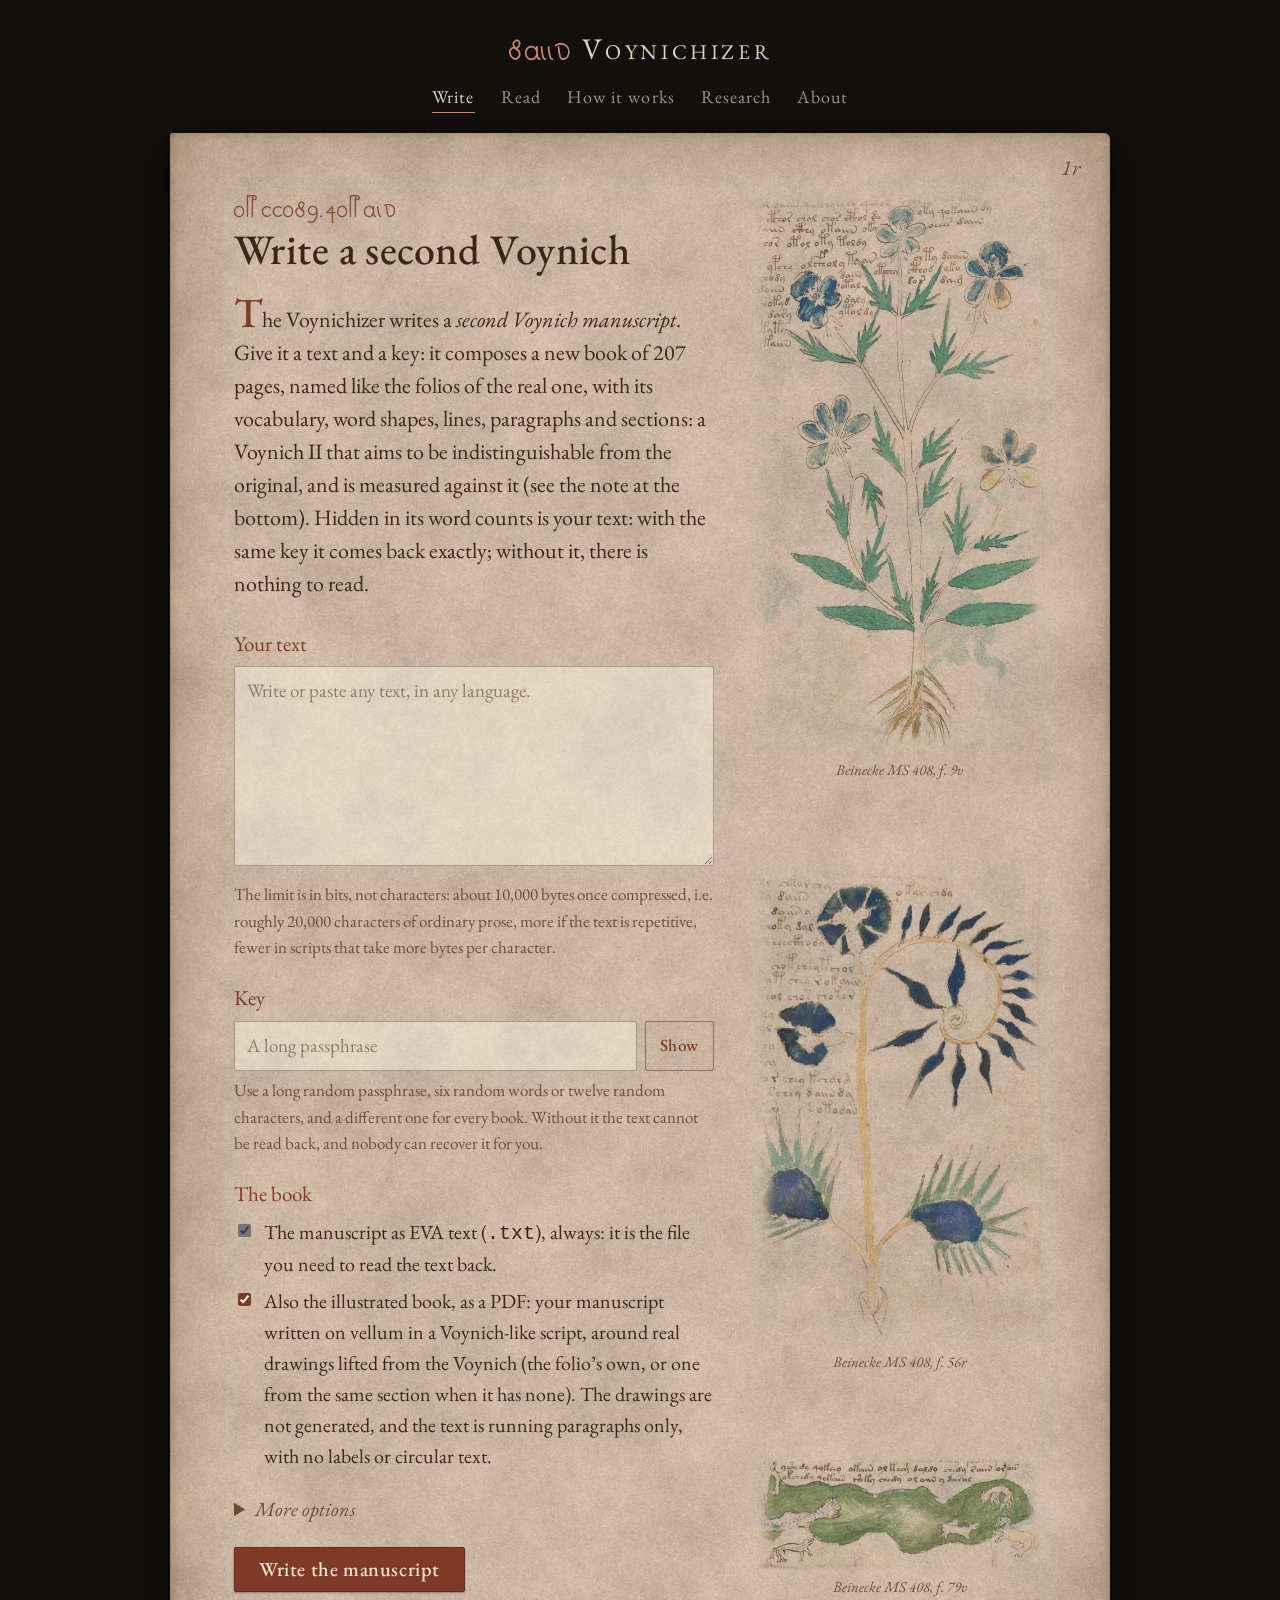
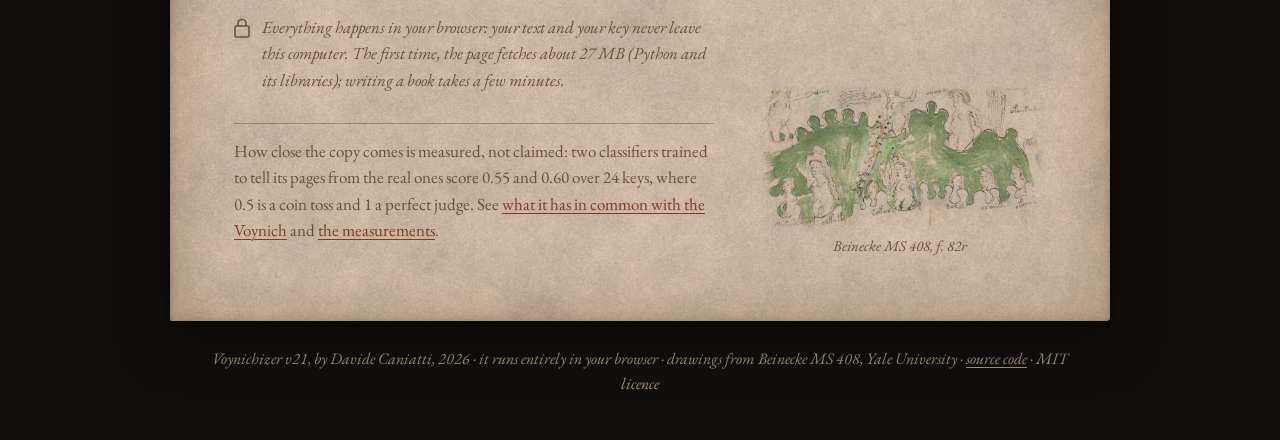
<file: index.html>
<!doctype html>
<html lang="en">
<head>
<meta charset="utf-8">
<meta name="viewport" content="width=device-width, initial-scale=1">
<title>Voynichizer: hide a text in a second Voynich manuscript</title>
<meta name="author" content="Davide Caniatti">
<meta name="description" content="Write a second Voynich manuscript: hide any text in a 207-page Voynich-like book, in EVA and in a Voynich-like script, and read it back exactly with the key. Free, and it runs entirely in your browser.">
<link rel="canonical" href="https://voynichizer.com/">
<link rel="icon" href="favicon.svg" type="image/svg+xml">
<link rel="icon" href="favicon.ico" sizes="16x16 32x32 48x48">
<link rel="apple-touch-icon" href="apple-touch-icon.png">
<meta property="og:type" content="website">
<meta property="og:site_name" content="Voynichizer">
<meta property="og:locale" content="en_GB">
<meta property="og:title" content="Voynichizer: hide a text in a second Voynich manuscript">
<meta property="og:description" content="Write a second Voynich manuscript: hide any text in a 207-page Voynich-like book, in EVA and in a Voynich-like script, and read it back exactly with the key. Free, and it runs entirely in your browser.">
<meta property="og:url" content="https://voynichizer.com/">
<meta property="og:image" content="https://voynichizer.com/preview.jpg">
<meta property="og:image:secure_url" content="https://voynichizer.com/preview.jpg">
<meta property="og:image:type" content="image/jpeg">
<meta property="og:image:width" content="1200">
<meta property="og:image:height" content="630">
<meta property="og:image:alt" content="A plant with blue flowers from the Voynich manuscript, beside the title: Voynichizer, write a second Voynich manuscript">
<meta name="twitter:card" content="summary_large_image">
<meta name="twitter:image" content="https://voynichizer.com/preview.jpg">
<link rel="stylesheet" href="css/site.css">
<link rel="preload" href="engine/v21/VoynichizzatoreEVA.ttf" as="font" type="font/ttf" crossorigin>
<script type="module" src="js/write.js"></script>
<script type="application/ld+json">{"@context":"https://schema.org","@graph":[{"@type":"WebSite","@id":"https://voynichizer.com/#sito","url":"https://voynichizer.com/","name":"Voynichizer","inLanguage":"en","description":"Write a second Voynich manuscript: hide any text in a 207-page Voynich-like book, in EVA and in a Voynich-like script, and read it back exactly with the key. Free, and it runs entirely in your browser.","author":{"@id":"https://voynichizer.com/#autore"},"publisher":{"@id":"https://voynichizer.com/#autore"}},{"@type":"Person","@id":"https://voynichizer.com/#autore","name":"Davide Caniatti","url":"https://voynichizer.com/about.html","sameAs":["https://github.com/AndreottiVIII"]},{"@type":"WebApplication","@id":"https://voynichizer.com/#programma","name":"Voynichizer","url":"https://voynichizer.com/","description":"Write a second Voynich manuscript: hide any text in a 207-page Voynich-like book, in EVA and in a Voynich-like script, and read it back exactly with the key. Free, and it runs entirely in your browser.","applicationCategory":"UtilitiesApplication","operatingSystem":"Any (runs in a web browser)","browserRequirements":"Requires JavaScript and WebAssembly","softwareVersion":"21","isAccessibleForFree":true,"offers":{"@type":"Offer","price":"0","priceCurrency":"EUR"},"license":"https://opensource.org/licenses/MIT","image":"https://voynichizer.com/preview.jpg","author":{"@id":"https://voynichizer.com/#autore"},"isBasedOn":{"@id":"https://voynichizer.com/#codice"},"subjectOf":{"@id":"https://voynichizer.com/research.html#paper"}},{"@type":"SoftwareSourceCode","@id":"https://voynichizer.com/#codice","name":"voynichizzatore","codeRepository":"https://github.com/AndreottiVIII/voynichizzatore","programmingLanguage":"Python","license":"https://opensource.org/licenses/MIT","author":{"@id":"https://voynichizer.com/#autore"}}]}</script>
</head>
<body>
<header class="masthead" id="top">
  <a class="title" href="./"><span class="mark" aria-hidden="true" data-nosnippet>daiin</span>Voynichizer</a>
  <nav aria-label="Pages">
    <a href="./" aria-current="page">Write</a><a href="read.html">Read</a><a href="how.html">How it works</a><a href="research.html">Research</a><a href="about.html">About</a>
  </nav>
</header>

<main class="folio">
  <div class="folio-no" data-nosnippet>1r</div>
  <div class="spread">
    <div class="text">
      <span class="tag" aria-hidden="true" data-nosnippet>okeeody.qokain</span>
      <h1>Write a second Voynich</h1>
      <p class="lead">The Voynichizer writes a <em>second Voynich manuscript</em>. Give it a text and a key: it composes a
        new book of 207 pages, named like the folios of the real one, with its vocabulary, word shapes, lines,
        paragraphs and sections: a Voynich II that aims to be indistinguishable from the original, and is measured
        against it (see the note at the bottom). Hidden in its word counts is your text: with the same key it comes back
        exactly; without it, there is nothing to read.</p>

      <form id="form" novalidate>
        <div class="field">
          <label for="text">Your text</label>
          <textarea id="text" spellcheck="false" placeholder="Write or paste any text, in any language."></textarea>
          <div class="hint" id="text-hint">The limit is in bits, not characters: about 10,000 bytes once compressed, i.e. roughly 20,000 characters of ordinary prose, more if the text is repetitive, fewer in scripts that take more bytes per character.</div>
        </div>
        <div class="field">
          <label for="key">Key</label>
          <div class="key-row">
            <input id="key" type="password" autocomplete="off" spellcheck="false" placeholder="A long passphrase">
            <button type="button" class="btn secondary small" id="show-key" aria-pressed="false">Show</button>
          </div>
          <div class="hint" id="key-hint">Use a long random passphrase, six random words or twelve random characters,
            and a different one for every book. Without it the text cannot be read back, and nobody can recover it for
            you.</div>
        </div>
        <div class="field">
          <span class="label">The book</span>
          <label class="check"><input type="checkbox" checked disabled>
            <span>The manuscript as EVA text (<code>.txt</code>), always: it is the file you need to read the text back.</span></label>
          <label class="check"><input type="checkbox" id="want-pdf" checked>
            <span>Also the illustrated book, as a PDF: your manuscript written on vellum in a Voynich-like script,
              around real drawings lifted from the Voynich (the folio’s own, or one from the same section when it has
              none). The drawings are not generated, and the text is running paragraphs only, with no labels or circular
              text.</span></label>
        </div>
        <details>
          <summary>More options</summary>
          <label class="check"><input type="checkbox" id="empty">
            <span>A book with no message (the text is ignored). Without the key it cannot be told apart from a book that
              carries one: a classifier trained to separate them scores AUC 0.506, that is, it guesses.</span></label>
        </details>
        <div class="actions"><button class="btn" id="go" type="submit">Write the manuscript</button></div>
        <div class="message error" id="error" role="alert" hidden></div>
        <p class="privacy">
          <svg width="16" height="20" viewBox="0 0 16 20" aria-hidden="true"><rect x="1" y="8" width="14" height="11" rx="1.5" fill="none" stroke="currentColor" stroke-width="1.6"/><path d="M4 8 V5.5 a4 4 0 0 1 8 0 V8" fill="none" stroke="currentColor" stroke-width="1.6"/></svg>
          <span>Everything happens in your browser: your text and your key never leave this computer. The first time,
            the page fetches about 27&nbsp;MB (Python and its libraries); writing a book takes a few minutes.</span>
        </p>
        <p class="note" id="mobile-note" hidden>On a phone this may not work: writing a book needs about 500&nbsp;MB of
          memory. A computer is better.</p>
      </form>

      <section id="scriptorium" class="scriptorium" hidden>
        <div class="desk" id="desk" aria-hidden="true">
          <div class="sheet"><div class="lines"></div><div class="folio-label"></div></div>
          <figure class="desk-real" id="desk-real" hidden><img id="desk-img" alt=""><figcaption id="desk-cap"></figcaption></figure>
        </div>
        <p class="caption" id="caption" aria-live="polite">Sharpening the quill…</p>
        <div class="progress" role="progressbar" aria-label="Progress" aria-valuemin="0" aria-valuemax="100" id="progress"><div id="bar"></div></div>
        <p class="meta" id="meta">&nbsp;</p>
        <div class="actions" style="justify-content:center"><button class="btn secondary small" id="cancel" type="button">Stop</button></div>
      </section>
      <p class="note closing">How close the copy comes is measured, not claimed: two classifiers trained to tell its pages
        from the real ones score 0.55 and 0.60 over 24 keys, where 0.5 is a coin toss and 1 a perfect judge. See <a href="how.html#second">what it has in
        common with the Voynich</a> and <a href="how.html#measures">the measurements</a>.</p>
    </div>
    <div class="side">
      <figure class="illus">
        <img src="img/herbal-f9v.jpg" width="520" height="1000" alt="A plant with blue flowers, from the herbal section of the Voynich manuscript">
        <figcaption>Beinecke MS 408, f. 9v</figcaption>
      </figure>
    </div>
  </div>

  <section id="result" hidden>
    <h2>The manuscript is written</h2>
    <p id="summary"></p>
    <details class="tech">
      <summary>Technical details</summary>
      <div class="table-wrap"><table id="tech-table"></table></div>
    </details>
    <div class="downloads">
      <div class="download">
        <div><strong>The manuscript, in EVA</strong><p class="note">Keep this file: it is the one you need to read the text back. <span id="txt-name"></span></p></div>
        <a class="btn" id="dl-txt" download="voynichizer-manuscript.txt" href="#" data-goatcounter-click="download-manuscript-txt" data-goatcounter-title="Manuscript (.txt) downloaded">Download .txt</a>
      </div>
      <div class="download" id="pdf-row" hidden>
        <div><strong>The illustrated book</strong><p class="note" id="pdf-note">Binding the book…</p></div>
        <a class="btn secondary" id="dl-pdf" download="voynichizer-book.pdf" href="#" hidden data-goatcounter-click="download-book-pdf" data-goatcounter-title="Illustrated book (PDF) downloaded">Download PDF</a>
      </div>
    </div>
    <div class="viewer">
      <div class="viewer-bar">
        <div class="nav">
          <button class="btn secondary small" id="prev" type="button" aria-label="Previous folio">‹</button>
          <select id="folio" aria-label="Folio"></select>
          <button class="btn secondary small" id="next" type="button" aria-label="Next folio">›</button>
        </div>
        <div class="toggle" role="group" aria-label="Script">
          <button type="button" id="mode-script" aria-pressed="true">Script</button><button type="button" id="mode-eva" aria-pressed="false">EVA</button>
        </div>
      </div>
      <div class="pair">
        <div class="page" id="page"></div>
        <figure class="real" id="real">
          <a id="real-link" target="_blank" rel="noopener"><img id="real-img" alt=""></a>
          <figcaption id="real-cap"></figcaption>
        </figure>
      </div>
    </div>
    <div class="actions" style="justify-content:center;margin-top:28px"><button class="btn secondary" id="again" type="button">Write another</button></div>
  </section>
</main>

<a class="totop" href="#top" aria-label="Back to the top" hidden>↑</a>
<script data-goatcounter="https://voynich.goatcounter.com/count" async src="https://gc.zgo.at/count.js"></script>
<script src="js/top.js" defer></script>
<script src="js/margins.js" defer></script>

<footer class="colophon">
  Voynichizer v21, by Davide Caniatti, 2026 · it runs entirely in your browser · drawings from Beinecke MS 408, Yale University ·
  <a href="https://github.com/AndreottiVIII/voynichizzatore">source code</a> · MIT licence
</footer>
</body>
</html>
</file>
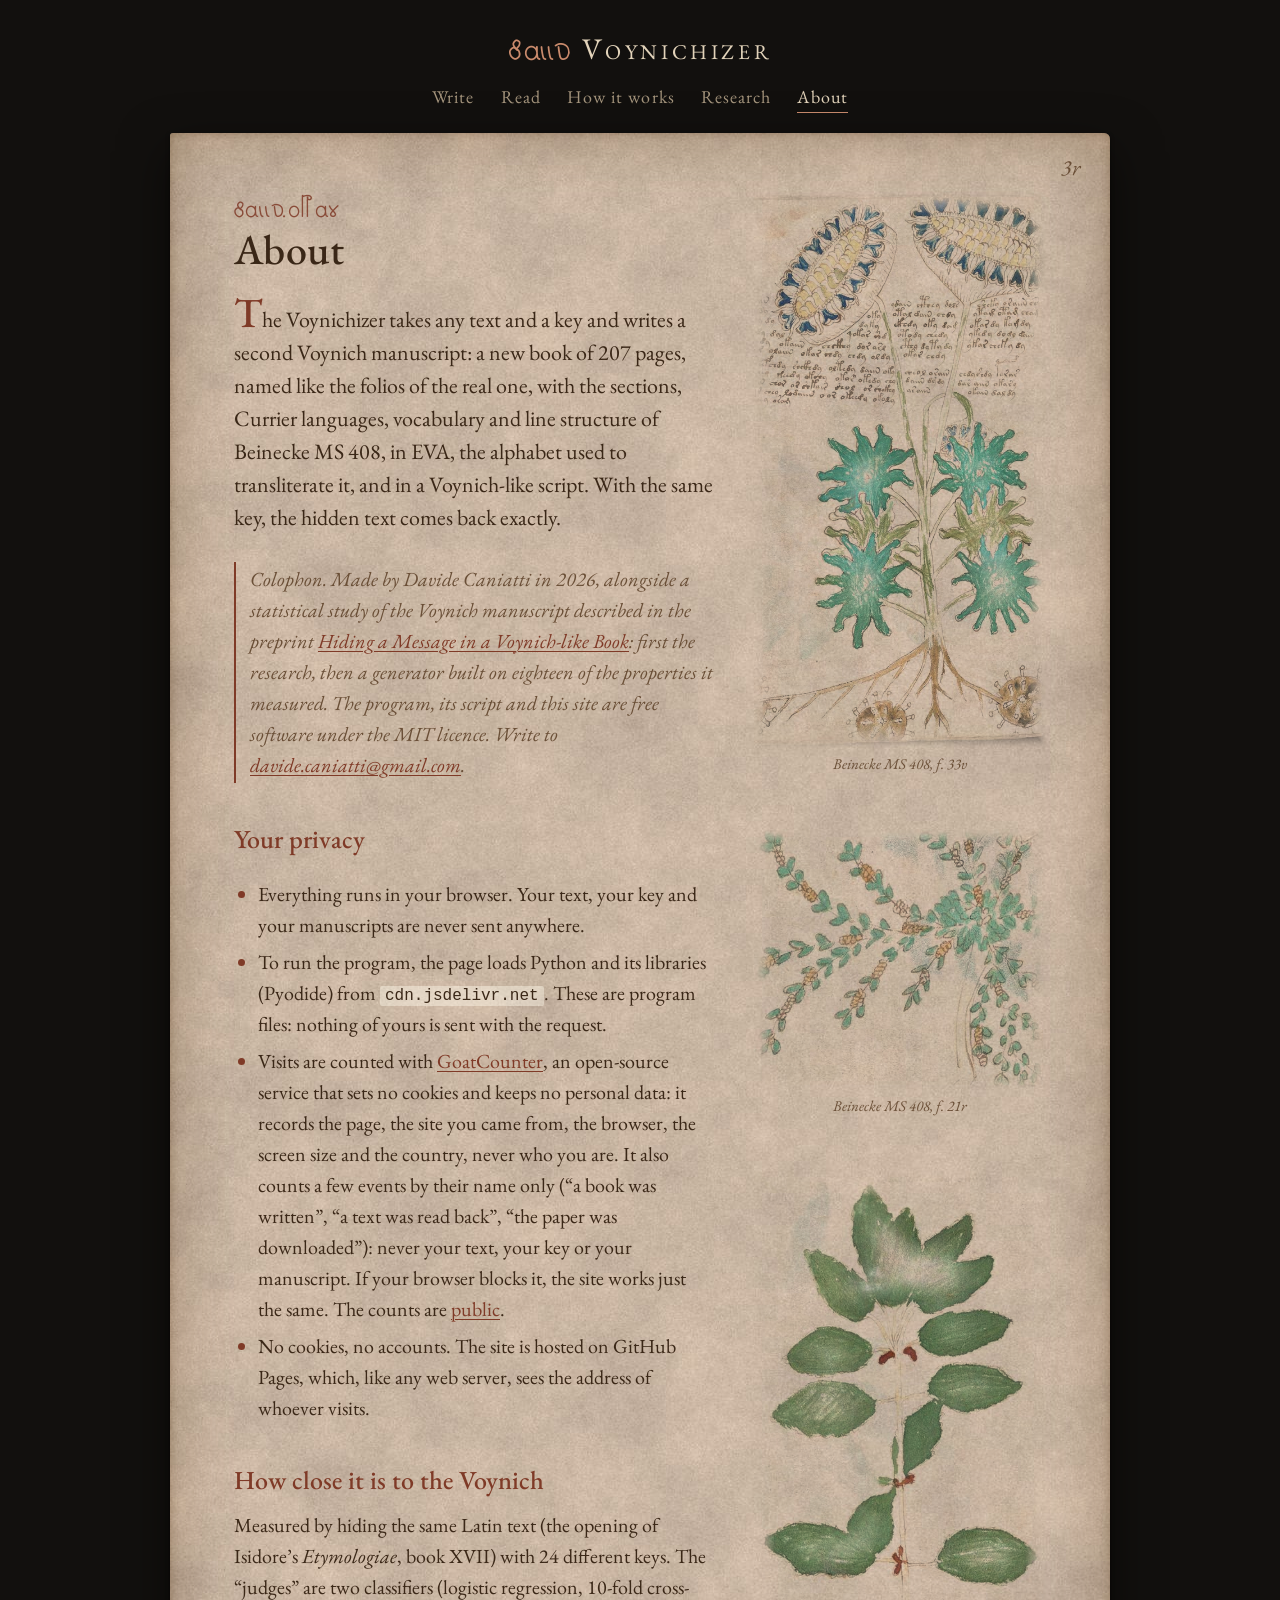
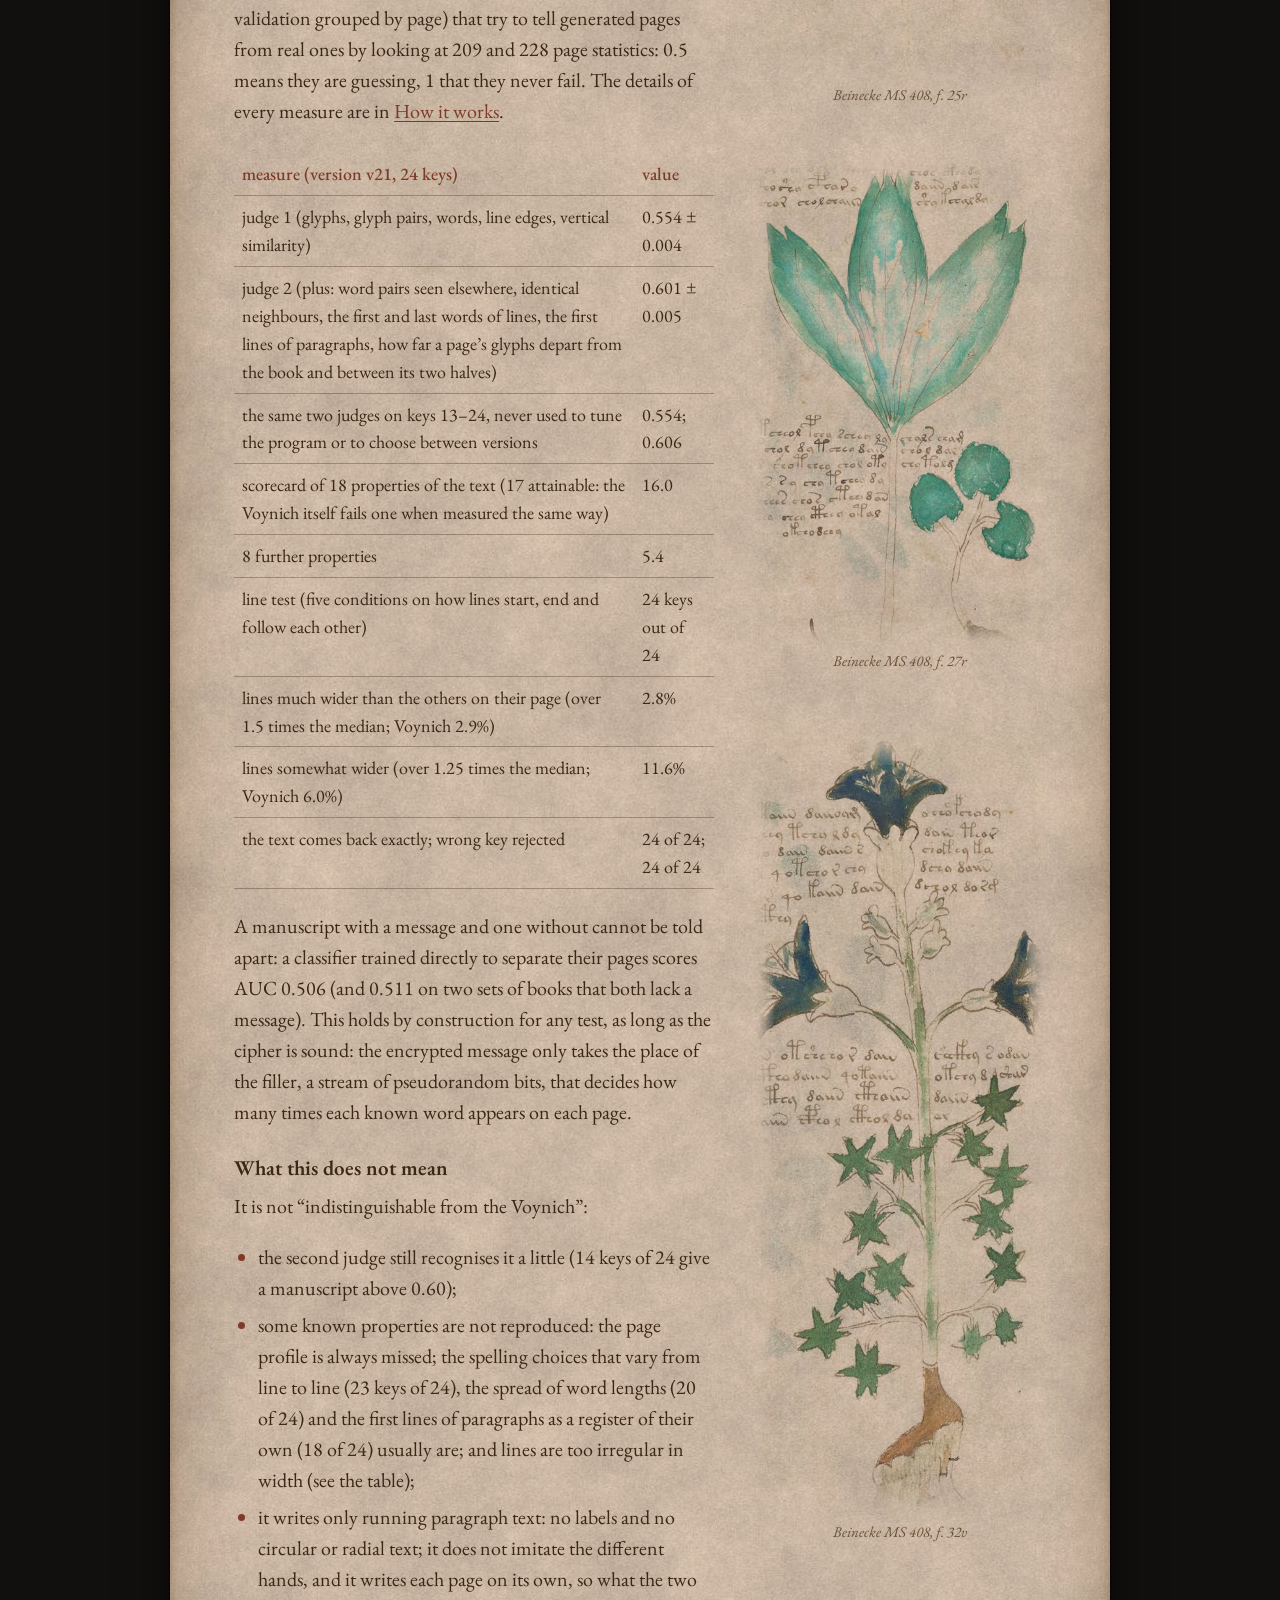
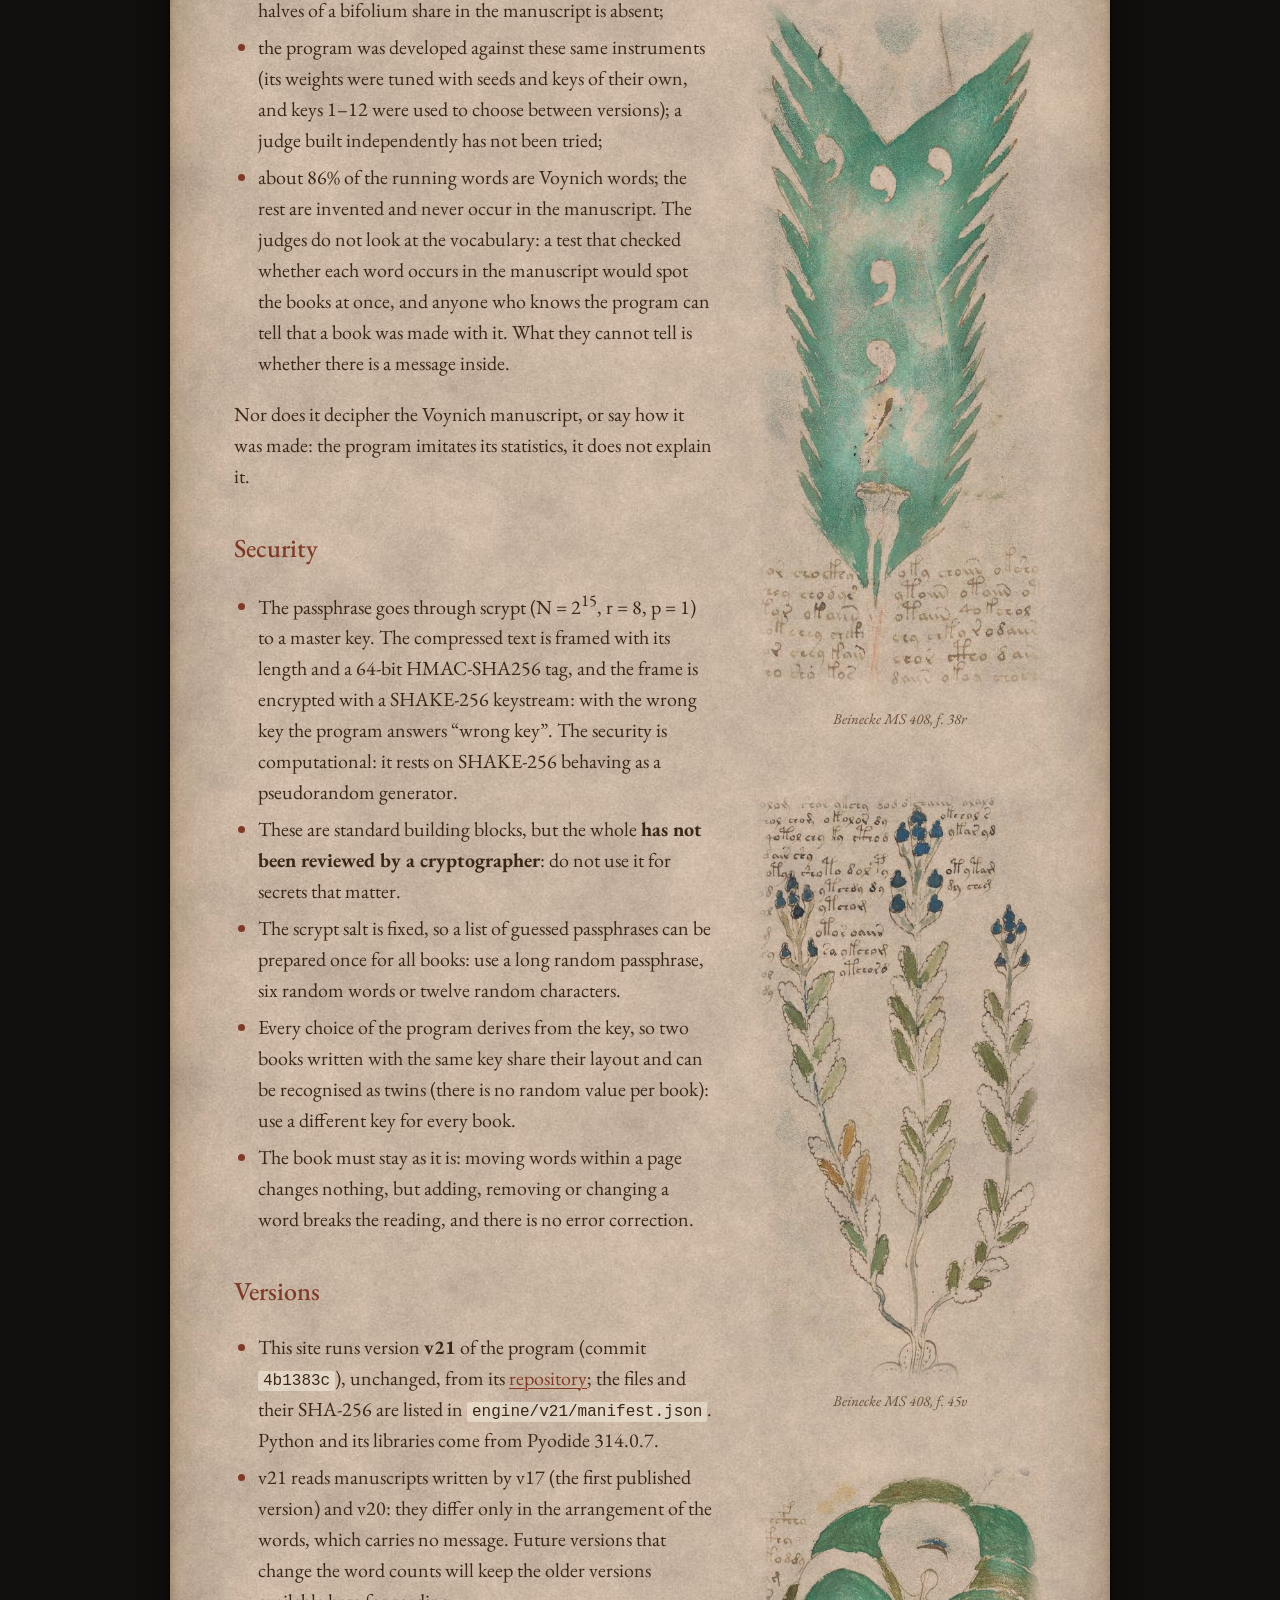
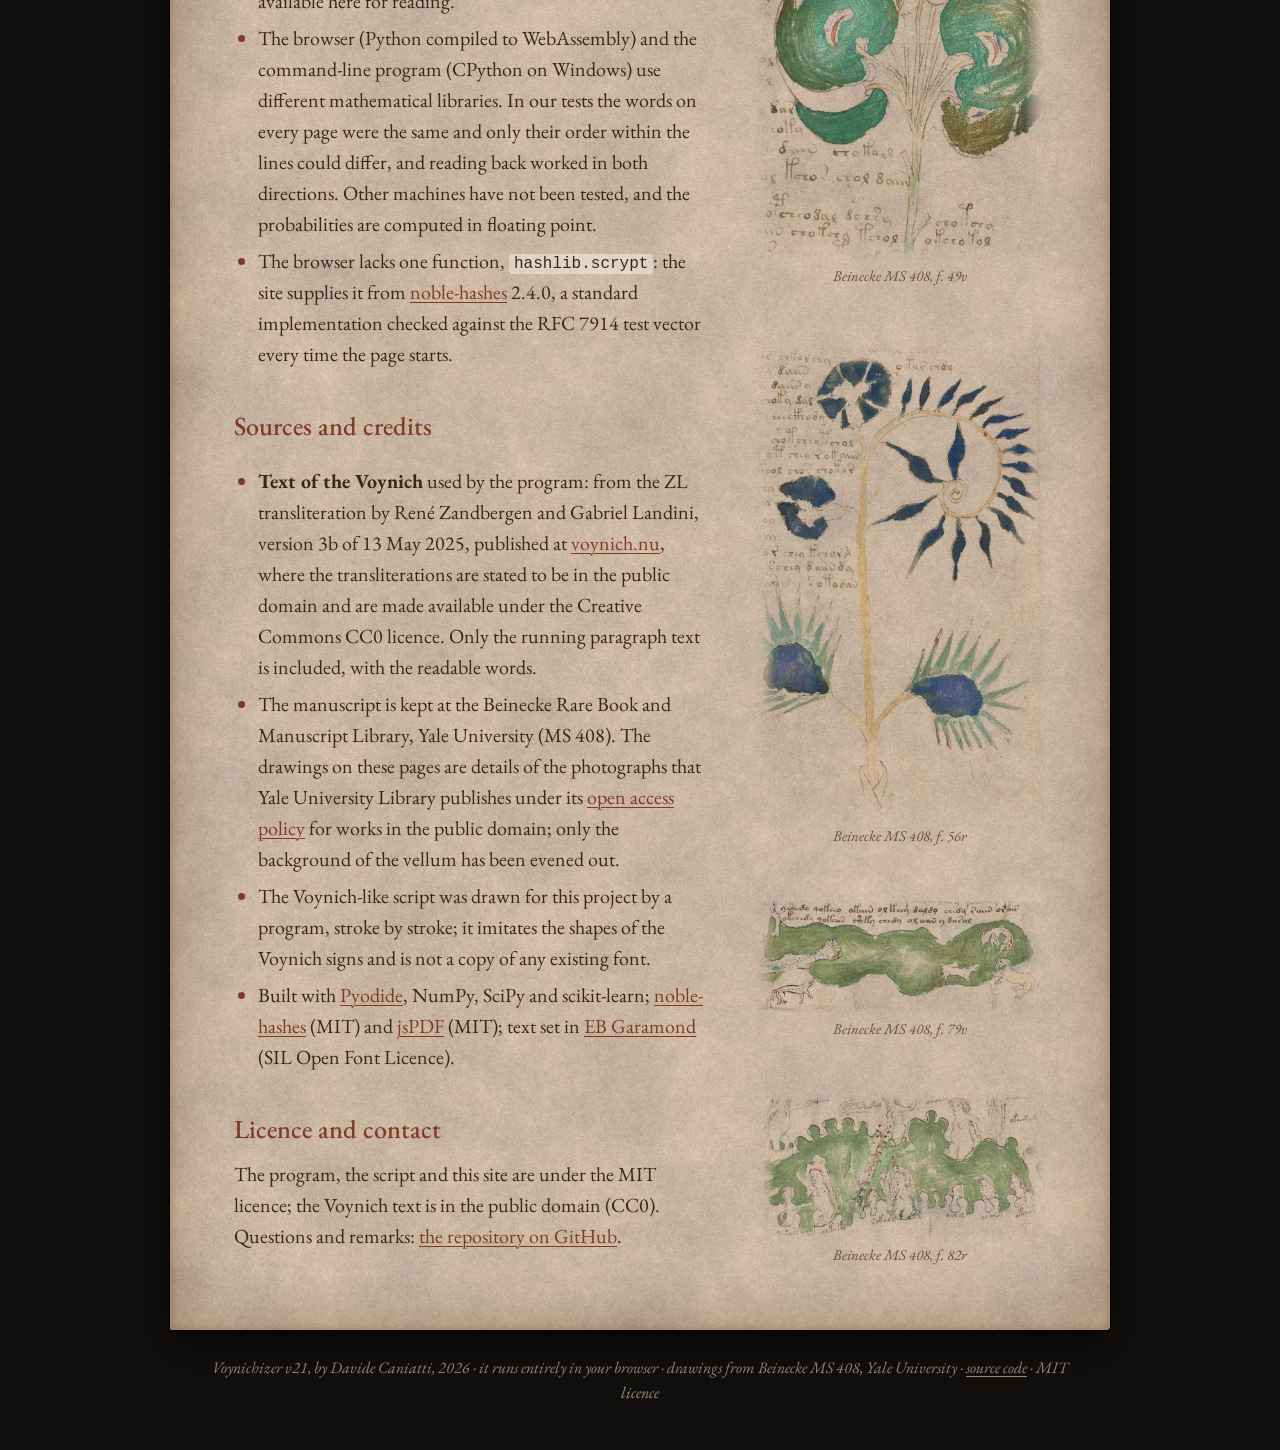
<file: about.html>
<!doctype html>
<html lang="en">
<head>
<meta charset="utf-8">
<meta name="viewport" content="width=device-width, initial-scale=1">
<title>About the Voynichizer: privacy, security, versions and credits | Voynichizer</title>
<meta name="author" content="Davide Caniatti">
<meta name="description" content="What the Voynichizer is and is not: how close it comes to the Voynich manuscript, privacy, security, versions, sources and credits.">
<link rel="canonical" href="https://voynichizer.com/about.html">
<link rel="icon" href="favicon.svg" type="image/svg+xml">
<link rel="icon" href="favicon.ico" sizes="16x16 32x32 48x48">
<link rel="apple-touch-icon" href="apple-touch-icon.png">
<meta property="og:type" content="website">
<meta property="og:site_name" content="Voynichizer">
<meta property="og:locale" content="en_GB">
<meta property="og:title" content="About the Voynichizer: privacy, security, versions and credits | Voynichizer">
<meta property="og:description" content="What the Voynichizer is and is not: how close it comes to the Voynich manuscript, privacy, security, versions, sources and credits.">
<meta property="og:url" content="https://voynichizer.com/about.html">
<meta property="og:image" content="https://voynichizer.com/preview.jpg">
<meta property="og:image:secure_url" content="https://voynichizer.com/preview.jpg">
<meta property="og:image:type" content="image/jpeg">
<meta property="og:image:width" content="1200">
<meta property="og:image:height" content="630">
<meta property="og:image:alt" content="A plant with blue flowers from the Voynich manuscript, beside the title: Voynichizer, write a second Voynich manuscript">
<meta name="twitter:card" content="summary_large_image">
<meta name="twitter:image" content="https://voynichizer.com/preview.jpg">
<link rel="stylesheet" href="css/site.css">
<script type="application/ld+json">{"@context":"https://schema.org","@graph":[{"@type":["WebPage","AboutPage"],"@id":"https://voynichizer.com/about.html","url":"https://voynichizer.com/about.html","name":"About the Voynichizer: privacy, security, versions and credits | Voynichizer","description":"What the Voynichizer is and is not: how close it comes to the Voynich manuscript, privacy, security, versions, sources and credits.","inLanguage":"en","isPartOf":{"@id":"https://voynichizer.com/#sito"},"author":{"@id":"https://voynichizer.com/#autore"}}]}</script>
</head>
<body>
<header class="masthead" id="top">
  <a class="title" href="./"><span class="mark" aria-hidden="true" data-nosnippet>daiin</span>Voynichizer</a>
  <nav aria-label="Pages">
    <a href="./">Write</a><a href="read.html">Read</a><a href="how.html">How it works</a><a href="research.html">Research</a><a href="about.html" aria-current="page">About</a>
  </nav>
</header>

<main class="folio prose">
  <div class="folio-no" data-nosnippet>3r</div>
  <div class="spread">
    <div class="text">
  <span class="tag" aria-hidden="true" data-nosnippet>daiin.okal</span>
  <h1>About</h1>
  <p class="lead">The Voynichizer takes any text and a key and writes a second Voynich manuscript: a new book of
    207 pages, named like the folios of the real one, with the sections, Currier languages, vocabulary and line structure
    of Beinecke MS 408, in EVA, the alphabet used to transliterate it, and in a Voynich-like script. With the same key, the
    hidden text comes back exactly.</p>

  <p class="colophon-note" id="colophon"><span class="rubric">Colophon.</span> Made by Davide Caniatti in 2026, alongside a
    statistical study of the Voynich manuscript described in the preprint <a href="research.html"><em>Hiding a Message in
    a Voynich-like Book</em></a>: first the research, then a generator built on eighteen of the properties it measured.
    The program, its script and this site are free software under the MIT licence. Write to
    <a class="mail" data-u="davide.caniatti" data-d="gmail.com" href="#colophon">davide.caniatti [at] gmail.com</a>.</p>

  <h2>Your privacy</h2>
  <ul>
    <li>Everything runs in your browser. Your text, your key and your manuscripts are never sent anywhere.</li>
    <li>To run the program, the page loads Python and its libraries (Pyodide) from <code>cdn.jsdelivr.net</code>.
      These are program files: nothing of yours is sent with the request.</li>
    <li>Visits are counted with <a href="https://www.goatcounter.com/">GoatCounter</a>, an open-source service that
      sets no cookies and keeps no personal data: it records the page, the site you came from, the browser, the screen
      size and the country, never who you are. It also counts a few events by their name only (“a book was written”,
      “a text was read back”, “the paper was downloaded”): never your text, your key or your manuscript. If your browser
      blocks it, the site works just the same. The counts are <a href="https://voynich.goatcounter.com/">public</a>.</li>
    <li>No cookies, no accounts. The site is hosted on GitHub Pages, which, like any web server, sees the address of
      whoever visits.</li>
  </ul>

  <h2>How close it is to the Voynich</h2>
  <p>Measured by hiding the same Latin text (the opening of Isidore’s <em>Etymologiae</em>, book XVII) with 24 different
    keys. The “judges” are two classifiers (logistic regression, 10-fold cross-validation grouped by page) that try to
    tell generated pages from real ones by looking at 209 and 228 page statistics: 0.5 means they are guessing, 1 that
    they never fail. The details of every measure are in <a href="how.html#measures">How it works</a>.</p>
  <div class="table-wrap"><table>
    <tr><th>measure (version v21, 24 keys)</th><th>value</th></tr>
    <tr><td>judge 1 (glyphs, glyph pairs, words, line edges, vertical similarity)</td><td>0.554 ± 0.004</td></tr>
    <tr><td>judge 2 (plus: word pairs seen elsewhere, identical neighbours, the first and last words of lines, the first
      lines of paragraphs, how far a page’s glyphs depart from the book and between its two halves)</td><td>0.601 ± 0.005</td></tr>
    <tr><td>the same two judges on keys 13–24, never used to tune the program or to choose between versions</td><td>0.554; 0.606</td></tr>
    <tr><td>scorecard of 18 properties of the text (17 attainable: the Voynich itself fails one when measured the same way)</td><td>16.0</td></tr>
    <tr><td>8 further properties</td><td>5.4</td></tr>
    <tr><td>line test (five conditions on how lines start, end and follow each other)</td><td>24 keys out of 24</td></tr>
    <tr><td>lines much wider than the others on their page (over 1.5 times the median; Voynich 2.9%)</td><td>2.8%</td></tr>
    <tr><td>lines somewhat wider (over 1.25 times the median; Voynich 6.0%)</td><td>11.6%</td></tr>
    <tr><td>the text comes back exactly; wrong key rejected</td><td>24 of 24; 24 of 24</td></tr>
  </table></div>
  <p>A manuscript with a message and one without cannot be told apart: a classifier trained directly to separate their
    pages scores AUC 0.506 (and 0.511 on two sets of books that both lack a message). This holds by construction for any
    test, as long as the cipher is sound: the encrypted message only takes the place of the filler, a stream of
    pseudorandom bits, that decides how many times each known word appears on each page.</p>

  <h3>What this does not mean</h3>
  <p>It is not “indistinguishable from the Voynich”:</p>
  <ul>
    <li>the second judge still recognises it a little (14 keys of 24 give a manuscript above 0.60);</li>
    <li>some known properties are not reproduced: the page profile is always missed; the spelling choices that vary from
      line to line (23 keys of 24), the spread of word lengths (20 of 24) and the first lines of paragraphs as a register
      of their own (18 of 24) usually are; and lines are too irregular in width (see the table);</li>
    <li>it writes only running paragraph text: no labels and no circular or radial text; it does not imitate the
      different hands, and it writes each page on its own, so what the two halves of a bifolium share in the manuscript is
      absent;</li>
    <li>the program was developed against these same instruments (its weights were tuned with seeds and keys of their
      own, and keys 1–12 were used to choose between versions); a judge built independently has not been tried;</li>
    <li>about 86% of the running words are Voynich words; the rest are invented and never occur in the manuscript. The
      judges do not look at the vocabulary: a test that checked whether each word occurs in the manuscript would spot the
      books at once, and anyone who knows the program can tell that a book was made with it. What they cannot tell is
      whether there is a message inside.</li>
  </ul>
  <p>Nor does it decipher the Voynich manuscript, or say how it was made: the program imitates its statistics, it does
    not explain it.</p>

  <h2>Security</h2>
  <ul>
    <li>The passphrase goes through scrypt (N = 2<sup>15</sup>, r = 8, p = 1) to a master key. The compressed text is
      framed with its length and a 64-bit HMAC-SHA256 tag, and the frame is encrypted with a SHAKE-256 keystream: with the
      wrong key the program answers “wrong key”. The security is computational: it rests on SHAKE-256 behaving as a
      pseudorandom generator.</li>
    <li>These are standard building blocks, but the whole <strong>has not been reviewed by a cryptographer</strong>: do
      not use it for secrets that matter.</li>
    <li>The scrypt salt is fixed, so a list of guessed passphrases can be prepared once for all books: use a long random
      passphrase, six random words or twelve random characters.</li>
    <li>Every choice of the program derives from the key, so two books written with the same key share their layout and
      can be recognised as twins (there is no random value per book): use a different key for every book.</li>
    <li>The book must stay as it is: moving words within a page changes nothing, but adding, removing or changing a word
      breaks the reading, and there is no error correction.</li>
  </ul>

  <h2>Versions</h2>
  <ul>
    <li>This site runs version <strong>v21</strong> of the program (commit <code>4b1383c</code>), unchanged, from its
      <a href="https://github.com/AndreottiVIII/voynichizzatore">repository</a>; the files and their SHA-256 are listed in
      <code>engine/v21/manifest.json</code>. Python and its libraries come from Pyodide 314.0.7.</li>
    <li>v21 reads manuscripts written by v17 (the first published version) and v20: they differ only in the arrangement of
      the words, which carries no message. Future versions that change the word counts will keep the older versions
      available here for reading.</li>
    <li>The browser (Python compiled to WebAssembly) and the command-line program (CPython on Windows) use different
      mathematical libraries. In our tests the words on every page were the same and only their order within the lines
      could differ, and reading back worked in both directions. Other machines have not been tested, and the
      probabilities are computed in floating point.</li>
    <li>The browser lacks one function, <code>hashlib.scrypt</code>: the site supplies it from
      <a href="https://github.com/paulmillr/noble-hashes">noble-hashes</a> 2.4.0, a standard implementation checked
      against the RFC 7914 test vector every time the page starts.</li>
  </ul>

  <h2>Sources and credits</h2>
  <ul>
    <li><strong>Text of the Voynich</strong> used by the program: from the ZL transliteration by René Zandbergen and
      Gabriel Landini, version 3b of 13 May 2025, published at <a href="https://www.voynich.nu/">voynich.nu</a>, where the
      transliterations are stated to be in the public domain and are made available under the Creative Commons CC0
      licence. Only the running paragraph text is included, with the readable words.</li>
    <li>The manuscript is kept at the Beinecke Rare Book and Manuscript Library, Yale University (MS 408). The
      drawings on these pages are details of the photographs that Yale University Library publishes under its
      <a href="https://news.yale.edu/2011/05/10/digital-images-yale-s-vast-cultural-collections-now-available-free">open
      access policy</a> for works in the public domain; only the background of the vellum has been evened out.</li>
    <li>The Voynich-like script was drawn for this project by a program, stroke by stroke; it imitates the shapes of the
      Voynich signs and is not a copy of any existing font.</li>
    <li>Built with <a href="https://pyodide.org/">Pyodide</a>, NumPy, SciPy and scikit-learn;
      <a href="https://github.com/paulmillr/noble-hashes">noble-hashes</a> (MIT) and
      <a href="https://github.com/parallax/jsPDF">jsPDF</a> (MIT); text set in
      <a href="https://github.com/octaviopardo/EBGaramond12">EB Garamond</a> (SIL Open Font Licence).</li>
  </ul>

  <h2>Licence and contact</h2>
  <p>The program, the script and this site are under the MIT licence; the Voynich text is in the public domain (CC0).
    Questions and remarks: <a href="https://github.com/AndreottiVIII/voynichizzatore/issues">the repository on GitHub</a>.</p>
    </div>
    <div class="side">
      <figure class="illus">
        <img src="img/herbal-f33v.jpg" width="520" height="991" alt="A plant with two large flower heads, from the herbal section of the Voynich manuscript">
        <figcaption>Beinecke MS 408, f. 33v</figcaption>
      </figure>
    </div>
  </div>
</main>

<a class="totop" href="#top" aria-label="Back to the top" hidden>↑</a>
<script data-goatcounter="https://voynich.goatcounter.com/count" async src="https://gc.zgo.at/count.js"></script>
<script src="js/top.js" defer></script>
<script src="js/margins.js" defer></script>

<footer class="colophon">
  Voynichizer v21, by Davide Caniatti, 2026 · it runs entirely in your browser · drawings from Beinecke MS 408, Yale University ·
  <a href="https://github.com/AndreottiVIII/voynichizzatore">source code</a> · MIT licence
</footer>
</body>
</html>
</file>
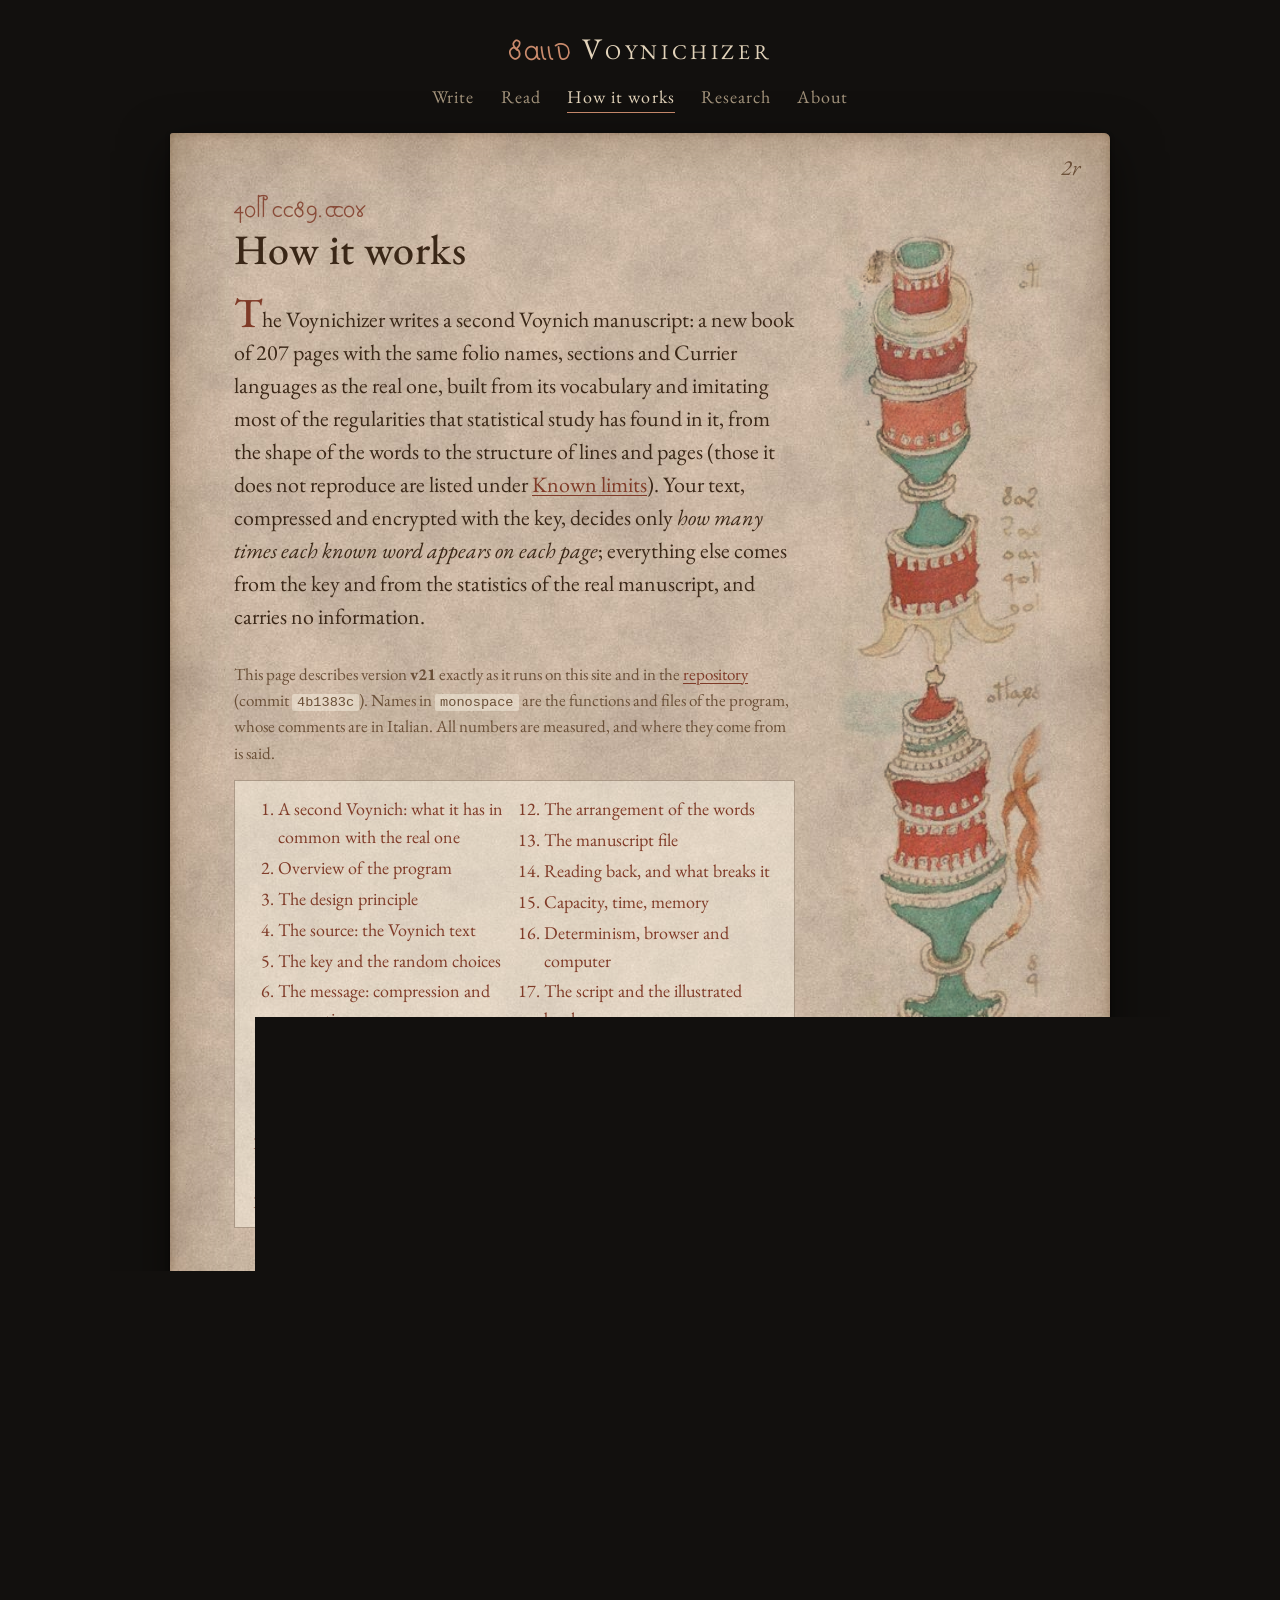
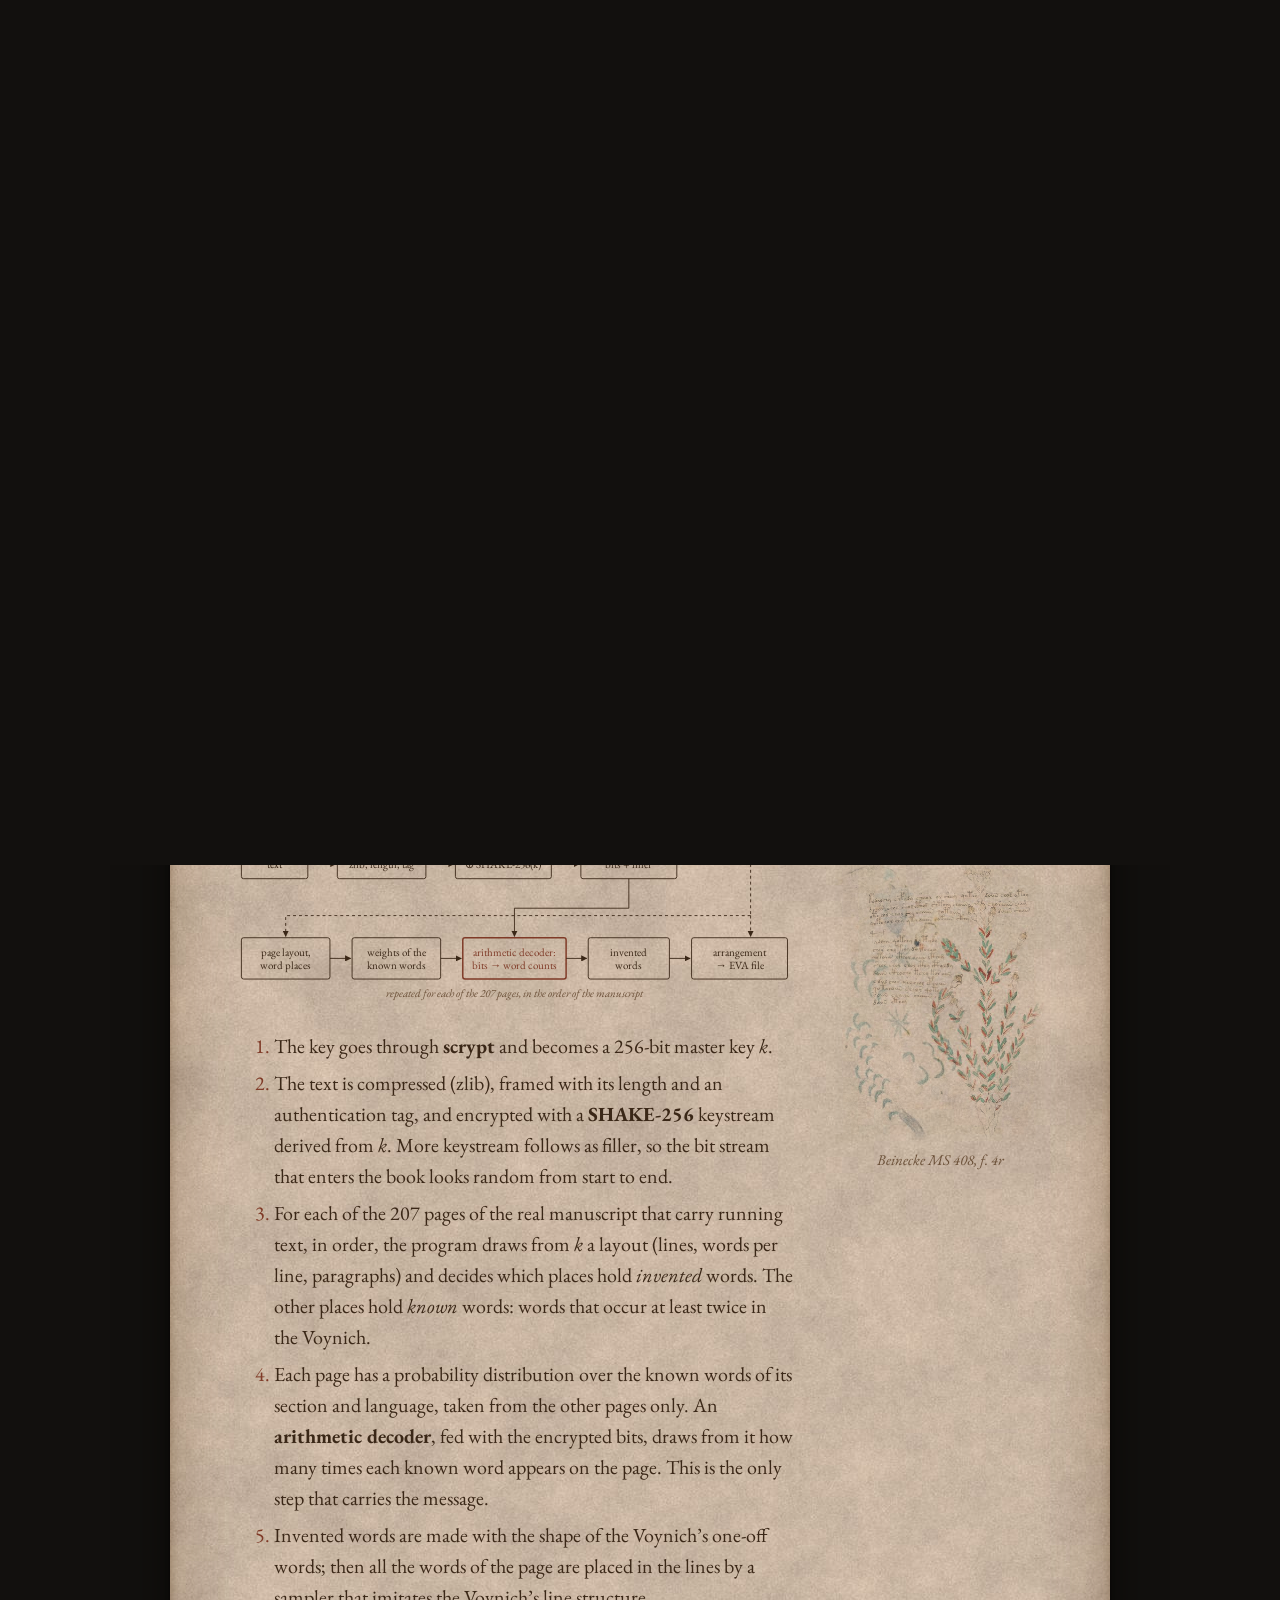
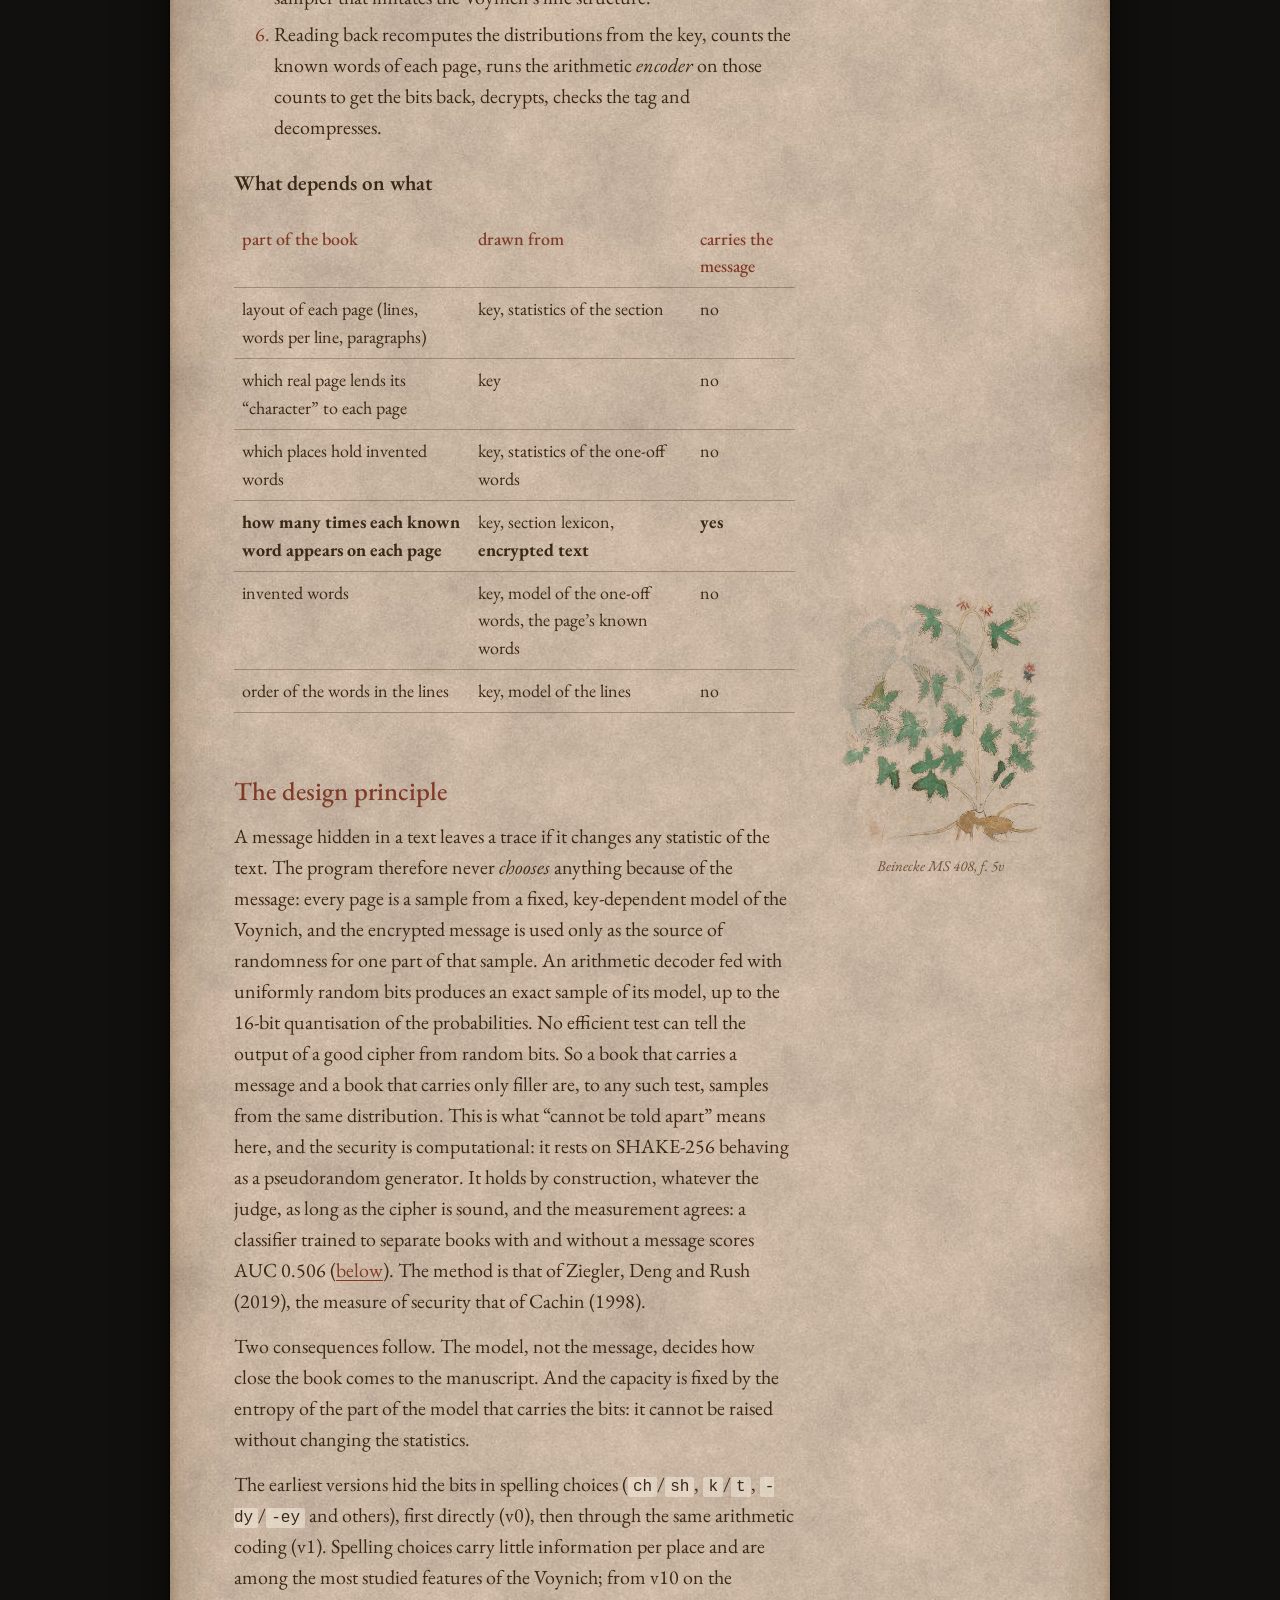
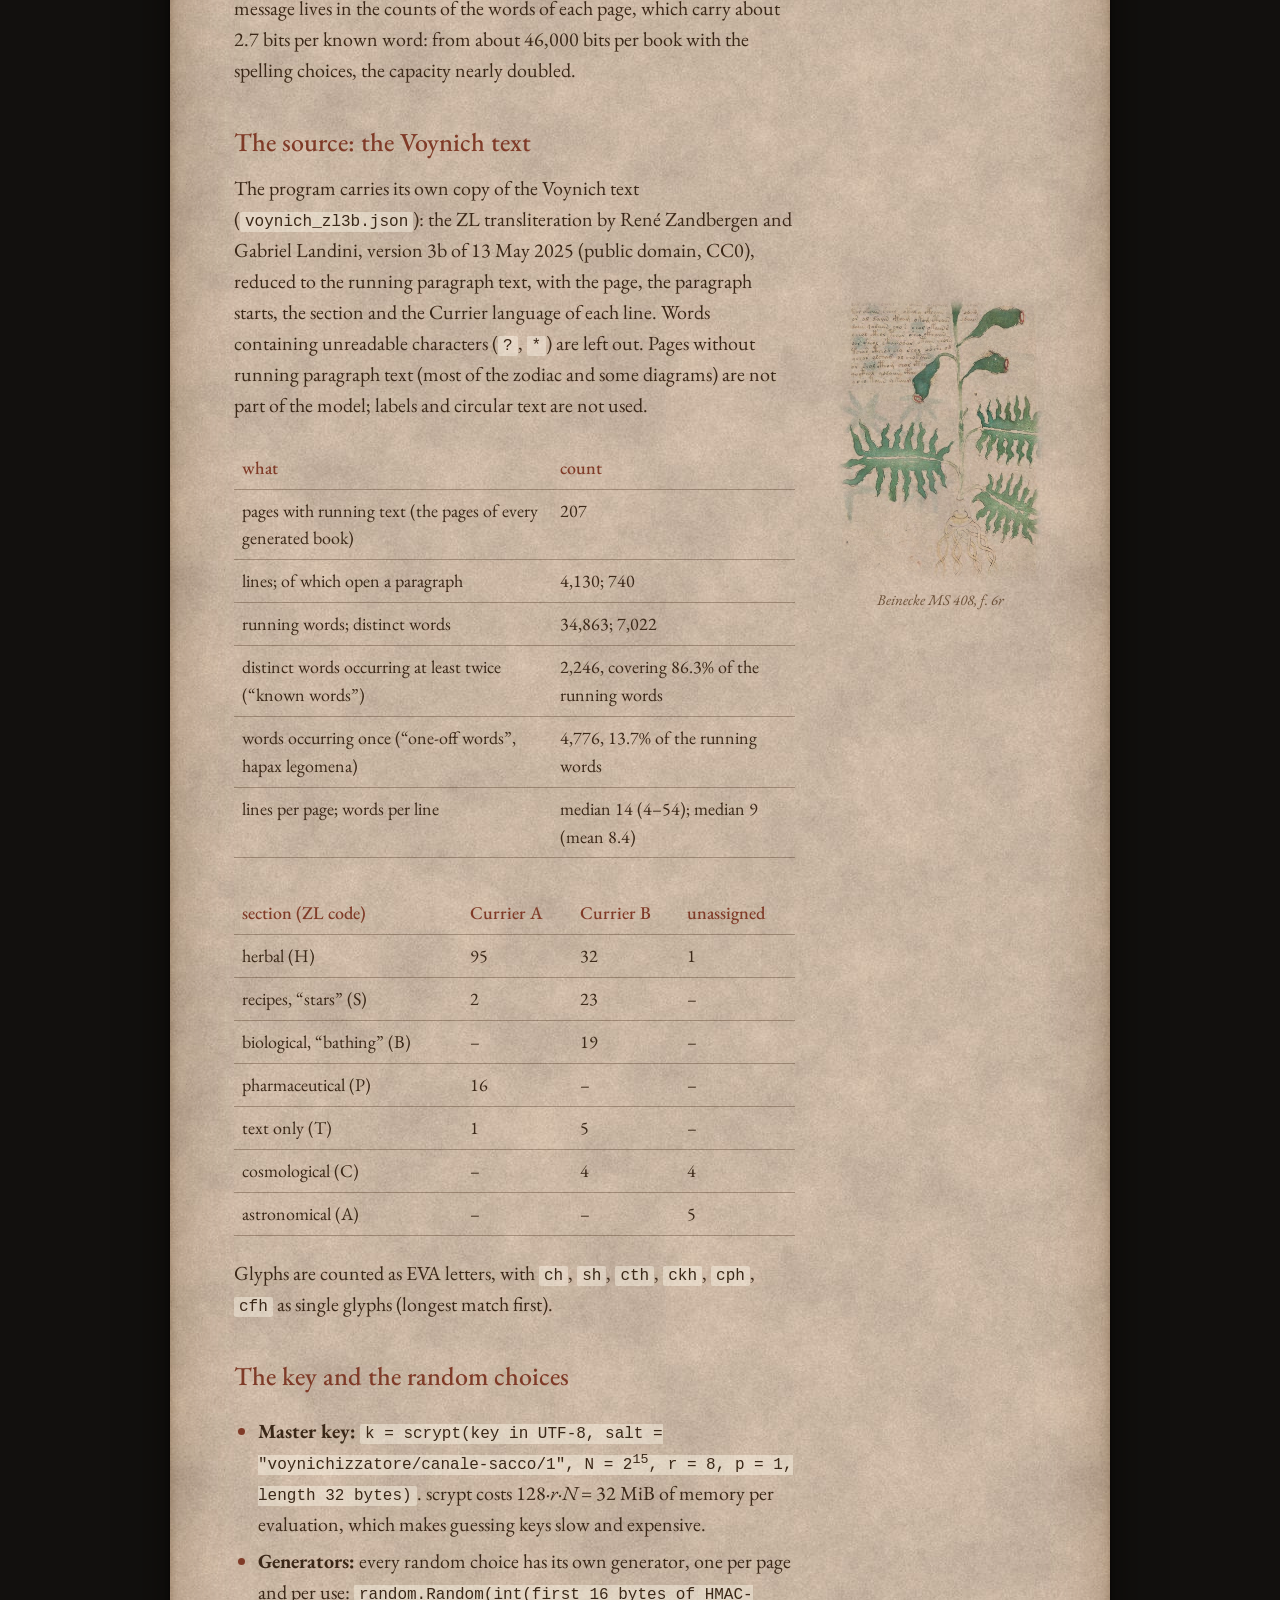
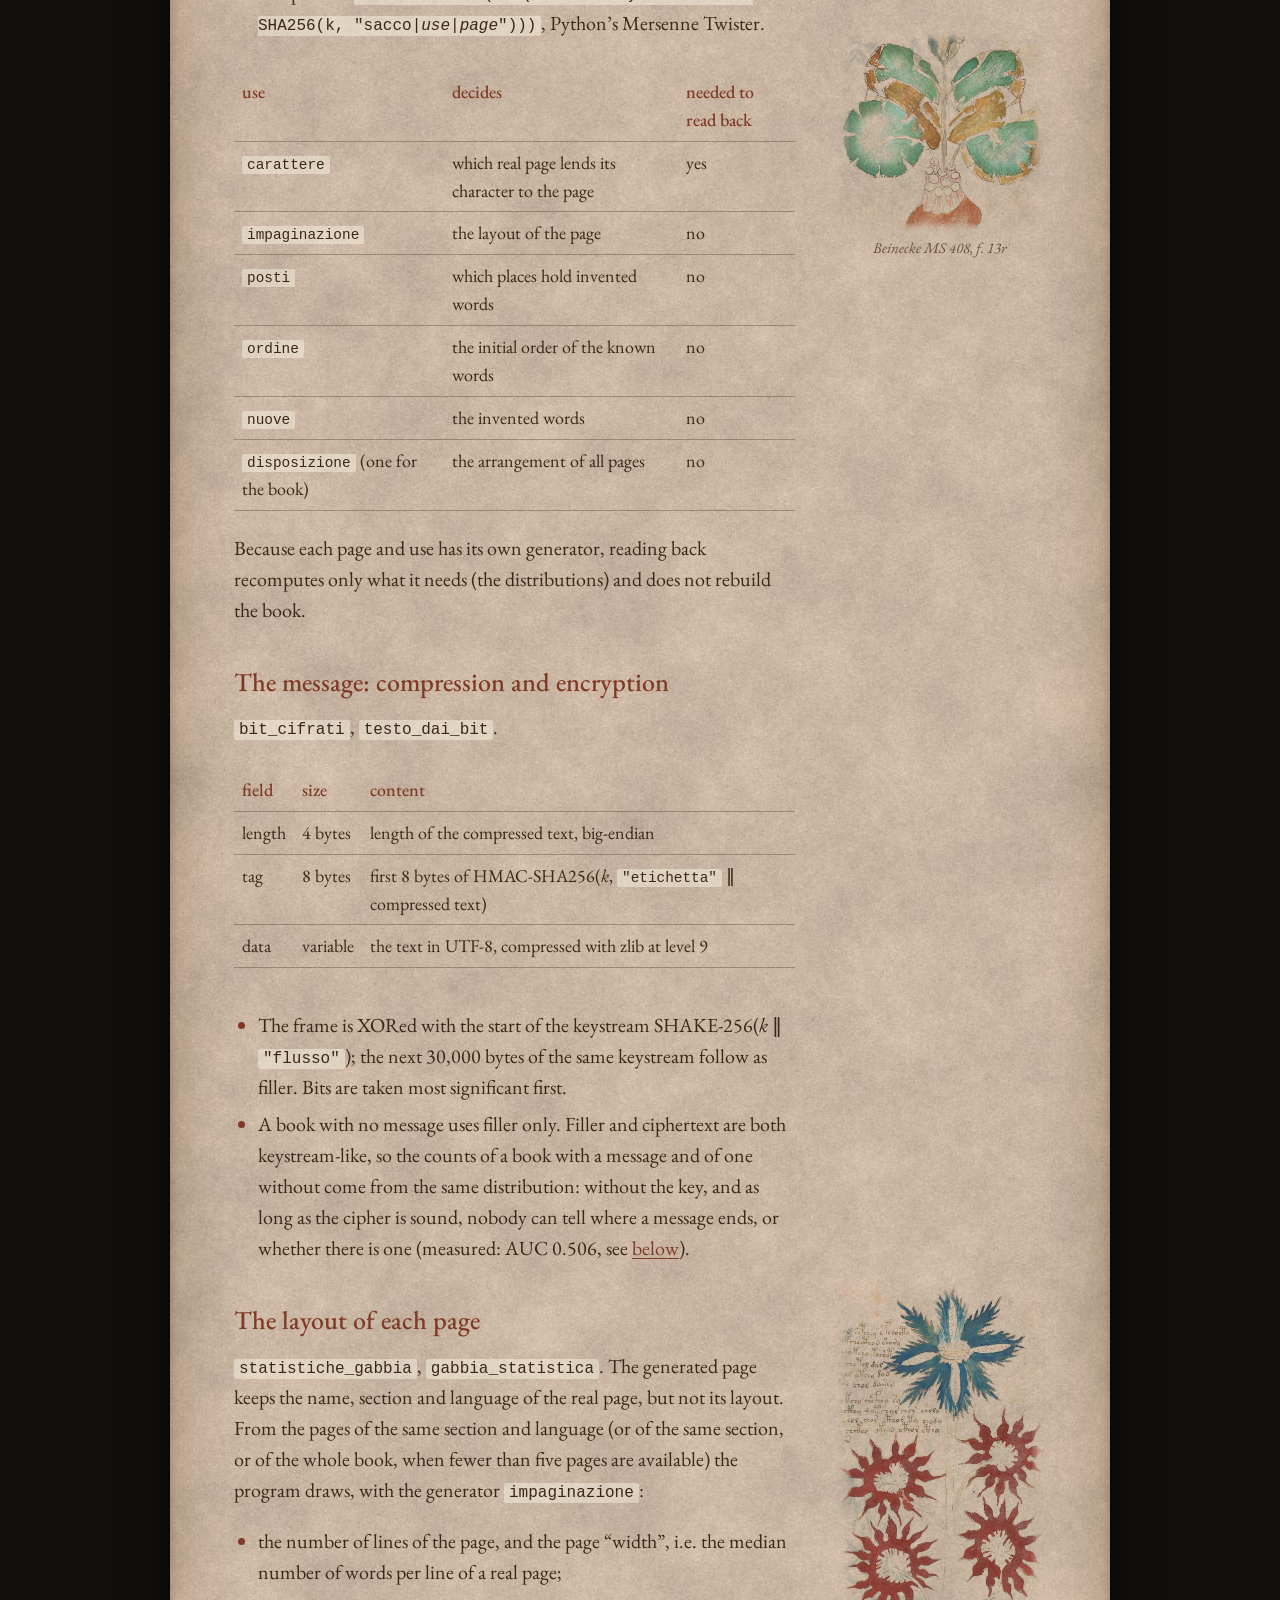
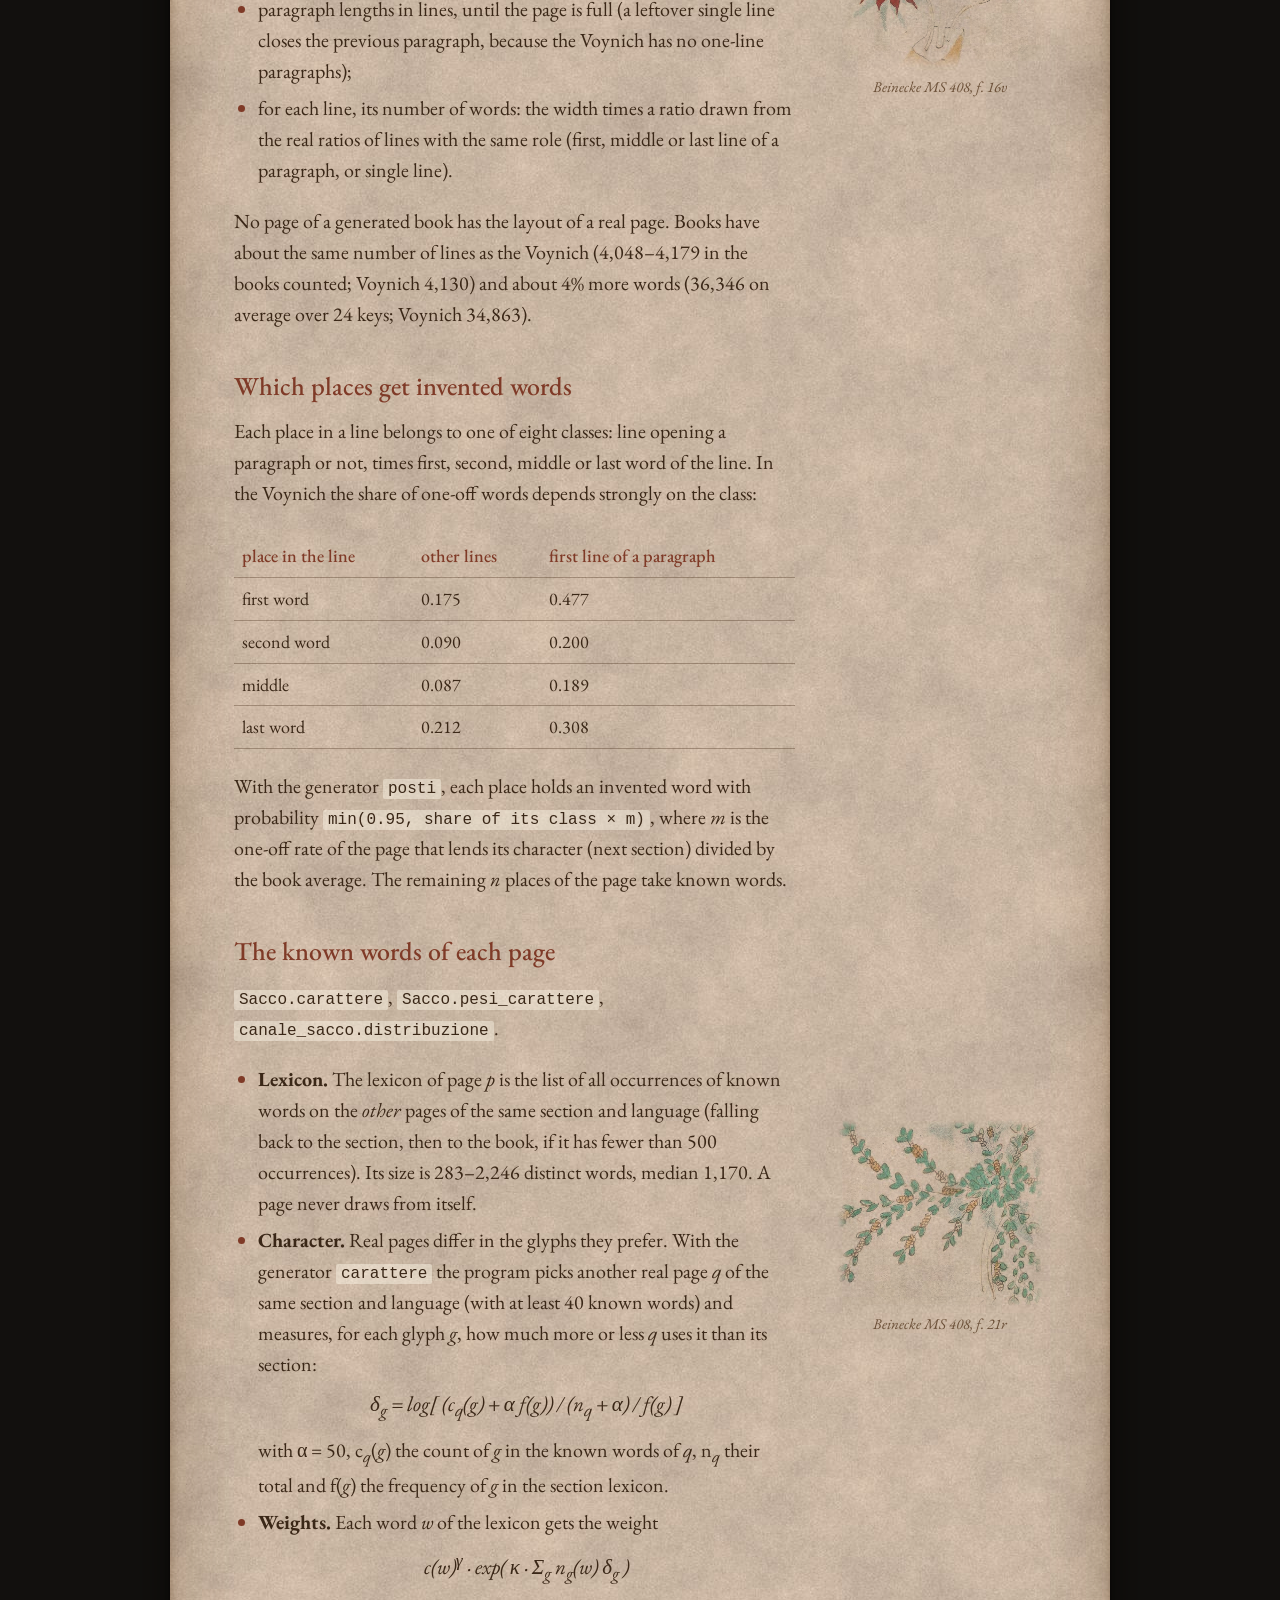
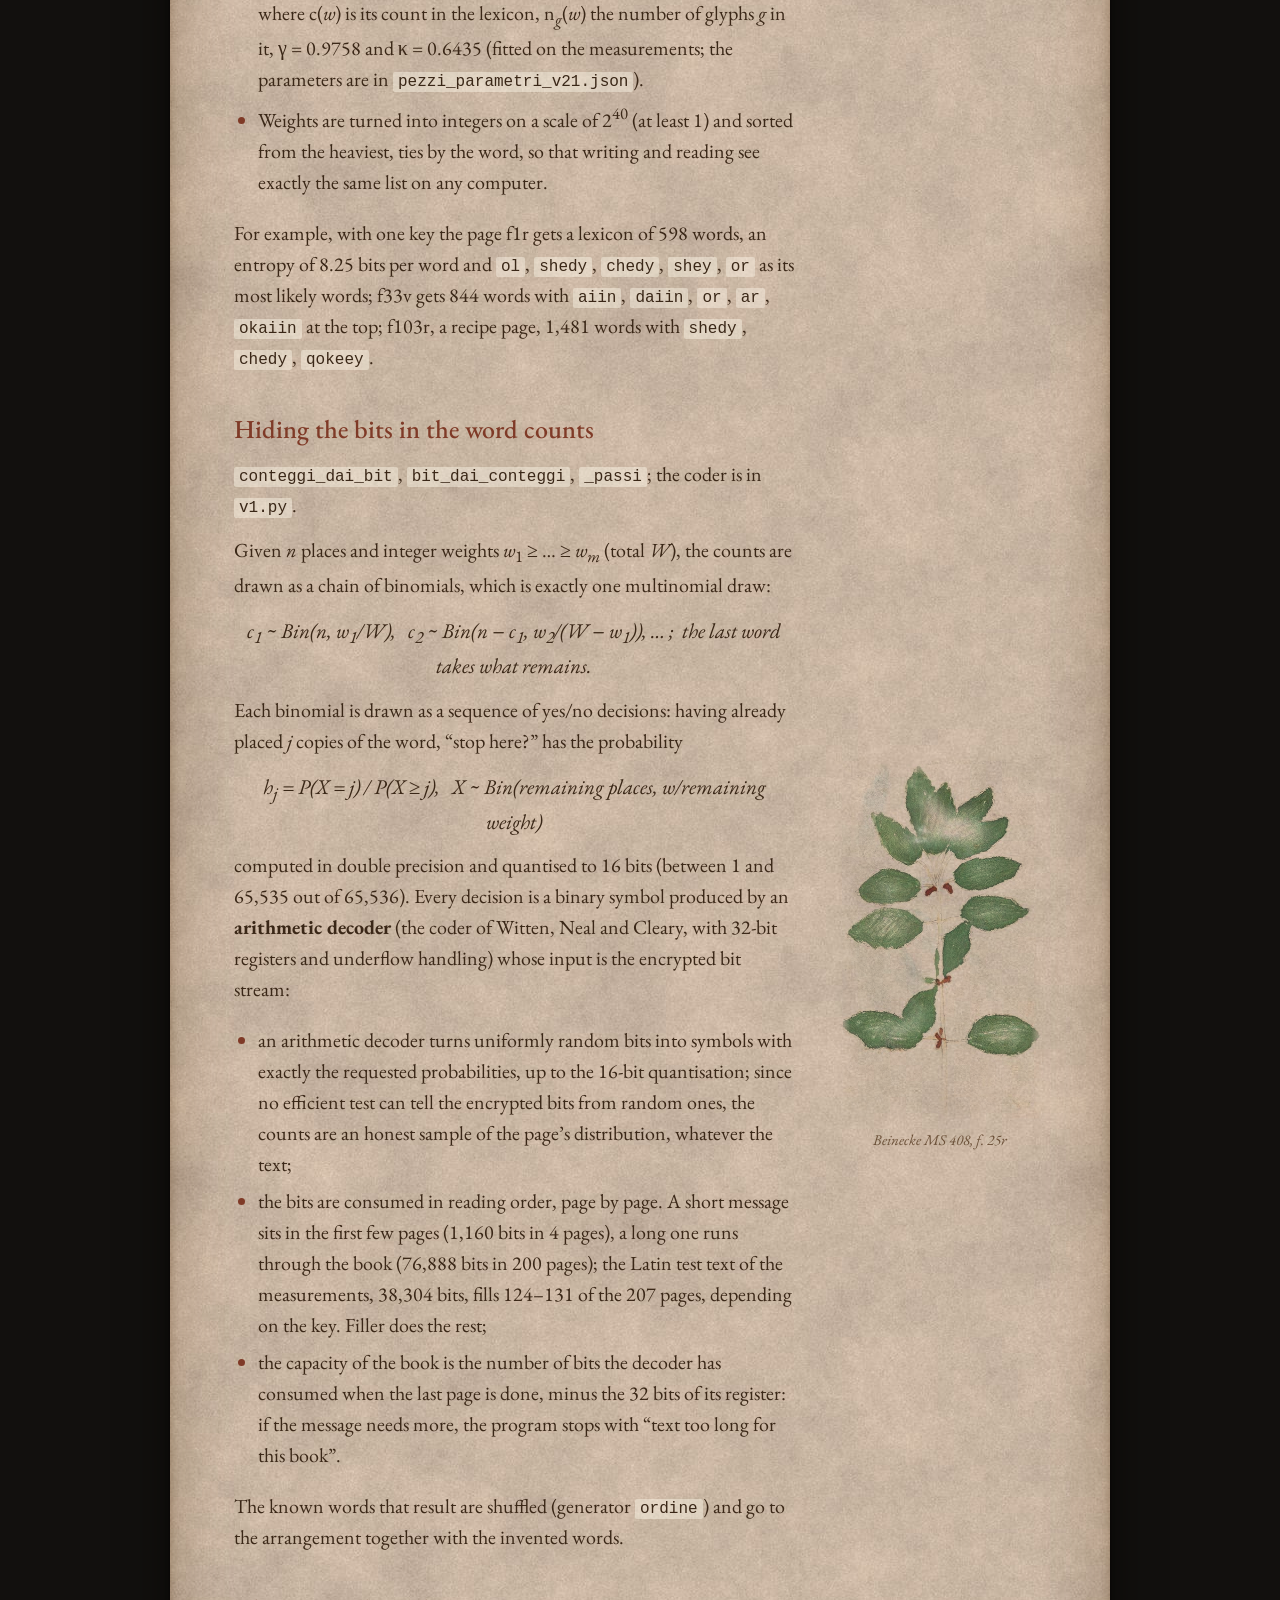
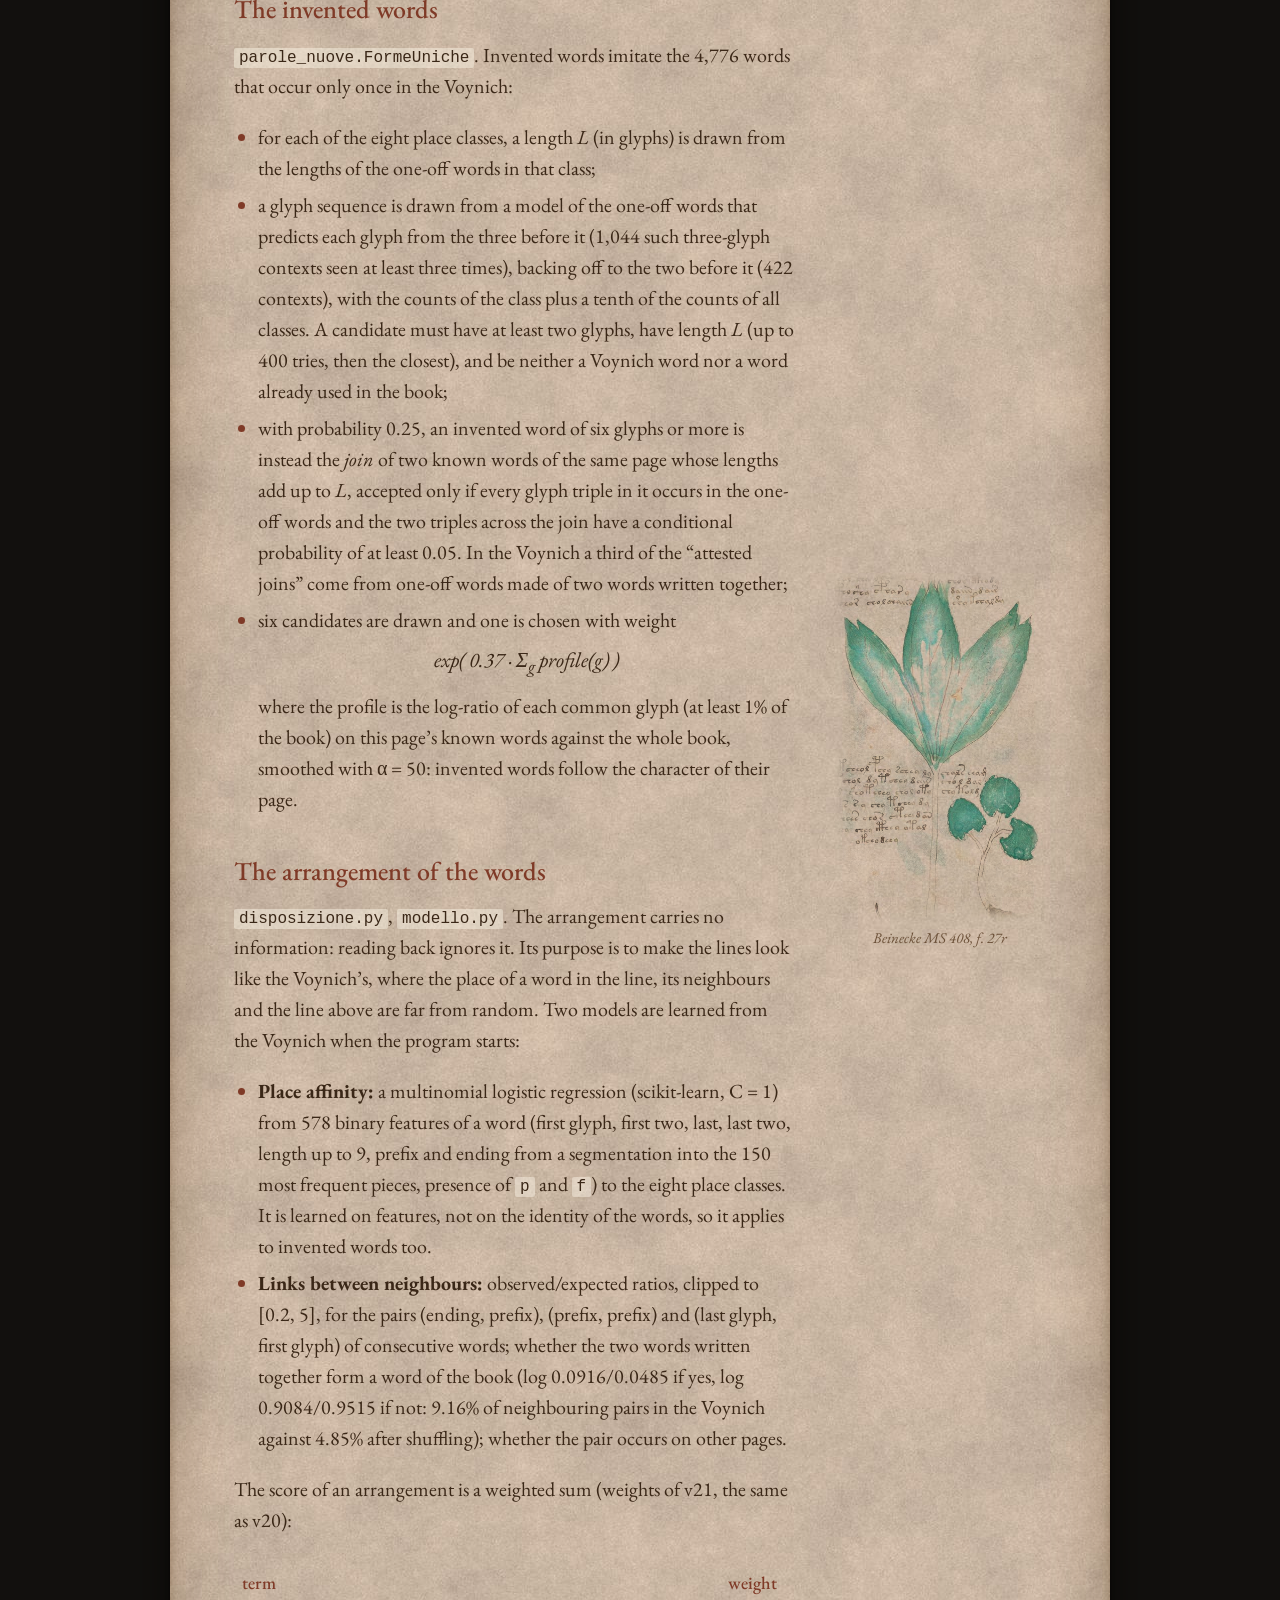
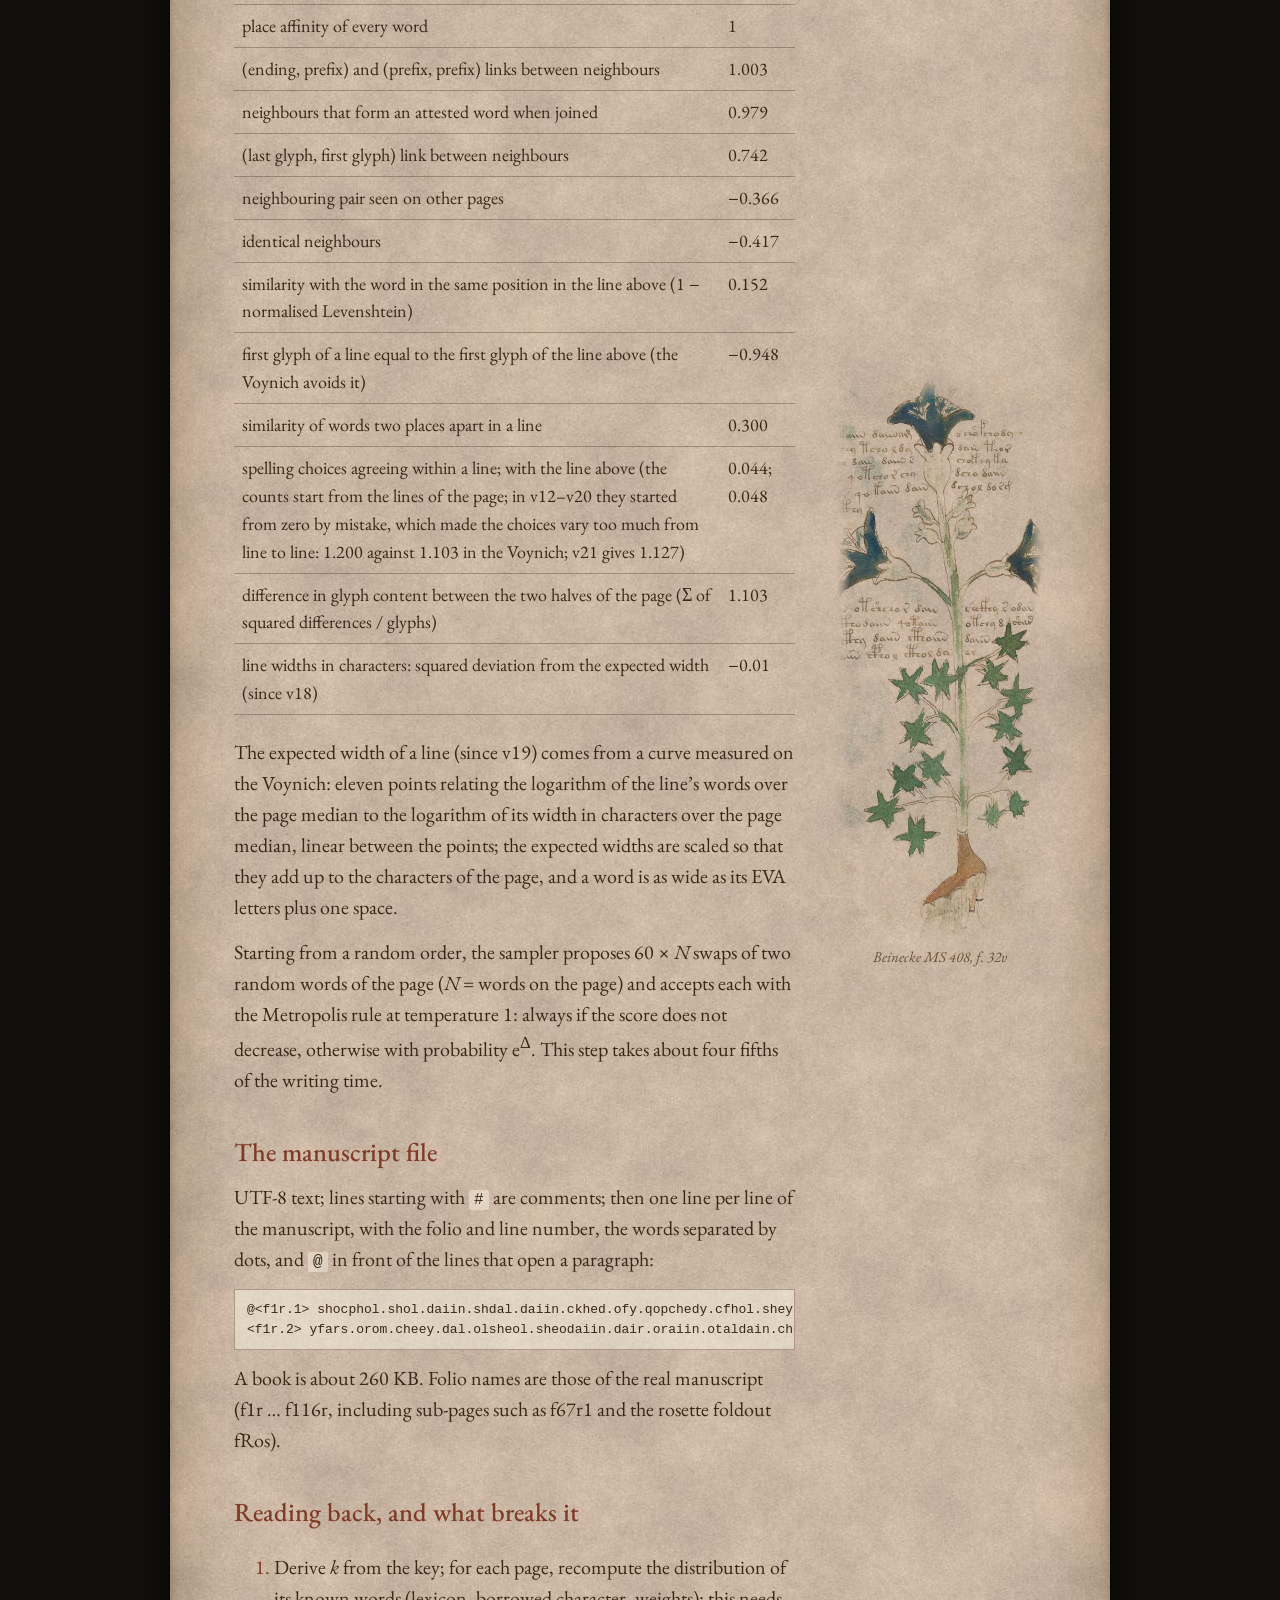
<file: how.html>
<!doctype html>
<html lang="en">
<head>
<meta charset="utf-8">
<meta name="viewport" content="width=device-width, initial-scale=1">
<title>How the Voynichizer works: method, measurements and limits | Voynichizer</title>
<meta name="author" content="Davide Caniatti">
<meta name="description" content="How the Voynichizer hides a text in the word counts of a Voynich-like book: compression and encryption, arithmetic coding, the model of the manuscript, the measurements against the real Voynich, security and known limits.">
<link rel="canonical" href="https://voynichizer.com/how.html">
<link rel="icon" href="favicon.svg" type="image/svg+xml">
<link rel="icon" href="favicon.ico" sizes="16x16 32x32 48x48">
<link rel="apple-touch-icon" href="apple-touch-icon.png">
<meta property="og:type" content="website">
<meta property="og:site_name" content="Voynichizer">
<meta property="og:locale" content="en_GB">
<meta property="og:title" content="How the Voynichizer works: method, measurements and limits | Voynichizer">
<meta property="og:description" content="How the Voynichizer hides a text in the word counts of a Voynich-like book: compression and encryption, arithmetic coding, the model of the manuscript, the measurements against the real Voynich, security and known limits.">
<meta property="og:url" content="https://voynichizer.com/how.html">
<meta property="og:image" content="https://voynichizer.com/preview.jpg">
<meta property="og:image:secure_url" content="https://voynichizer.com/preview.jpg">
<meta property="og:image:type" content="image/jpeg">
<meta property="og:image:width" content="1200">
<meta property="og:image:height" content="630">
<meta property="og:image:alt" content="A plant with blue flowers from the Voynich manuscript, beside the title: Voynichizer, write a second Voynich manuscript">
<meta name="twitter:card" content="summary_large_image">
<meta name="twitter:image" content="https://voynichizer.com/preview.jpg">
<link rel="stylesheet" href="css/site.css">
<script type="application/ld+json">{"@context":"https://schema.org","@graph":[{"@type":"WebPage","@id":"https://voynichizer.com/how.html","url":"https://voynichizer.com/how.html","name":"How the Voynichizer works: method, measurements and limits | Voynichizer","description":"How the Voynichizer hides a text in the word counts of a Voynich-like book: compression and encryption, arithmetic coding, the model of the manuscript, the measurements against the real Voynich, security and known limits.","inLanguage":"en","isPartOf":{"@id":"https://voynichizer.com/#sito"},"author":{"@id":"https://voynichizer.com/#autore"}}]}</script>
</head>
<body>
<header class="masthead" id="top">
  <a class="title" href="./"><span class="mark" aria-hidden="true" data-nosnippet>daiin</span>Voynichizer</a>
  <nav aria-label="Pages">
    <a href="./">Write</a><a href="read.html">Read</a><a href="how.html" aria-current="page">How it works</a><a href="research.html">Research</a><a href="about.html">About</a>
  </nav>
</header>

<main class="folio prose">
  <div class="folio-no" data-nosnippet>2r</div>
  <div class="spread narrow">
  <div class="text">
  <span class="tag" aria-hidden="true" data-nosnippet>qokeedy.chol</span>
  <h1>How it works</h1>
  <p class="lead">The Voynichizer writes a second Voynich manuscript: a new book of 207 pages with the same folio
    names, sections and Currier languages as the real one, built from its vocabulary and imitating most of the
    regularities that statistical study has found in it, from the shape of the words to the structure of lines and pages
    (those it does not reproduce are listed under <a href="#limits">Known limits</a>). Your text, compressed and
    encrypted with the key, decides only <em>how many times each known word appears on each page</em>; everything else
    comes from the key and from the statistics of the real manuscript, and carries no information.</p>

  <p class="note">This page describes version <strong>v21</strong> exactly as it runs on this site and in the
    <a href="https://github.com/AndreottiVIII/voynichizzatore">repository</a> (commit <code>4b1383c</code>). Names in
    <code>monospace</code> are the functions and files of the program, whose comments are in Italian. All numbers are
    measured, and where they come from is said.</p>

  <nav class="toc" aria-label="Contents">
    <ol>
      <li><a href="#second">A second Voynich: what it has in common with the real one</a></li>
      <li><a href="#overview">Overview of the program</a></li>
      <li><a href="#principle">The design principle</a></li>
      <li><a href="#source">The source: the Voynich text</a></li>
      <li><a href="#key">The key and the random choices</a></li>
      <li><a href="#message">The message: compression and encryption</a></li>
      <li><a href="#layout">The layout of each page</a></li>
      <li><a href="#slots">Which places get invented words</a></li>
      <li><a href="#weights">The known words of each page</a></li>
      <li><a href="#coding">Hiding the bits in the word counts</a></li>
      <li><a href="#new">The invented words</a></li>
      <li><a href="#arrangement">The arrangement of the words</a></li>
      <li><a href="#file">The manuscript file</a></li>
      <li><a href="#reading">Reading back, and what breaks it</a></li>
      <li><a href="#capacity">Capacity, time, memory</a></li>
      <li><a href="#platforms">Determinism, browser and computer</a></li>
      <li><a href="#script">The script and the illustrated book</a></li>
      <li><a href="#measures">How close it is: the measurements</a></li>
      <li><a href="#security">Security</a></li>
      <li><a href="#limits">Known limits</a></li>
      <li><a href="#history">How the program came about</a></li>
      <li><a href="#code">Map of the source code</a></li>
    </ol>
  </nav>

  <!-- ============================================================ -->
  <h2 id="second">A second Voynich: what it has in common with the real one</h2>
  <p>The aim is a book that could stand beside MS 408 as another copy of the same kind of text: not a translation, not
    a collage of real pages, but new pages written by the same rules. Each property below is a regularity of the real
    manuscript; the second column says how the program reproduces it, the third how close it comes (version v21; the
    measures are described <a href="#measures">below</a>).</p>
  <div class="table-wrap"><table>
    <tr><th>property of the Voynich</th><th>how the program reproduces it</th><th>measured</th></tr>
    <tr><td>207 pages with running text (folio sides such as f1r, f1v), in seven sections (herbal, recipes, biological,
      pharmaceutical, …) and two “languages”, Currier A and B</td><td>the same 207 folio names, same section and language
      for each page</td><td>by construction</td></tr>
    <tr><td>the alphabet: EVA glyphs, with the compound glyphs <code>ch sh cth ckh cph cfh</code></td><td>same glyphs; the
      words are Voynich words or built from its glyphs</td><td>glyph frequencies: judge group G1 at 0.49 (chance)</td></tr>
    <tr><td>vocabulary: each section and language has its own words and frequencies; Zipf-like ranks</td><td>known words
      drawn from the lexicon of the same section and language, never from the page itself</td><td>Zipf slope and distinct
      words per word within tolerance</td></tr>
    <tr><td>each page has a “character”, a preference for some glyphs</td><td>the character of another real page of the
      same kind is borrowed, at strength κ</td><td>page distance from the book (G9) at 0.47; but the page profile, how much
      each page departs from its section, is missed by every key (0.66 against 1.02)</td></tr>
    <tr><td>13.7% of the running words occur only once, more often at line starts and in first lines</td><td>invented
      words, shaped like the one-off words, in the places where those occur</td><td>one-off share within tolerance; words
      unique in the text slightly too many (0.154 against 0.145)</td></tr>
    <tr><td>word shape: glyphs keep to fixed positions (<code>q</code> first, <code>-dy</code>, <code>-aiin</code> last…)</td>
      <td>known words are real; invented ones follow a model of the one-off words that predicts each glyph from the
      three before it</td><td>shape of the words
      within tolerance; glyph pairs (G2) at 0.54</td></tr>
    <tr><td>two neighbouring words, written together, often form another word of the book (about twice as often as by
      chance)</td><td>some invented words are joins of two known words of the page, checked glyph by glyph</td><td>attested
      joins within tolerance (2.13 against 1.96)</td></tr>
    <tr><td>lines are units: special first and last words, links across word boundaries, rare repeats of a line’s first
      glyph from the line above</td><td>place model learned from the Voynich, edge links, Metropolis arrangement</td>
      <td>line edges (G4) 0.56, line words (G7) 0.56; line test passed by all 24 keys</td></tr>
    <tr><td>first lines of paragraphs are different (more gallows <code>p f t k</code>, longer words)</td><td>place classes
      distinguish first lines</td><td>G8 0.61 over 24 keys: with the word statistics (G3, also 0.61), the group the
      second judge sees best; “first lines as a register” missed in 18 keys of 24</td></tr>
    <tr><td>words two places apart resemble each other; the line above is echoed</td><td>similarity terms in the
      arrangement</td><td>A 1.025 (Voynich 1.047); vertical within tolerance</td></tr>
    <tr><td>line widths vary in a characteristic way</td><td>expected width per line (since v18; the measured curve
      since v19)</td><td>lines over 1.5 × median
      2.8% (Voynich 2.9%); over 1.25 × median 11.6% (Voynich 6.0%)</td></tr>
    <tr><td>spelling choices (<code>k/t</code>, <code>sh/ch</code>, <code>-ey/-dy</code>…) vary from line to
      line</td><td>partly (agreement terms in the arrangement)</td><td>not reproduced: missed in 23 keys of 24</td></tr>
  </table></div>
  <p>Taken together: over 24 keys the judges score 0.554 and 0.601, against the 0.5 of pure chance. On the 12 keys
    used while the program was being developed both stay at or below the threshold of 0.6 that the research set in
    advance for “hard to tell apart” (0.554 and 0.596); on keys 13–24, never used to tune the program or to choose
    between versions, the second judge is just above it (0.606), and over all 24 keys it is above 0.6 with 14 of them. For
    comparison, the real manuscript with its lines shuffled within each page scores 0.60 with the second judge. The judges
    were built by us, they do not look at the vocabulary, and a few properties are still missed: the second Voynich is
    close, not indistinguishable, and this page says exactly where it differs.</p>

  <!-- ============================================================ -->
  <h2 id="overview">Overview of the program</h2>
  <figure class="diagram">
    <svg viewBox="0 0 760 330" role="img" aria-label="Diagram: the key gives a master key, which drives the encryption and every random choice; the text is compressed and encrypted into bits; page by page the bits choose the counts of the known words through an arithmetic decoder; invented words and the arrangement complete the page.">
      <defs><marker id="ar" viewBox="0 0 10 10" refX="9" refY="5" markerWidth="7" markerHeight="7" orient="auto"><path d="M0 0 L10 5 L0 10 z" fill="#3a2717"/></marker></defs>
      <g font-family="EB Garamond, Georgia, serif" font-size="15" fill="#3a2717">
        <g stroke="#3a2717" stroke-width="1.2" fill="none">
          <rect x="10" y="20" width="90" height="40" rx="3"/><rect x="140" y="20" width="120" height="40" rx="3"/>
          <rect x="300" y="20" width="130" height="40" rx="3"/>
          <rect x="10" y="110" width="90" height="40" rx="3"/><rect x="140" y="110" width="120" height="40" rx="3"/>
          <rect x="300" y="110" width="130" height="40" rx="3"/><rect x="470" y="110" width="130" height="40" rx="3"/>
          <rect x="10" y="230" width="120" height="56" rx="3"/><rect x="160" y="230" width="120" height="56" rx="3"/>
          <rect x="310" y="230" width="140" height="56" rx="3" stroke="#7f3a27" stroke-width="2"/>
          <rect x="480" y="230" width="110" height="56" rx="3"/><rect x="620" y="230" width="130" height="56" rx="3"/>
          <path d="M100 40 H138" marker-end="url(#ar)"/><path d="M260 40 H298" marker-end="url(#ar)"/>
          <path d="M100 130 H138" marker-end="url(#ar)"/><path d="M260 130 H298" marker-end="url(#ar)"/><path d="M430 130 H468" marker-end="url(#ar)"/>
          <path d="M365 60 V108" marker-end="url(#ar)"/>
          <path d="M535 150 V190 H380 V228" marker-end="url(#ar)"/>
          <path d="M130 258 H158" marker-end="url(#ar)"/><path d="M280 258 H308" marker-end="url(#ar)"/>
          <path d="M450 258 H478" marker-end="url(#ar)"/><path d="M590 258 H618" marker-end="url(#ar)"/>
          <path d="M430 40 H700 V200" stroke-dasharray="4 4"/><path d="M700 200 V228" marker-end="url(#ar)" stroke-dasharray="4 4"/>
          <path d="M700 200 H70 V228" stroke-dasharray="4 4" marker-end="url(#ar)"/>
        </g>
        <text x="55" y="45" text-anchor="middle">key</text>
        <text x="200" y="45" text-anchor="middle">scrypt</text>
        <text x="365" y="45" text-anchor="middle">master key k</text>
        <text x="55" y="135" text-anchor="middle">text</text>
        <text x="200" y="135" text-anchor="middle">zlib, length, tag</text>
        <text x="365" y="135" text-anchor="middle">⊕ SHAKE-256(k)</text>
        <text x="535" y="135" text-anchor="middle">bits + filler</text>
        <text x="70" y="255" text-anchor="middle">page layout,</text><text x="70" y="273" text-anchor="middle">word places</text>
        <text x="220" y="255" text-anchor="middle">weights of the</text><text x="220" y="273" text-anchor="middle">known words</text>
        <text x="380" y="255" text-anchor="middle" fill="#7f3a27">arithmetic decoder:</text><text x="380" y="273" text-anchor="middle" fill="#7f3a27">bits → word counts</text>
        <text x="535" y="255" text-anchor="middle">invented</text><text x="535" y="273" text-anchor="middle">words</text>
        <text x="685" y="255" text-anchor="middle">arrangement</text><text x="685" y="273" text-anchor="middle">→ EVA file</text>
        <text x="752" y="32" text-anchor="end" font-size="13" font-style="italic" fill="#6a4f37">random choices: HMAC-SHA256(k, use, page)</text>
        <text x="380" y="310" text-anchor="middle" font-style="italic" fill="#6a4f37">repeated for each of the 207 pages, in the order of the manuscript</text>
      </g>
    </svg>
  </figure>
  <ol>
    <li>The key goes through <strong>scrypt</strong> and becomes a 256-bit master key <var>k</var>.</li>
    <li>The text is compressed (zlib), framed with its length and an authentication tag, and encrypted with a
      <strong>SHAKE-256</strong> keystream derived from <var>k</var>. More keystream follows as filler, so the bit
      stream that enters the book looks random from start to end.</li>
    <li>For each of the 207 pages of the real manuscript that carry running text, in order, the program draws from
      <var>k</var> a layout (lines, words per line, paragraphs) and decides which places hold <em>invented</em> words. The
      other places hold <em>known</em> words: words that occur at least twice in the Voynich.</li>
    <li>Each page has a probability distribution over the known words of its section and language, taken from the other
      pages only. An <strong>arithmetic
      decoder</strong>, fed with the encrypted bits, draws from it how many times each known word appears on the page.
      This is the only step that carries the message.</li>
    <li>Invented words are made with the shape of the Voynich’s one-off words; then all the words of the page are placed
      in the lines by a sampler that imitates the Voynich’s line structure.</li>
    <li>Reading back recomputes the distributions from the key, counts the known words of each page, runs the arithmetic
      <em>encoder</em> on those counts to get the bits back, decrypts, checks the tag and decompresses.</li>
  </ol>

  <h3>What depends on what</h3>
  <div class="table-wrap"><table>
    <tr><th>part of the book</th><th>drawn from</th><th>carries the message</th></tr>
    <tr><td>layout of each page (lines, words per line, paragraphs)</td><td>key, statistics of the section</td><td>no</td></tr>
    <tr><td>which real page lends its “character” to each page</td><td>key</td><td>no</td></tr>
    <tr><td>which places hold invented words</td><td>key, statistics of the one-off words</td><td>no</td></tr>
    <tr><td><strong>how many times each known word appears on each page</strong></td><td>key, section lexicon, <strong>encrypted text</strong></td><td><strong>yes</strong></td></tr>
    <tr><td>invented words</td><td>key, model of the one-off words, the page’s known words</td><td>no</td></tr>
    <tr><td>order of the words in the lines</td><td>key, model of the lines</td><td>no</td></tr>
  </table></div>

  <!-- ============================================================ -->
  <h2 id="principle">The design principle</h2>
  <p>A message hidden in a text leaves a trace if it changes any statistic of the text. The program therefore never
    <em>chooses</em> anything because of the message: every page is a sample from a fixed, key-dependent model of the
    Voynich, and the encrypted message is used only as the source of randomness for one part of that sample. An
    arithmetic decoder fed with uniformly random bits produces an exact sample of its model, up to the 16-bit
    quantisation of the probabilities. No efficient test can tell the output of a good cipher from random bits. So a book
    that carries a message and a book that carries only filler are, to any such test, samples from the same distribution.
    This is what “cannot be told apart” means here, and the security is computational: it rests on SHAKE-256 behaving as
    a pseudorandom generator. It holds by construction, whatever the judge, as long as the cipher is sound, and the
    measurement agrees: a classifier trained to separate books with and without a message scores AUC 0.506
    (<a href="#with-without">below</a>). The method is that of Ziegler, Deng and Rush (2019), the measure of security that
    of Cachin (1998).</p>
  <p>Two consequences follow. The model, not the message, decides how close the book comes to the manuscript. And the
    capacity is fixed by the entropy of the part of the model that carries the bits: it cannot be raised without changing
    the statistics.</p>
  <p>The earliest versions hid the bits in spelling choices (<code>ch</code>/<code>sh</code>, <code>k</code>/<code>t</code>,
    <code>-dy</code>/<code>-ey</code> and others), first directly (v0), then through the same arithmetic coding (v1).
    Spelling choices carry little information per place and are among the most studied features of the Voynich; from
    v10 on the message lives in the counts of the words of each page, which carry about 2.7 bits per known word: from
    about 46,000 bits per book with the spelling choices, the capacity nearly doubled.</p>

  <!-- ============================================================ -->
  <h2 id="source">The source: the Voynich text</h2>
  <p>The program carries its own copy of the Voynich text (<code>voynich_zl3b.json</code>): the ZL transliteration by
    René Zandbergen and Gabriel Landini, version 3b of 13 May 2025 (public domain, CC0), reduced to the running
    paragraph text, with the page, the paragraph starts, the section and the Currier language of each line. Words
    containing unreadable characters (<code>?</code>, <code>*</code>) are left out. Pages without running paragraph text
    (most of the zodiac and some diagrams) are not part of the model; labels and circular text are not used.</p>
  <div class="table-wrap"><table>
    <tr><th>what</th><th>count</th></tr>
    <tr><td>pages with running text (the pages of every generated book)</td><td>207</td></tr>
    <tr><td>lines; of which open a paragraph</td><td>4,130; 740</td></tr>
    <tr><td>running words; distinct words</td><td>34,863; 7,022</td></tr>
    <tr><td>distinct words occurring at least twice (“known words”)</td><td>2,246, covering 86.3% of the running words</td></tr>
    <tr><td>words occurring once (“one-off words”, hapax legomena)</td><td>4,776, 13.7% of the running words</td></tr>
    <tr><td>lines per page; words per line</td><td>median 14 (4–54); median 9 (mean 8.4)</td></tr>
  </table></div>
  <div class="table-wrap"><table>
    <tr><th>section (ZL code)</th><th>Currier A</th><th>Currier B</th><th>unassigned</th></tr>
    <tr><td>herbal (H)</td><td>95</td><td>32</td><td>1</td></tr>
    <tr><td>recipes, “stars” (S)</td><td>2</td><td>23</td><td>–</td></tr>
    <tr><td>biological, “bathing” (B)</td><td>–</td><td>19</td><td>–</td></tr>
    <tr><td>pharmaceutical (P)</td><td>16</td><td>–</td><td>–</td></tr>
    <tr><td>text only (T)</td><td>1</td><td>5</td><td>–</td></tr>
    <tr><td>cosmological (C)</td><td>–</td><td>4</td><td>4</td></tr>
    <tr><td>astronomical (A)</td><td>–</td><td>–</td><td>5</td></tr>
  </table></div>
  <p>Glyphs are counted as EVA letters, with <code>ch</code>, <code>sh</code>, <code>cth</code>, <code>ckh</code>,
    <code>cph</code>, <code>cfh</code> as single glyphs (longest match first).</p>

  <!-- ============================================================ -->
  <h2 id="key">The key and the random choices</h2>
  <ul>
    <li><strong>Master key:</strong> <code>k = scrypt(key in UTF-8, salt = "voynichizzatore/canale-sacco/1", N = 2<sup>15</sup>,
      r = 8, p = 1, length 32 bytes)</code>. scrypt costs 128·<var>r</var>·<var>N</var> = 32 MiB of memory per evaluation,
      which makes guessing keys slow and expensive.</li>
    <li><strong>Generators:</strong> every random choice has its own generator, one per page and per use:
      <code>random.Random(int(first 16 bytes of HMAC-SHA256(k, "sacco|<var>use</var>|<var>page</var>")))</code>, Python’s
      Mersenne Twister.</li>
  </ul>
  <div class="table-wrap"><table>
    <tr><th>use</th><th>decides</th><th>needed to read back</th></tr>
    <tr><td><code>carattere</code></td><td>which real page lends its character to the page</td><td>yes</td></tr>
    <tr><td><code>impaginazione</code></td><td>the layout of the page</td><td>no</td></tr>
    <tr><td><code>posti</code></td><td>which places hold invented words</td><td>no</td></tr>
    <tr><td><code>ordine</code></td><td>the initial order of the known words</td><td>no</td></tr>
    <tr><td><code>nuove</code></td><td>the invented words</td><td>no</td></tr>
    <tr><td><code>disposizione</code> (one for the book)</td><td>the arrangement of all pages</td><td>no</td></tr>
  </table></div>
  <p>Because each page and use has its own generator, reading back recomputes only what it needs (the distributions)
    and does not rebuild the book.</p>

  <!-- ============================================================ -->
  <h2 id="message">The message: compression and encryption</h2>
  <p><code>bit_cifrati</code>, <code>testo_dai_bit</code>.</p>
  <div class="table-wrap"><table>
    <tr><th>field</th><th>size</th><th>content</th></tr>
    <tr><td>length</td><td>4 bytes</td><td>length of the compressed text, big-endian</td></tr>
    <tr><td>tag</td><td>8 bytes</td><td>first 8 bytes of HMAC-SHA256(<var>k</var>, <code>"etichetta"</code> ‖ compressed text)</td></tr>
    <tr><td>data</td><td>variable</td><td>the text in UTF-8, compressed with zlib at level 9</td></tr>
  </table></div>
  <ul>
    <li>The frame is XORed with the start of the keystream SHAKE-256(<var>k</var> ‖ <code>"flusso"</code>); the next
      30,000 bytes of the same keystream follow as filler. Bits are taken most significant first.</li>
    <li>A book with no message uses filler only. Filler and ciphertext are both keystream-like, so the counts of a book
      with a message and of one without come from the same distribution: without the key, and as long as the cipher is
      sound, nobody can tell where a message ends, or whether there is one (measured: AUC 0.506, see
      <a href="#with-without">below</a>).</li>
  </ul>

  <!-- ============================================================ -->
  <h2 id="layout">The layout of each page</h2>
  <p><code>statistiche_gabbia</code>, <code>gabbia_statistica</code>. The generated page keeps the name, section and
    language of the real page, but not its layout. From the pages of the same section and language (or of the same
    section, or of the whole book, when fewer than five pages are available) the program draws, with the generator
    <code>impaginazione</code>:</p>
  <ul>
    <li>the number of lines of the page, and the page “width”, i.e. the median number of words per line of a real page;</li>
    <li>paragraph lengths in lines, until the page is full (a leftover single line closes the previous paragraph,
      because the Voynich has no one-line paragraphs);</li>
    <li>for each line, its number of words: the width times a ratio drawn from the real ratios of lines with the same
      role (first, middle or last line of a paragraph, or single line).</li>
  </ul>
  <p>No page of a generated book has the layout of a real page. Books have about the same number of lines as the
    Voynich (4,048–4,179 in the books counted; Voynich 4,130) and about 4% more words (36,346 on average over 24 keys;
    Voynich 34,863).</p>

  <!-- ============================================================ -->
  <h2 id="slots">Which places get invented words</h2>
  <p>Each place in a line belongs to one of eight classes: line opening a paragraph or not, times first, second,
    middle or last word of the line. In the Voynich the share of one-off words depends strongly on the class:</p>
  <div class="table-wrap"><table>
    <tr><th>place in the line</th><th>other lines</th><th>first line of a paragraph</th></tr>
    <tr><td>first word</td><td>0.175</td><td>0.477</td></tr>
    <tr><td>second word</td><td>0.090</td><td>0.200</td></tr>
    <tr><td>middle</td><td>0.087</td><td>0.189</td></tr>
    <tr><td>last word</td><td>0.212</td><td>0.308</td></tr>
  </table></div>
  <p>With the generator <code>posti</code>, each place holds an invented word with probability <code>min(0.95, share of
    its class × m)</code>, where <var>m</var> is the one-off rate of the page that lends its character (next section)
    divided by the book average. The remaining <var>n</var> places of the page take known words.</p>

  <!-- ============================================================ -->
  <h2 id="weights">The known words of each page</h2>
  <p><code>Sacco.carattere</code>, <code>Sacco.pesi_carattere</code>, <code>canale_sacco.distribuzione</code>.</p>
  <ul>
    <li><strong>Lexicon.</strong> The lexicon of page <var>p</var> is the list of all occurrences of known words on the
      <em>other</em> pages of the same section and language (falling back to the section, then to the book, if it has
      fewer than 500 occurrences). Its size is 283–2,246 distinct words, median 1,170. A page never draws from itself.</li>
    <li><strong>Character.</strong> Real pages differ in the glyphs they prefer. With the generator <code>carattere</code>
      the program picks another real page <var>q</var> of the same section and language (with at least 40 known words)
      and measures, for each glyph <var>g</var>, how much more or less <var>q</var> uses it than its section:
      <span class="formula">δ<sub><var>g</var></sub> = log[ (c<sub><var>q</var></sub>(<var>g</var>) + α f(<var>g</var>)) / (n<sub><var>q</var></sub> + α) / f(<var>g</var>) ]</span>
      with α = 50, c<sub><var>q</var></sub>(<var>g</var>) the count of <var>g</var> in the known words of <var>q</var>,
      n<sub><var>q</var></sub> their total and f(<var>g</var>) the frequency of <var>g</var> in the section lexicon.</li>
    <li><strong>Weights.</strong> Each word <var>w</var> of the lexicon gets the weight
      <span class="formula">c(<var>w</var>)<sup>γ</sup> · exp( κ · Σ<sub><var>g</var></sub> n<sub><var>g</var></sub>(<var>w</var>) δ<sub><var>g</var></sub> )</span>
      where c(<var>w</var>) is its count in the lexicon, n<sub><var>g</var></sub>(<var>w</var>) the number of glyphs
      <var>g</var> in it, γ = 0.9758 and κ = 0.6435 (fitted on the measurements; the parameters are in
      <code>pezzi_parametri_v21.json</code>).</li>
    <li>Weights are turned into integers on a scale of 2<sup>40</sup> (at least 1) and sorted from the heaviest, ties by
      the word, so that writing and reading see exactly the same list on any computer.</li>
  </ul>
  <p>For example, with one key the page f1r gets a lexicon of 598 words, an entropy of 8.25 bits per word and
    <code>ol</code>, <code>shedy</code>, <code>chedy</code>, <code>shey</code>, <code>or</code> as its most likely words;
    f33v gets 844 words with <code>aiin</code>, <code>daiin</code>, <code>or</code>, <code>ar</code>, <code>okaiin</code>
    at the top; f103r, a recipe page, 1,481 words with <code>shedy</code>, <code>chedy</code>, <code>qokeey</code>.</p>

  <!-- ============================================================ -->
  <h2 id="coding">Hiding the bits in the word counts</h2>
  <p><code>conteggi_dai_bit</code>, <code>bit_dai_conteggi</code>, <code>_passi</code>; the coder is in <code>v1.py</code>.</p>
  <p>Given <var>n</var> places and integer weights <var>w</var><sub>1</sub> ≥ … ≥ <var>w</var><sub><var>m</var></sub>
    (total <var>W</var>), the counts are drawn as a chain of binomials, which is exactly one multinomial draw:</p>
  <p class="formula">c<sub>1</sub> ~ Bin(<var>n</var>, <var>w</var><sub>1</sub>/<var>W</var>), &nbsp;
    c<sub>2</sub> ~ Bin(<var>n</var> − c<sub>1</sub>, <var>w</var><sub>2</sub>/(<var>W</var> − <var>w</var><sub>1</sub>)), … ;
    &nbsp;the last word takes what remains.</p>
  <p>Each binomial is drawn as a sequence of yes/no decisions: having already placed <var>j</var> copies of the word,
    “stop here?” has the probability</p>
  <p class="formula"><var>h<sub>j</sub></var> = P(X = <var>j</var>) / P(X ≥ <var>j</var>), &nbsp; X ~ Bin(remaining places, <var>w</var>/remaining weight)</p>
  <p>computed in double precision and quantised to 16 bits (between 1 and 65,535 out of 65,536). Every decision is a
    binary symbol produced by an <strong>arithmetic decoder</strong> (the coder of Witten, Neal and Cleary, with 32-bit
    registers and underflow handling) whose input is the encrypted bit stream:</p>
  <ul>
    <li>an arithmetic decoder turns uniformly random bits into symbols with exactly the requested probabilities, up to the
      16-bit quantisation; since no efficient test can tell the encrypted bits from random ones, the counts are an honest sample
      of the page’s distribution, whatever the text;</li>
    <li>the bits are consumed in reading order, page by page. A short message sits in the first few pages (1,160 bits in
      4 pages), a long one runs through the book (76,888 bits in 200 pages); the Latin test text of the measurements,
      38,304 bits, fills 124–131 of the 207 pages, depending on the key. Filler does the rest;</li>
    <li>the capacity of the book is the number of bits the decoder has consumed when the last page is done, minus the
      32 bits of its register: if the message needs more, the program stops with “text too long for this book”.</li>
  </ul>
  <p>The known words that result are shuffled (generator <code>ordine</code>) and go to the arrangement together with the
    invented words.</p>

  <!-- ============================================================ -->
  <h2 id="new">The invented words</h2>
  <p><code>parole_nuove.FormeUniche</code>. Invented words imitate the 4,776 words that occur only once in the Voynich:</p>
  <ul>
    <li>for each of the eight place classes, a length <var>L</var> (in glyphs) is drawn from the lengths of the one-off
      words in that class;</li>
    <li>a glyph sequence is drawn from a model of the one-off words that predicts each glyph from the three before it
      (1,044 such three-glyph contexts seen at least three times), backing off to the two before it (422 contexts), with
      the counts of the class plus a tenth of the counts
      of all classes. A candidate must have at least two glyphs, have length <var>L</var> (up to 400 tries, then the
      closest), and be neither a Voynich word nor a word already used in the book;</li>
    <li>with probability 0.25, an invented word of six glyphs or more is instead the <em>join</em> of two known words of
      the same page whose lengths add up to <var>L</var>, accepted only if every glyph triple in it occurs in the one-off
      words and the two triples across the join have a conditional probability of at least 0.05. In the Voynich a third
      of the “attested joins” come from one-off words made of two words written together;</li>
    <li>six candidates are drawn and one is chosen with weight
      <span class="formula">exp( 0.37 · Σ<sub><var>g</var></sub> profile(<var>g</var>) )</span>
      where the profile is the log-ratio of each common glyph (at least 1% of the book) on this page’s known words against
      the whole book, smoothed with α = 50: invented words follow the character of their page.</li>
  </ul>

  <!-- ============================================================ -->
  <h2 id="arrangement">The arrangement of the words</h2>
  <p><code>disposizione.py</code>, <code>modello.py</code>. The arrangement carries no information: reading back ignores
    it. Its purpose is to make the lines look like the Voynich’s, where the place of a word in the line, its neighbours
    and the line above are far from random. Two models are learned from the Voynich when the program starts:</p>
  <ul>
    <li><strong>Place affinity:</strong> a multinomial logistic regression (scikit-learn, C = 1) from 578 binary features
      of a word (first glyph, first two, last, last two, length up to 9, prefix and ending from a segmentation into the
      150 most frequent pieces, presence of <code>p</code> and <code>f</code>) to the eight place classes. It is learned on
      features, not on the identity of the words, so it applies to invented words too.</li>
    <li><strong>Links between neighbours:</strong> observed/expected ratios, clipped to [0.2, 5], for the pairs
      (ending, prefix), (prefix, prefix) and (last glyph, first glyph) of consecutive words; whether the two words
      written together form a word of the book (log 0.0916/0.0485 if yes, log 0.9084/0.9515 if not: 9.16% of
      neighbouring pairs in the Voynich against 4.85% after shuffling); whether the pair occurs on other pages.</li>
  </ul>
  <p>The score of an arrangement is a weighted sum (weights of v21, the same as v20):</p>
  <div class="table-wrap"><table>
    <tr><th>term</th><th>weight</th></tr>
    <tr><td>place affinity of every word</td><td>1</td></tr>
    <tr><td>(ending, prefix) and (prefix, prefix) links between neighbours</td><td>1.003</td></tr>
    <tr><td>neighbours that form an attested word when joined</td><td>0.979</td></tr>
    <tr><td>(last glyph, first glyph) link between neighbours</td><td>0.742</td></tr>
    <tr><td>neighbouring pair seen on other pages</td><td>−0.366</td></tr>
    <tr><td>identical neighbours</td><td>−0.417</td></tr>
    <tr><td>similarity with the word in the same position in the line above (1 − normalised Levenshtein)</td><td>0.152</td></tr>
    <tr><td>first glyph of a line equal to the first glyph of the line above (the Voynich avoids it)</td><td>−0.948</td></tr>
    <tr><td>similarity of words two places apart in a line</td><td>0.300</td></tr>
    <tr><td>spelling choices agreeing within a line; with the line above (the counts start from the lines of the page;
      in v12–v20 they started from zero by mistake, which made the choices vary too much from line to line: 1.200
      against 1.103 in the Voynich; v21 gives 1.127)</td><td>0.044; 0.048</td></tr>
    <tr><td>difference in glyph content between the two halves of the page (Σ of squared differences / glyphs)</td><td>1.103</td></tr>
    <tr><td>line widths in characters: squared deviation from the expected width (since v18)</td><td>−0.01</td></tr>
  </table></div>
  <p>The expected width of a line (since v19) comes from a curve measured on the Voynich: eleven points relating the
    logarithm of the line’s words over the page median to the logarithm of its width in characters over the page
    median, linear between the points; the expected widths are scaled so that they add up to the characters of the page,
    and a word is as wide as its EVA letters plus one space.</p>
  <p>Starting from a random order, the sampler proposes 60 × <var>N</var> swaps of two random words of the page
    (<var>N</var> = words on the page) and accepts each with the Metropolis rule at temperature 1: always if the score
    does not decrease, otherwise with probability e<sup>Δ</sup>. This step takes about four fifths of the writing time.</p>

  <!-- ============================================================ -->
  <h2 id="file">The manuscript file</h2>
  <p>UTF-8 text; lines starting with <code>#</code> are comments; then one line per line of the manuscript, with the
    folio and line number, the words separated by dots, and <code>@</code> in front of the lines that open a paragraph:</p>
  <pre class="file">@&lt;f1r.1&gt; shocphol.shol.daiin.shdal.daiin.ckhed.ofy.qopchedy.cfhol.shey.dam
&lt;f1r.2&gt; yfars.orom.cheey.dal.olsheol.sheodaiin.dair.oraiin.otaldain.chedy.kchody.oram</pre>
  <p>A book is about 260 KB. Folio names are those of the real manuscript (f1r … f116r, including sub-pages such as
    f67r1 and the rosette foldout fRos).</p>

  <!-- ============================================================ -->
  <h2 id="reading">Reading back, and what breaks it</h2>
  <ol>
    <li>Derive <var>k</var> from the key; for each page, recompute the distribution of its known words (lexicon, borrowed
      character, weights): this needs only the generator <code>carattere</code>.</li>
    <li>Count how many times each word of that distribution occurs on the page; every other word and the order of the
      words are ignored.</li>
    <li>Run the arithmetic <em>encoder</em> on the same yes/no decisions: it gives back the bits.</li>
    <li>XOR with the keystream, read the length, check the HMAC tag, decompress.</li>
  </ol>
  <div class="table-wrap"><table>
    <tr><th>change to a manuscript</th><th>effect on reading</th></tr>
    <tr><td>moving words within a page, or between lines of the same page</td><td>none</td></tr>
    <tr><td>changing an invented word into another word that is not in the page’s lexicon</td><td>none</td></tr>
    <tr><td>adding, removing or changing a known word, or moving one to another page</td><td>the decisions change from that point: “wrong key, or altered manuscript”</td></tr>
    <tr><td>wrong key</td><td>“wrong key, or manuscript without a message” (length check) or “altered manuscript” (tag)</td></tr>
    <tr><td>the PDF</td><td>cannot be read: there is no program from the script back to EVA</td></tr>
  </table></div>
  <p>The tag is 64 bits: a wrong key passes it with probability 2<sup>−64</sup>.</p>

  <!-- ============================================================ -->
  <h2 id="capacity">Capacity, time, memory</h2>
  <div class="table-wrap"><table>
    <tr><th>measure</th><th>value</th></tr>
    <tr><td>capacity of a book (bits of the encrypted frame)</td><td>81,100–85,900 over the 24 measurement keys (mean
      83,400); 80,344–84,678 in the five test books of this site. It depends on the key, and slightly on the message,
      because the decoder consumes a number of bits that depends on the bits themselves</td></tr>
    <tr><td>the same, per known word</td><td>about 2.7 bits</td></tr>
    <tr><td>frame overhead</td><td>12 bytes</td></tr>
    <tr><td>examples</td><td>174 characters → 1,160 bits; 1,027 characters of Italian → 4,936 bits;
      32,014 characters of very repetitive English → 76,888 bits</td></tr>
    <tr><td>writing, desktop computer</td><td>about 105 s: model 9 s, word counts 7 s, arrangement 87 s, check 2 s</td></tr>
    <tr><td>writing, this site (browser)</td><td>about 3½–4½ minutes</td></tr>
    <tr><td>reading back</td><td>about 5 s on a computer, 12 s in the browser</td></tr>
    <tr><td>memory in the browser</td><td>about 400 MB to write, 480 MB with the PDF</td></tr>
    <tr><td>download on first use</td><td>about 27 MB (Python and its libraries), 10 MB more for the PDF</td></tr>
  </table></div>
  <p>How many characters fit depends on how well the text compresses: ordinary prose fits about 20,000 characters, a
    repetitive text more. The site measures the text before writing: a text that cannot fit is refused at once; a text
    near the limit is checked as soon as the capacity of the book is known, about a tenth of the way through.</p>

  <!-- ============================================================ -->
  <h2 id="platforms">Determinism, browser and computer</h2>
  <ul>
    <li>On one computer the program is deterministic: the same text and key give the same file, byte for byte, also
      across Python hash seeds (tested with seeds 0 and 12345).</li>
    <li>This site runs the program’s files, unchanged, in the browser with Pyodide 314.0.7 (Python 3.14.2, NumPy 2.4.6,
      SciPy 1.18.0, scikit-learn 1.8.0); our reference computer used Python 3.12.10, NumPy 2.5.3, SciPy 1.18.1,
      scikit-learn 1.9.1. In our tests the <strong>words of every page came out identical</strong>: the floating-point quantities
      behind the counts (word weights, binomial probabilities) are rounded to integers before use, weights on a scale of
      2<sup>40</sup> and probabilities on 16 bits, so a difference in the last digit between two machines could change
      them only if it fell exactly on a rounding boundary, which never happened in our tests. Their <strong>order in
      the lines</strong> may differ, because the arrangement compares floating-point scores of a fitted model at every
      step. In our tests a manuscript written here read back with the command-line program, and vice versa. This was
      tested in both directions between CPython on Windows and Pyodide in the browser, which use different mathematical
      libraries; other machines have not been tested.</li>
    <li>The browser’s Python has no <code>hashlib.scrypt</code>; the site supplies it from
      <a href="https://github.com/paulmillr/noble-hashes">noble-hashes</a> 2.4.0, checked against the RFC 7914 test vector
      every time the page starts. Progress is read by wrapping, from outside, the two functions the program calls once
      per page; what they compute is not changed. The files are listed with their SHA-256 in
      <code>engine/v21/manifest.json</code>.</li>
    <li>v21 differs from v17 and v20 only in the arrangement, so it reads manuscripts written by both; the word counts
      of every page are identical in the three versions.</li>
  </ul>
  <h3>The acceptance test of this site</h3>
  <p>Five cases, each written both by the command-line program on a computer and by this site in the browser, then read
    back crosswise (4 October 2026, version v20; v21 changes only the arrangement, see below):</p>
  <div class="table-wrap"><table>
    <tr><th>case</th><th>text</th><th>browser → computer</th><th>computer → browser</th><th>v17 book → v20</th><th>wrong key</th><th>same words on every page</th></tr>
    <tr><td>c1</td><td>174 characters of English</td><td>exact</td><td>exact</td><td>exact</td><td>rejected</td><td>207 of 207</td></tr>
    <tr><td>c2</td><td>1,027 characters of Italian with accents, quotes, blank lines, double spaces; key with accents</td><td>exact</td><td>exact</td><td>exact</td><td>rejected</td><td>207 of 207</td></tr>
    <tr><td>c3</td><td>Greek, Russian, Chinese, Japanese, Korean, Arabic, Hebrew, emoji, combining marks, tabs, a Windows line end; key with emoji</td><td>exact</td><td>exact</td><td>exact</td><td>rejected</td><td>207 of 207</td></tr>
    <tr><td>c4</td><td>32,014 characters, 76,888 bits: 91% of that book’s capacity; a 264-character key</td><td>exact</td><td>exact</td><td>exact</td><td>rejected</td><td>207 of 207</td></tr>
    <tr><td>c5</td><td>a book with no message</td><td>“no message”, as it should</td><td>“no message”</td><td>“no message”</td><td>rejected</td><td>207 of 207</td></tr>
  </table></div>
  <p>The capacity of each book was the same on both sides (80,344–84,678 bits), and the case c1 written twice in the
    browser gave the same file byte for byte. Writing took 216–350 s in the browser, on a computer busy with other work.</p>
  <p>The same checks were repeated for v21, the version the site runs now: the browser reads back exactly the books
    written on the computer by v17 and v20 (cases c1, c3 and c4); a book it writes reads back with the command-line v21;
    and its words are the same as those of the v20 book on all 207 pages (writing took 157 s).</p>

  <!-- ============================================================ -->
  <h2 id="script">The script and the illustrated book</h2>
  <p><code>carattere.py</code>. The Voynich-like script is a TrueType font (version 1.1) drawn by a program, stroke by
    stroke; it imitates the shapes of the Voynich glyphs and is not a copy of any existing font. Simple glyphs sit on the
    EVA letters; the compound glyphs <code>ch sh cth ckh cph cfh</code> are separate glyphs at private code points from
    U+E000, and also ligatures of their letters, so that plain EVA text shows correctly. Every glyph is always the same:
    it does not imitate the variations of a pen.</p>
  <p>The illustrated book (PDF, and the preview on the Write page) is made by this site, not by the program: it is a way
    of looking at the manuscript, and it cannot be read back. The program writes only running text; the drawings are
    real, taken from the Voynich, and are placed by the site. Each page of the generated manuscript is composed on a
    sheet of 6 × 8.6 inches:</p>
  <ul>
    <li><strong>The vellum</strong> is the grain of the blank flyleaf of MS 408, made seamless and isotropic (its spectrum
      averaged over directions, with random phases), in the colour of the written leaves, darker towards the edges.</li>
    <li><strong>The drawing</strong> is the one of the real folio with the same name, lifted from the Yale photograph: the
      painted areas are found by their pigments (green, blue, saturated red), the box around them is cut out, the original
      writing inside it is erased (bands of small dark strokes, and small marks away from the paint) and the vellum is
      evened out to white, so that the drawing can be multiplied onto the new page. 153 pages have a drawing of their own;
      the others take one from their section (the sun of f67r for the astronomical pages, a rosette for the
      cosmological ones); recipe pages get, as in the manuscript, a small star beside each paragraph (eight stars taken
      from f105r–f112r); text-only pages get none. The labels and the circular text of the real drawings are not
      imitated: the new text runs in straight lines around the drawing.</li>
    <li><strong>The layout</strong> tries three arrangements (drawing on one side, across the top, in the middle with text
      above and below), each with the largest type size that fits all the lines of the folio and with the drawing shrunk
      if needed, and keeps the one that best combines readable text with a large drawing. Lines are never broken: a line
      too long for its place is set a little smaller.</li>
    <li><strong>The writing</strong> is set in the Voynich-like script in brown ink, each line with a slight slope and each
      word with a slightly different opacity and baseline; the folio number is written at the top right, as in the
      manuscript.</li>
    <li><strong>The PDF</strong> is made in the browser with <a href="https://github.com/parallax/jsPDF">jsPDF</a>: the text
      is real text in the embedded font, the vellum is a single image shared by all pages, and each drawing is
      multiplied onto its piece of vellum before being placed. A book of 207 pages weighs about 8 MB and takes about
      half a minute.</li>
  </ul>

  <!-- ============================================================ -->
  <h2 id="measures">How close it is: the measurements</h2>
  <p>Generated books are compared with the Voynich by two classifiers (“judges”), a scorecard of 18 properties, 8 further
    properties and a test of the line structure. They were built during the research and are not part of the program;
    their code is in the public <a href="https://github.com/AndreottiVIII/voynich-research">research repository</a>, and
    the <a href="research.html">paper</a> reports them in full. The measurements hide the same Latin text (the opening of
    Isidore’s <em>Etymologiae</em>, book XVII, about 1,668 words, 38,304 bits once compressed and encrypted) with
    24 keys: keys 1–12 were also used while choosing between versions of the program; keys 13–24 were never used to tune
    it or to choose between versions, only to confirm them (from v14 on), so the second set is the fairer estimate. The
    weights of the program were never tuned on these keys: they were tuned with seeds and keys of their own. Results are
    means over the keys, with their standard errors.</p>

  <h3>The two judges</h3>
  <ul>
    <li><strong>Unit:</strong> a page with at least 40 legible words (202 pages). Each real page is paired with the
      generated page of the same name.</li>
    <li><strong>Classifier:</strong> standardisation followed by a logistic regression (L2, C = 1), fitted inside each fold.</li>
    <li><strong>Validation:</strong> 10-fold cross-validation stratified and grouped by page name, so that a real page and
      its twin always fall in the same fold; repeated with 5 seeds. The out-of-fold probabilities of each seed give one
      ROC AUC; the AUC of a key is the mean over the seeds. 0.5 means the judge is guessing, 1 that it never fails; the
      research set in advance ≤ 0.6 as “hard to tell apart” and ≥ 0.7 as “distinguishable”.</li>
    <li><strong>Controls:</strong> the same judge separates Currier A from B pages with AUC 1.000, and gives 0.52–0.53 with
      random labels (one permutation each; with about 400 pages, the standard error of an AUC near 0.5 is about 0.03).
      Two earlier generators of the project score 0.97 / 0.98 and 0.87 / 0.94.</li>
    <li><strong>What they do not look at:</strong> no feature tests whether a word belongs to the Voynich vocabulary. A
      judge that did would separate the books at once, since invented words never occur in the manuscript.</li>
  </ul>
  <div class="table-wrap"><table>
    <tr><th>group</th><th>what it measures on each page</th><th>features</th><th>AUC of the group alone, v21, keys 1–12</th></tr>
    <tr><td>G1</td><td>frequencies of the 30 most frequent glyphs</td><td>30</td><td>0.49</td></tr>
    <tr><td>G2</td><td>frequencies of the 150 most frequent pairs of consecutive glyphs inside words</td><td>150</td><td>0.54</td></tr>
    <tr><td>G3</td><td>word length (mean, deviation), distinct words per word, words unique in the page, words unique in the text, share of the top 100 words</td><td>6</td><td>0.60</td></tr>
    <tr><td>G4</td><td>line edges: first glyph and last glyph of the lines, similarity of neighbours, neighbours that form an attested word</td><td>22</td><td>0.56</td></tr>
    <tr><td>G5</td><td>vertical similarity with the line above</td><td>1</td><td>0.54</td></tr>
    <tr><td>G6</td><td>neighbouring pairs seen elsewhere, identical neighbours, similarity at distance two</td><td>3</td><td>0.53</td></tr>
    <tr><td>G7</td><td>length of the first, second and last word of a line; first words in y/d/s; last words in m/n/l/r/y</td><td>9</td><td>0.56</td></tr>
    <tr><td>G8</td><td>first lines of paragraphs: excess of p/f/t/k glyphs, word length</td><td>5</td><td>0.62</td></tr>
    <tr><td>G9</td><td>distance (Jensen–Shannon) of the page’s glyphs from the book’s, and between the page’s two halves</td><td>2</td><td>0.47</td></tr>
  </table></div>
  <p>Judge 1 (e231) uses G1–G5, 209 features; judge 2 (e266) uses G1–G9, 228 features. Over all 24 keys the groups the
    second judge uses best are G3 and G8, at 0.61 each. The features the second judge
    leans on most (first key) are pairs of neighbouring words seen elsewhere (generated 0.236, Voynich 0.224), neighbours
    forming an attested word (0.084 against 0.092), a few glyph pairs (<code>l+ch</code>, <code>d+y</code>,
    <code>r+ch</code>), lines starting with <code>t</code>, and words unique in the text (0.154 against 0.145).</p>

  <h3>The scorecard</h3>
  <p>Eighteen properties of the text, each with a tolerance around the Voynich’s value, measured on the whole book cut
    into pseudo-pages of 29 lines (a convention fixed early; real and generated books are cut the same way). The bands
    were chosen after seeing the results of the experiments, so they are a specification, not a test. Measured this
    way the Voynich itself fails one of them (the “gradient”, 0.683 against a band of 0.70–0.97, set on a different page
    division), so 17 are attainable.</p>
  <div class="table-wrap"><table>
    <tr><th>property</th><th>passes if</th></tr>
    <tr><td>uncertainty of the next glyph (h2)</td><td>within ±0.15 of the Voynich</td></tr>
    <tr><td>predictability of a space from the previous glyph</td><td>within ±0.08</td></tr>
    <tr><td>share of one-off words in 34,000 words</td><td>within ±0.08</td></tr>
    <tr><td>distinct words per word</td><td>within ±0.04</td></tr>
    <tr><td>word identical to the previous one (relative to the line)</td><td>within ±0.2</td></tr>
    <tr><td>similarity of the words of a line (“homogeneity”)</td><td>within ±0.008</td></tr>
    <tr><td>similarity six lines apart over similarity within a line (“gradient”)</td><td>between 0.70 and 0.97</td></tr>
    <tr><td>information between the last glyph of a word and the first of the next</td><td>within ±0.05</td></tr>
    <tr><td>neighbours that form an attested word, over chance</td><td>between 1.5 and 2.5</td></tr>
    <tr><td>flat curve of new words (one-off share at 1,000 words minus at 34,000)</td><td>at most 0.10</td></tr>
    <tr><td>drift of the vocabulary between near and distant blocks</td><td>at least 0.05</td></tr>
    <tr><td>page profile: how much each page departs from its section, glyph position by glyph position in the
      word</td><td>R between 0.8 and 1.25, share within 0.5×–1.5×</td></tr>
    <tr><td>correlation of the lengths of neighbouring words</td><td>at least 0.08</td></tr>
    <tr><td>Zipf slope</td><td>within ±0.10</td></tr>
    <tr><td>shape of the words (glyphs at first, second, second-last, last position)</td><td>no farther than Voynich A is from B</td></tr>
    <tr><td>vertical: same-position word in the line above</td><td>at least 1.015</td></tr>
    <tr><td>formulas: two- and three-word sequences recurring at least 10 pages apart</td><td>within 0.5×–1.5×</td></tr>
    <tr><td>line edges: glyphs at line start and end</td><td>within 0.5×–2×</td></tr>
  </table></div>

  <h3>Eight further properties</h3>
  <div class="table-wrap"><table>
    <tr><th>property</th><th>passes if</th></tr>
    <tr><td>rare words per page (herbal pages)</td><td>R at most 5 (Voynich 1.96)</td></tr>
    <tr><td>distinct words per word, within a page</td><td>within ±0.03</td></tr>
    <tr><td>words unique within a page</td><td>within ±0.04</td></tr>
    <tr><td>spread of word lengths</td><td>within ±0.04</td></tr>
    <tr><td>first lines of paragraphs as a register of their own</td><td>z above 3</td></tr>
    <tr><td>spelling choices that vary by line</td><td>at least 10 of 12 classes with z above 3</td></tr>
    <tr><td>agreement of word endings</td><td>within ±0.012</td></tr>
    <tr><td>neighbouring pairs seen elsewhere</td><td>within ±0.02</td></tr>
  </table></div>

  <h3>The line test</h3>
  <p>Passes only if all five hold: a line rarely starts with the same glyph as the line above (S1 ≤ 0.7); the link between
    the last glyph of a line and the first of the next is weak compared with inside a line (R ≤ 0.1); words two places
    apart are at least as similar as neighbours (A ≥ 1.0); at least three of the five spelling choices vary by line beyond
    chance; consecutive lines correlate as in the Voynich (0.207 ± 0.07).</p>

  <h3>Results</h3>
  <div class="table-wrap"><table>
    <tr><th>measure</th><th>Voynich</th><th>v17, keys 1–12</th><th>v20, all 24</th><th>v21, keys 1–12</th><th>v21, keys 13–24 (fresh)</th><th>v21, all 24</th></tr>
    <tr><td>judge 1 (e231), AUC</td><td>–</td><td>0.563 ± 0.008</td><td>0.560 ± 0.005</td><td>0.554 ± 0.006</td><td>0.554 ± 0.005</td><td>0.554 ± 0.004</td></tr>
    <tr><td>judge 2 (e266), AUC</td><td>–</td><td>0.601 ± 0.006</td><td>0.607 ± 0.005</td><td>0.596 ± 0.008</td><td>0.606 ± 0.006</td><td>0.601 ± 0.005</td></tr>
    <tr><td>keys with judge 2 above 0.60</td><td>–</td><td>–</td><td>15 of 24</td><td>6 of 12</td><td>8 of 12</td><td>14 of 24</td></tr>
    <tr><td>scorecard (17 attainable)</td><td>17</td><td>15.0</td><td>15.7</td><td>16.0</td><td>15.9</td><td>16.0</td></tr>
    <tr><td>further properties (of 8)</td><td>8</td><td>5.8</td><td>5.5</td><td>5.5</td><td>5.2</td><td>5.4</td></tr>
    <tr><td>line test passed</td><td>yes</td><td>11 of 12</td><td>24 of 24</td><td>12 of 12</td><td>12 of 12</td><td>24 of 24</td></tr>
    <tr><td>line test: S1; A; consecutive lines r</td><td>0.531; 1.047; 0.207</td><td>0.521; 1.009; 0.223</td><td>–</td><td>0.505; 1.025; 0.192</td><td>0.525; 1.032; 0.188</td><td>–</td></tr>
    <tr><td>lines over 1.25 times the page median (characters)</td><td>6.0%</td><td>16.7%</td><td>11.5% (keys 1–12)</td><td>11.6%</td><td>–</td><td>–</td></tr>
    <tr><td>lines over 1.5 times the page median</td><td>2.9%</td><td>5.0%</td><td>2.8% (keys 1–12)</td><td>2.8%</td><td>–</td><td>–</td></tr>
    <tr><td>text back exactly; wrong key rejected</td><td>–</td><td>12; 12</td><td>24; 24</td><td>12; 12</td><td>12; 12</td><td>24; 24</td></tr>
  </table></div>
  <p>Properties v21 misses, with the number of keys that miss them (keys 1–12 / 13–24): gradient (12 / 12, the Voynich
    misses it too), page profile (12 / 12), spelling choices by line (11 / 12), spread of word lengths (9 / 11), first
    lines as a register (9 / 9), homogeneity (0 / 1), pairs seen elsewhere (0 / 1), rare words per page (1 / 0).</p>
  <p>The values of the single keys range from 0.517 to 0.580 for judge 1 and from 0.551 to 0.632 for judge 2. On keys
    13–24 judge 2 is 0.010 higher than on the keys used during development (0.016 for v20), about one standard error of
    the difference: consistent with a small optimism of the development keys, not established. Between 0.3% and 0.5% of
    the word triples of a book (mean 0.43%) also occur in the manuscript. For reference, the published generators pass
    from 1 to 10 of the 18 scorecard properties.</p>

  <h3>How to read an AUC: the real manuscript, degraded on purpose</h3>
  <p>To give the judges’ numbers a scale, the real manuscript, with its true layout, was degraded one level at a time and
    judged like a generated book (e400, means of four seeds):</p>
  <div class="table-wrap"><table>
    <tr><th>text</th><th>judge 1</th><th>judge 2</th><th>scorecard (of 18)</th></tr>
    <tr><td>the manuscript as it is</td><td>0.500</td><td>0.500</td><td>17.0</td></tr>
    <tr><td>lines shuffled within each page</td><td>0.481</td><td>0.595</td><td>17.0</td></tr>
    <tr><td>words shuffled within each line</td><td>0.984</td><td>0.990</td><td>11.5</td></tr>
    <tr><td>words shuffled within the page</td><td>0.989</td><td>0.998</td><td>11.2</td></tr>
    <tr><td>words drawn from other pages of the same section and language</td><td>0.998</td><td>1.000</td><td>6.2</td></tr>
    <tr><td>words drawn from other pages of the book</td><td>1.000</td><td>1.000</td><td>5.0</td></tr>
  </table></div>
  <p>The second judge’s floor for any text without the real line order is therefore about 0.60: the generated books
    (0.601) are at the level of the real manuscript with its lines shuffled, and far from the manuscript with its words
    shuffled within the lines.</p>

  <h3 id="with-without">With and without a message</h3>
  <p>For each of the 24 keys a second book was written with filler bits only, with the same parameters and key (e419).
    Against the manuscript the two kinds score the same: the paired differences (with minus without) are −0.009 ± 0.008
    for judge 1 and −0.007 ± 0.010 for judge 2, the scorecard differs by −0.04 ± 0.04, and all 48 books pass the line
    test. A classifier trained directly to tell the pages of books with a message from those of books without one (the
    228 features of judge 2, folds by key, 9,420 pages) scores AUC 0.506, and no group of features exceeds 0.51; as a
    negative control, the same classifier separating books of odd and even keys, all without a message, scores 0.511.
    These were the outcomes predicted in the preregistration. One prediction failed: the capacity of a book is not
    exactly the same with and without a message, because the decoder consumes a number of bits that depends on the bits
    themselves; capacity cannot be observed without the key.</p>

  <!-- ============================================================ -->
  <h2 id="security">Security</h2>
  <ul>
    <li>The building blocks are standard (scrypt, SHAKE-256, HMAC-SHA256, zlib), but the whole has not been reviewed by a
      cryptographer. Do not use it for secrets that matter.</li>
    <li>The security is computational: it rests on SHAKE-256 behaving as a pseudorandom generator.</li>
    <li>The scrypt salt is fixed: the same key gives the same master key for everybody, so a dictionary of guessed keys
      can be prepared once and tried on any book. Use a long random passphrase: six random words, or twelve random
      characters.</li>
    <li>The keystream depends only on the key; there is no random value (nonce) per book. Two books written with the same
      key share the keystream and, because every random choice derives from the key, also their layout, the pages that
      lend each page its character and the places of invented words: they can be recognised as twins. A random nonce per
      book, sent through the decoder as its first bits, would prevent this at a cost of 128 bits; it is not implemented.
      Use a different key for every book.</li>
    <li>The program hides <em>that</em> there is a message, not that the program was used: about 86% of the running words
      of a book are Voynich words and the invented words never are, so a book is recognisable as made with the
      Voynichizer, and a judge that checked each word against the Voynich vocabulary would separate the books at
      once.</li>
  </ul>

  <!-- ============================================================ -->
  <h2 id="limits">Known limits</h2>
  <ul>
    <li>Not indistinguishable from the Voynich: the second judge still recognises the pages a little (0.601 over 24 keys,
      above 0.60 with 14 of them), and several properties are not reproduced (above): the page profile always, the
      spelling choices by line, the spread of word lengths and the first lines as a register usually.</li>
    <li>The judges and the scorecard are ours, and the program was developed against them; a judge built independently has
      not been tried. The books of the 24 keys, the keys and the code are public: a judge built by others would be
      welcome.</li>
    <li>Still too many lines somewhat wider than the others (11.6% over 1.25 times the median, Voynich 6.0%).</li>
    <li>Only the running paragraph text is imitated: no labels, no circular or radial text. The drawings of the
      illustrated book are the real ones, lifted from MS 408, not generated; the script has one fixed shape per glyph.</li>
    <li>It does not imitate the scribes’ hands, and it writes each page on its own, so what the two halves of a bifolium
      share in the manuscript is absent. Copying from the line above is modelled by the position of a word in the line,
      whereas the manuscript copies by physical position. Two rules are not targeted: the closure of the line at the gap
      left by a drawing, and the drift of marked spelling variants along the line; the short-lived agreement of the
      spelling choices is targeted only as agreement within a line.</li>
    <li>There is no error correction: changing, adding or removing a known word breaks the reading.</li>
    <li>The program imitates the statistics of the Voynich; it does not decipher it and says nothing about how it was
      made.</li>
  </ul>

  <!-- ============================================================ -->
  <h2 id="history">How the program came about</h2>
  <p>The program grew out of a statistical study of the Voynich (see <a href="research.html">Research</a>), by successive
    versions, each measured on the same bench before being kept. The weights were never tuned on the measurement keys:
    they were tuned with seeds and keys of their own. Keys 1–12 were used to choose between versions; from v14 on each
    version was also measured on keys 13–24. The third column gives the values of the paper (with the keys they were
    measured on), the fourth those of keys 1–12, used during development; the early v8 benchmark used one key with three
    seeds and is optimistic compared with later replications.</p>
  <div class="table-wrap"><table>
    <tr><th>version</th><th>change</th><th>judges (AUC), as in the paper</th><th>keys 1–12</th></tr>
    <tr><td>v0</td><td>message forced into the five spelling choices of a text from an earlier generator</td><td>0.958 / 0.980 (1 key)</td><td>–</td></tr>
    <tr><td>v1</td><td>arithmetic coding over a model of the spelling choices; about 46,000 bits</td><td>0.889 / 0.957 (1 key)</td><td>–</td></tr>
    <tr><td>v5</td><td>best “copy and modify” generator</td><td>–</td><td>0.816 / 0.917 (3 keys)</td></tr>
    <tr><td>v8</td><td>generator “by pieces”: page lexicon, borrowed character, invented words, learned arrangement</td><td>0.604 / 0.715 (3 seeds)</td><td>–</td></tr>
    <tr><td>v10</td><td>message moved into the word counts</td><td>0.572 / 0.690 (12 keys)</td><td>0.572 / 0.690</td></tr>
    <tr><td>v11–v12</td><td>line test passed; the two halves of a page made different</td><td>–</td><td>0.576 / 0.619</td></tr>
    <tr><td>v13–v14</td><td>word bag refitted (v13); joins accepted only with a probable junction (v14)</td><td>v14: 0.575 / 0.600 (24 keys)</td><td>0.566 / 0.591</td></tr>
    <tr><td>v15–v17</td><td>authenticated encryption (scrypt, SHAKE-256, HMAC); page layout drawn from statistics; first public release (v17)</td><td>0.559 / 0.597 (24 keys)</td><td>0.563 / 0.601</td></tr>
    <tr><td>v18–v20</td><td>line widths: the arrangement is pushed towards the width expected for each line (v18–v19); the weight of similarity with the word two places away re-tuned (v20); published</td><td>0.560 / 0.607 (24 keys)</td><td>0.554 / 0.599</td></tr>
    <tr><td>v21</td><td>v20 with the correction of an initialisation defect in the arrangement (the counts of the spelling choices), found by reading the public code; published</td><td>0.554 / 0.601 (24 keys)</td><td>0.554 / 0.596</td></tr>
  </table></div>

  <!-- ============================================================ -->
  <h2 id="code">Map of the source code</h2>
  <div class="table-wrap"><table>
    <tr><th>file</th><th>role</th></tr>
    <tr><td><code>voynichizzatore.py</code></td><td>command line: <code>encode</code>, <code>decode</code>, <code>empty</code>, <code>pdf</code></td></tr>
    <tr><td><code>canale_sacco.py</code></td><td>key, encryption, page loop, layout, binomial chain, reading back</td></tr>
    <tr><td><code>v1.py</code></td><td>binary arithmetic coder (<code>Nasconditore</code> hides, <code>Rilettore</code> reads back)</td></tr>
    <tr><td><code>sacco.py</code></td><td>section lexicons, character of the page, weights, places of invented words</td></tr>
    <tr><td><code>parole_nuove.py</code></td><td>model of the one-off words, invented words, joins</td></tr>
    <tr><td><code>disposizione.py</code>, <code>modello.py</code></td><td>place model, links between neighbours, line widths, Metropolis arrangement</td></tr>
    <tr><td><code>pezzi.py</code>, <code>pezzi_parametri_v21.json</code></td><td>assembly of the pieces; the fitted parameters of v21</td></tr>
    <tr><td><code>trascrizione.py</code>, <code>voynich_zl3b.json</code></td><td>the Voynich text</td></tr>
    <tr><td><code>misure.py</code>, <code>e135_stato_riga.py</code>, <code>e145_abitudini.py</code></td><td>glyph segmentation, distances, spelling choices</td></tr>
    <tr><td><code>v0.py</code></td><td>file format (<code>salva</code>, <code>carica</code>), bit helpers</td></tr>
    <tr><td><code>carattere.py</code>, <code>VoynichizzatoreEVA.ttf</code></td><td>the script</td></tr>
    <tr><td><code>pagine.py</code></td><td>the text-only PDF of the command line (<code>pdf</code>); the site makes its own illustrated book</td></tr>
    <tr><td><code>prova.py</code></td><td>read-back test on another computer</td></tr>
  </table></div>
  </div>
    <div class="side">
      <figure class="illus">
        <img src="img/jars-f88r.jpg" width="180" height="1170" alt="A column of painted jars, from the pharmaceutical section of the Voynich manuscript">
        <figcaption>Beinecke MS 408, f. 88r</figcaption>
      </figure>
    </div>
  </div>
</main>

<a class="totop" href="#top" aria-label="Back to the top" hidden>↑</a>
<script data-goatcounter="https://voynich.goatcounter.com/count" async src="https://gc.zgo.at/count.js"></script>
<script src="js/top.js" defer></script>
<script src="js/margins.js" defer></script>

<footer class="colophon">
  Voynichizer v21, by Davide Caniatti, 2026 · it runs entirely in your browser · drawings from Beinecke MS 408, Yale University ·
  <a href="https://github.com/AndreottiVIII/voynichizzatore">source code</a> · MIT licence
</footer>
</body>
</html>
</file>
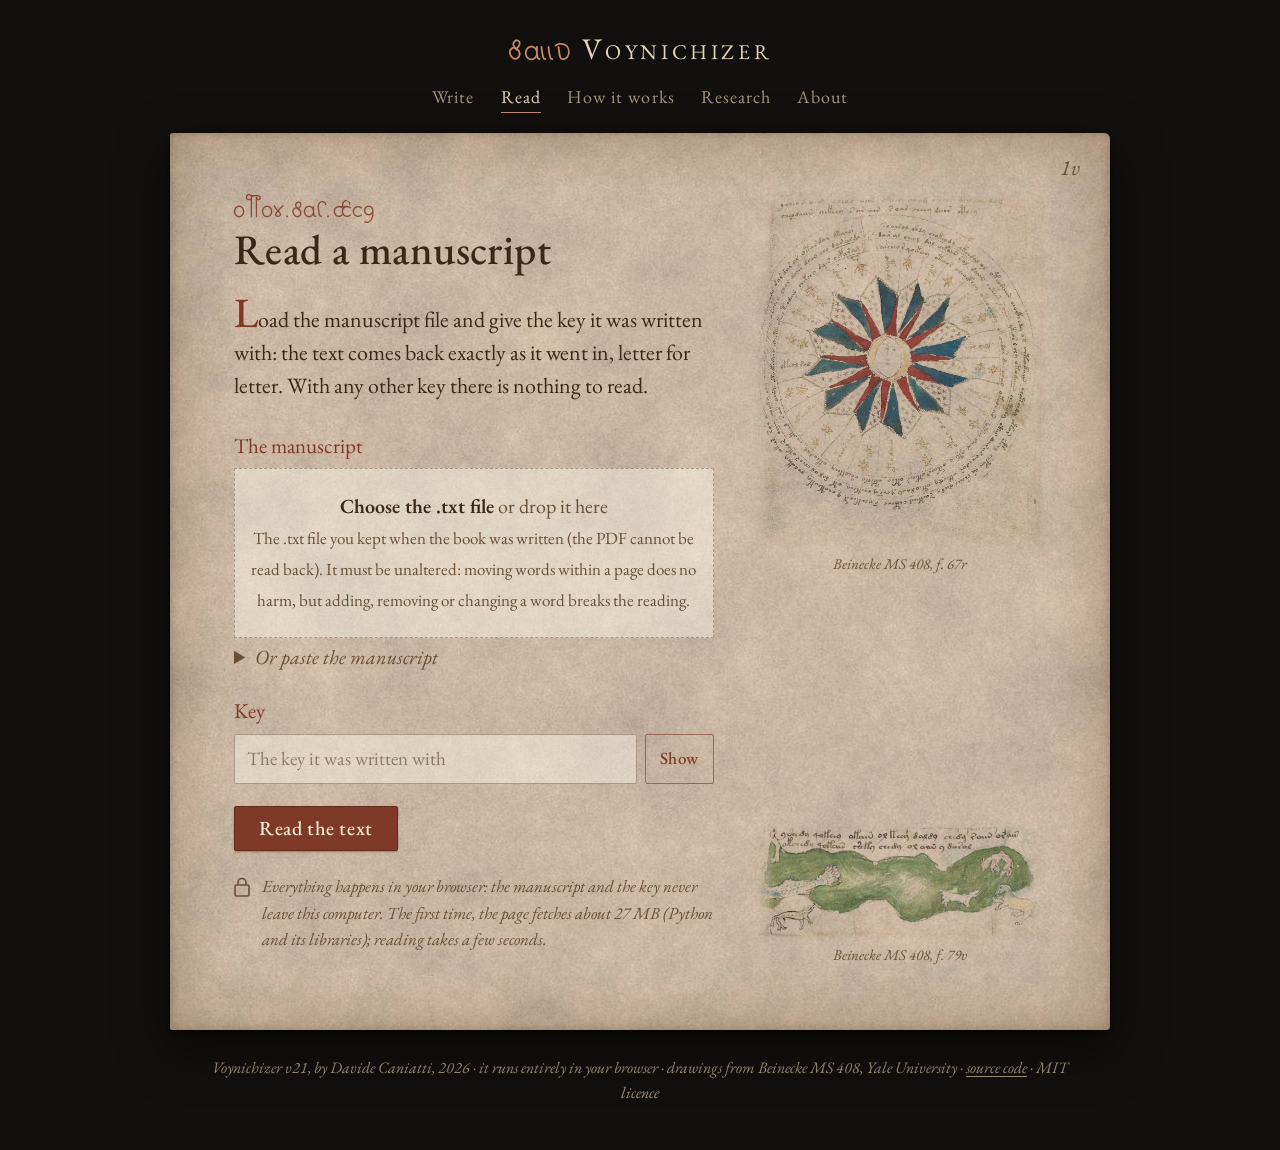
<file: read.html>
<!doctype html>
<html lang="en">
<head>
<meta charset="utf-8">
<meta name="viewport" content="width=device-width, initial-scale=1">
<title>Read back a Voynichizer manuscript | Voynichizer</title>
<meta name="author" content="Davide Caniatti">
<meta name="description" content="Read back the text hidden in a Voynichizer manuscript with its key: it comes back exactly, letter for letter, and a wrong key finds nothing. Runs entirely in your browser.">
<link rel="canonical" href="https://voynichizer.com/read.html">
<link rel="icon" href="favicon.svg" type="image/svg+xml">
<link rel="icon" href="favicon.ico" sizes="16x16 32x32 48x48">
<link rel="apple-touch-icon" href="apple-touch-icon.png">
<meta property="og:type" content="website">
<meta property="og:site_name" content="Voynichizer">
<meta property="og:locale" content="en_GB">
<meta property="og:title" content="Read back a Voynichizer manuscript | Voynichizer">
<meta property="og:description" content="Read back the text hidden in a Voynichizer manuscript with its key: it comes back exactly, letter for letter, and a wrong key finds nothing. Runs entirely in your browser.">
<meta property="og:url" content="https://voynichizer.com/read.html">
<meta property="og:image" content="https://voynichizer.com/preview.jpg">
<meta property="og:image:secure_url" content="https://voynichizer.com/preview.jpg">
<meta property="og:image:type" content="image/jpeg">
<meta property="og:image:width" content="1200">
<meta property="og:image:height" content="630">
<meta property="og:image:alt" content="A plant with blue flowers from the Voynich manuscript, beside the title: Voynichizer, write a second Voynich manuscript">
<meta name="twitter:card" content="summary_large_image">
<meta name="twitter:image" content="https://voynichizer.com/preview.jpg">
<link rel="stylesheet" href="css/site.css">
<script type="module" src="js/read.js"></script>
<script type="application/ld+json">{"@context":"https://schema.org","@graph":[{"@type":"WebPage","@id":"https://voynichizer.com/read.html","url":"https://voynichizer.com/read.html","name":"Read back a Voynichizer manuscript | Voynichizer","description":"Read back the text hidden in a Voynichizer manuscript with its key: it comes back exactly, letter for letter, and a wrong key finds nothing. Runs entirely in your browser.","inLanguage":"en","isPartOf":{"@id":"https://voynichizer.com/#sito"},"author":{"@id":"https://voynichizer.com/#autore"}}]}</script>
</head>
<body>
<header class="masthead" id="top">
  <a class="title" href="./"><span class="mark" aria-hidden="true" data-nosnippet>daiin</span>Voynichizer</a>
  <nav aria-label="Pages">
    <a href="./">Write</a><a href="read.html" aria-current="page">Read</a><a href="how.html">How it works</a><a href="research.html">Research</a><a href="about.html">About</a>
  </nav>
</header>

<main class="folio">
  <div class="folio-no" data-nosnippet>1v</div>
  <div class="spread">
    <div class="text">
      <span class="tag" aria-hidden="true" data-nosnippet>otol.dar.shey</span>
      <h1>Read a manuscript</h1>
      <p class="lead">Load the manuscript file and give the key it was written with: the text comes back exactly as it
        went in, letter for letter. With any other key there is nothing to read.</p>

      <form id="form" novalidate>
        <div class="field">
          <span class="label">The manuscript</span>
          <label class="drop" id="drop">
            <input type="file" id="file" accept=".txt,text/plain">
            <strong>Choose the .txt file</strong> or drop it here<br>
            <span class="note" id="file-name">The .txt file you kept when the book was written (the PDF cannot be read back).
              It must be unaltered: moving words within a page does no harm, but adding, removing or changing a word breaks
              the reading.</span>
          </label>
          <p class="file-status" id="file-status" aria-live="polite"></p>
          <details>
            <summary>Or paste the manuscript</summary>
            <textarea id="pasted" spellcheck="false" placeholder="@<f1r.1> tolshdar.shekaiin.daldy…"></textarea>
          </details>
        </div>
        <div class="field">
          <label for="key">Key</label>
          <div class="key-row">
            <input id="key" type="password" autocomplete="off" spellcheck="false" placeholder="The key it was written with">
            <button type="button" class="btn secondary small" id="show-key" aria-pressed="false">Show</button>
          </div>
        </div>
        <div class="actions"><button class="btn" id="go" type="submit">Read the text</button></div>
        <div class="message error" id="error" role="alert" hidden></div>
        <p class="privacy">
          <svg width="16" height="20" viewBox="0 0 16 20" aria-hidden="true"><rect x="1" y="8" width="14" height="11" rx="1.5" fill="none" stroke="currentColor" stroke-width="1.6"/><path d="M4 8 V5.5 a4 4 0 0 1 8 0 V8" fill="none" stroke="currentColor" stroke-width="1.6"/></svg>
          <span>Everything happens in your browser: the manuscript and the key never leave this computer. The first
            time, the page fetches about 27&nbsp;MB (Python and its libraries); reading takes a few seconds.</span>
        </p>
      </form>

      <section id="working" class="scriptorium" hidden>
        <p class="caption" id="caption" aria-live="polite">Sharpening the quill…</p>
        <div class="progress" role="progressbar" aria-label="Progress" aria-valuemin="0" aria-valuemax="100" id="progress"><div id="bar"></div></div>
        <p class="meta" id="meta">&nbsp;</p>
      </section>

      <section id="result" hidden>
        <h2>The text</h2>
        <p class="file-status ok" id="verified"></p>
        <textarea id="output" class="output" readonly></textarea>
        <details class="tech">
          <summary>Technical details</summary>
          <div class="table-wrap"><table id="tech-table"></table></div>
        </details>
        <div class="actions">
          <button class="btn" id="copy" type="button">Copy</button>
          <a class="btn secondary" id="dl" download="voynichizer-text.txt" href="#" data-goatcounter-click="download-read-text" data-goatcounter-title="Read-back text downloaded">Download</a>
          <button class="btn secondary" id="again" type="button">Read another</button>
        </div>
      </section>
    </div>
    <div class="side">
      <figure class="illus">
        <img src="img/stars-f67r.jpg" width="560" height="684" alt="A sun with red and blue rays inside rings of stars, from the astronomical section of the Voynich manuscript">
        <figcaption>Beinecke MS 408, f. 67r</figcaption>
      </figure>
    </div>
  </div>
</main>

<a class="totop" href="#top" aria-label="Back to the top" hidden>↑</a>
<script data-goatcounter="https://voynich.goatcounter.com/count" async src="https://gc.zgo.at/count.js"></script>
<script src="js/top.js" defer></script>
<script src="js/margins.js" defer></script>

<footer class="colophon">
  Voynichizer v21, by Davide Caniatti, 2026 · it runs entirely in your browser · drawings from Beinecke MS 408, Yale University ·
  <a href="https://github.com/AndreottiVIII/voynichizzatore">source code</a> · MIT licence
</footer>
</body>
</html>
</file>
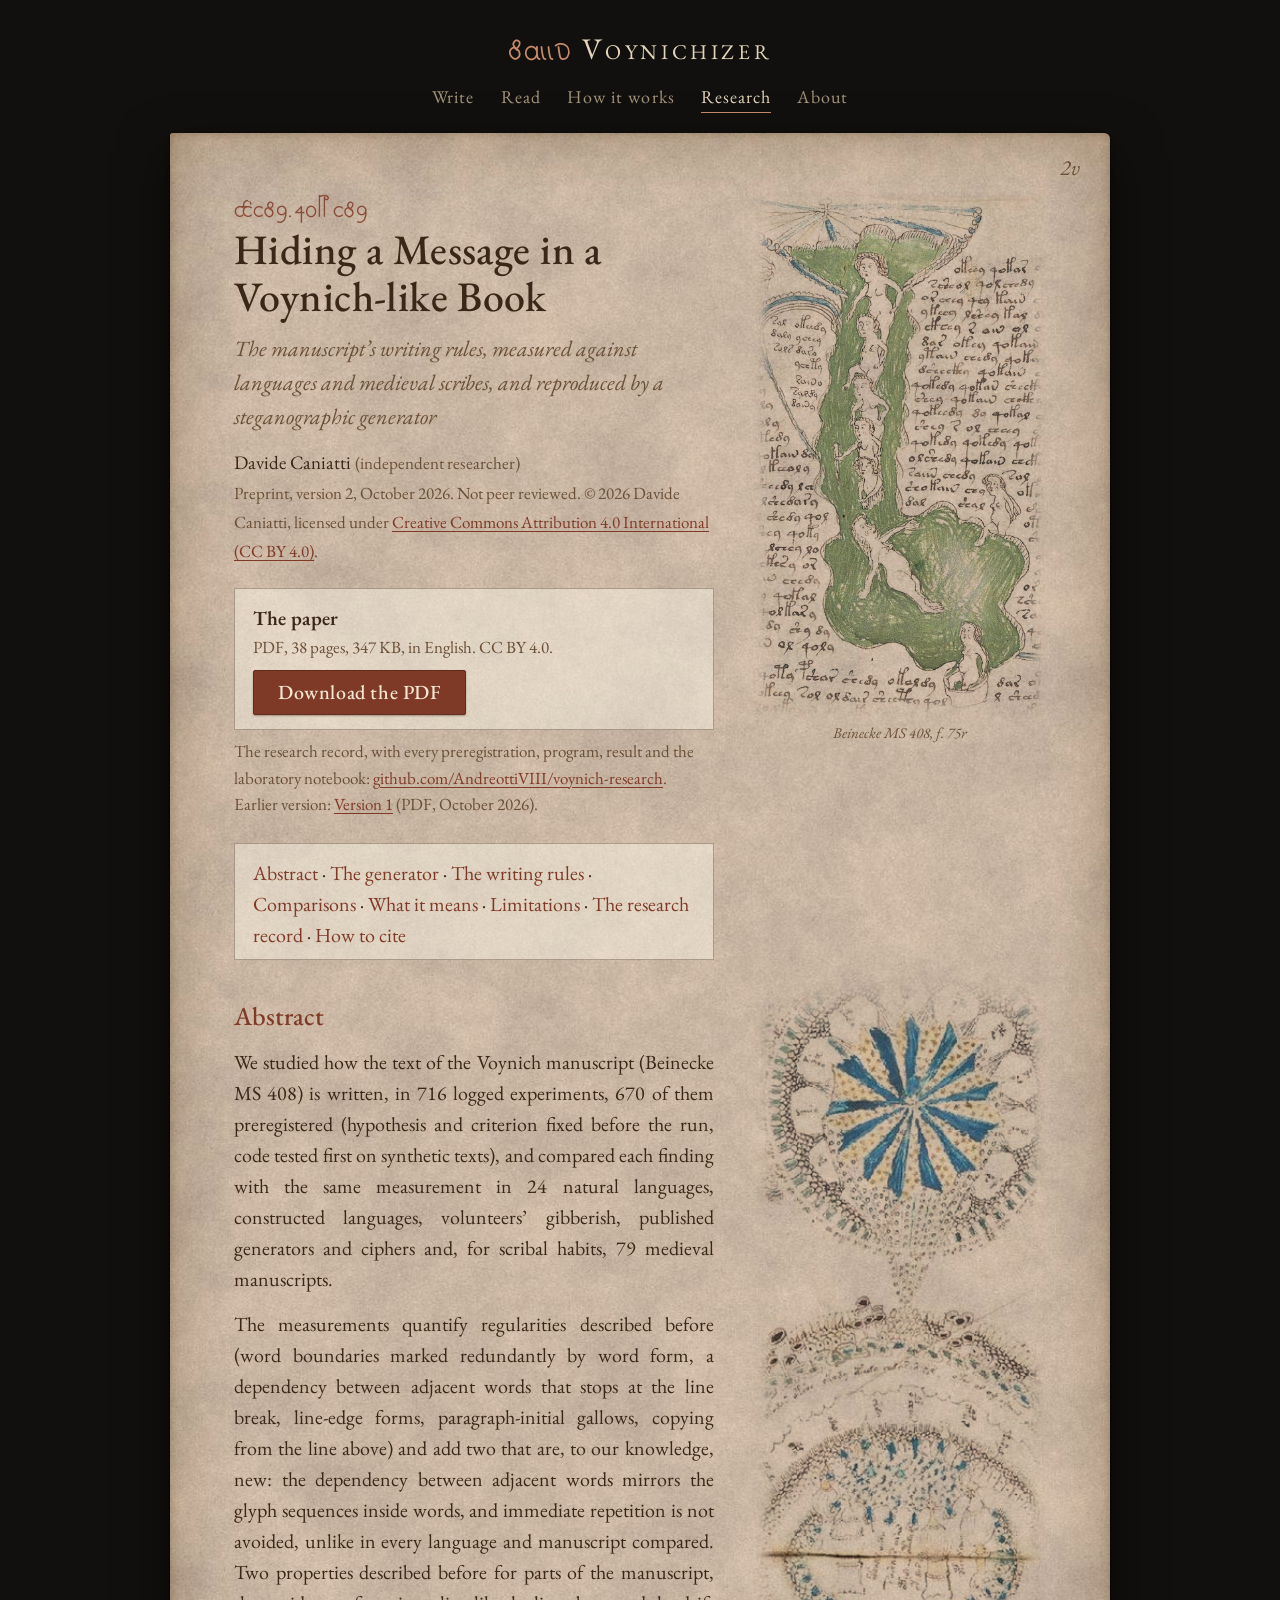
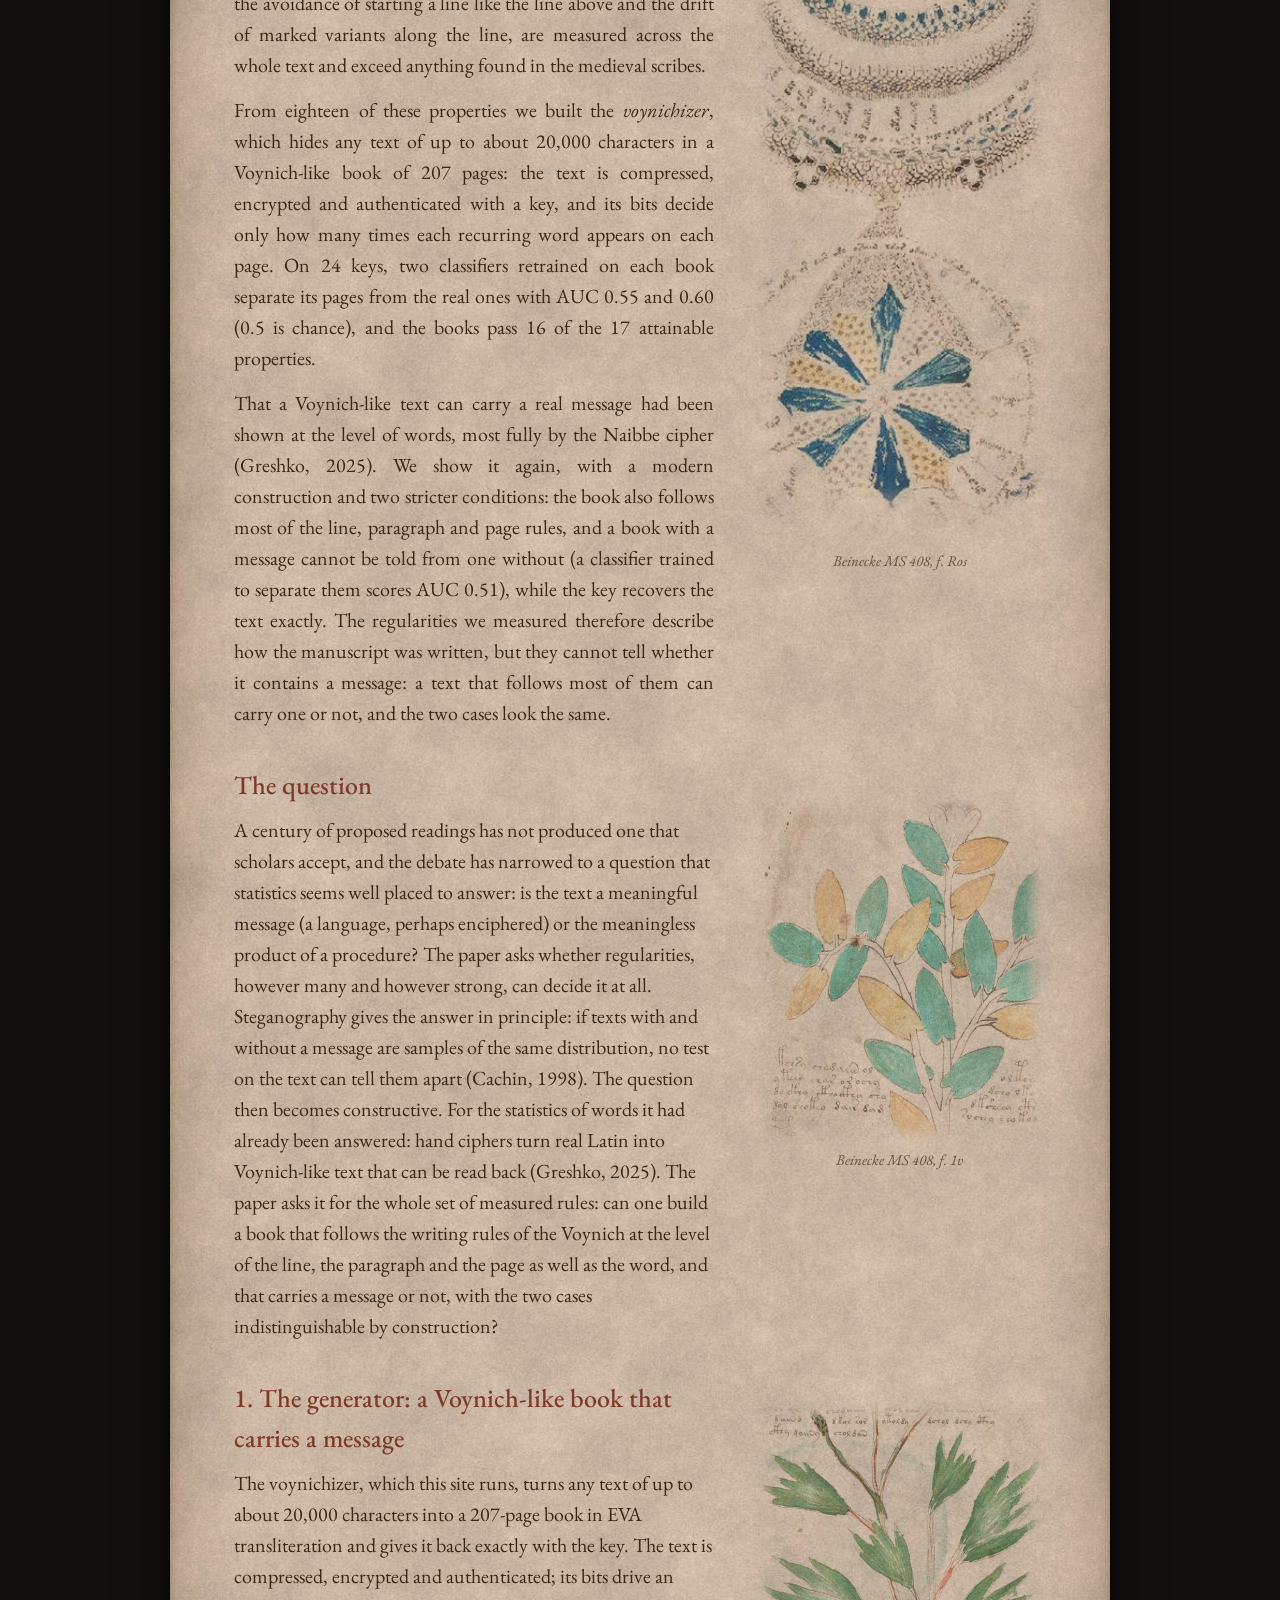
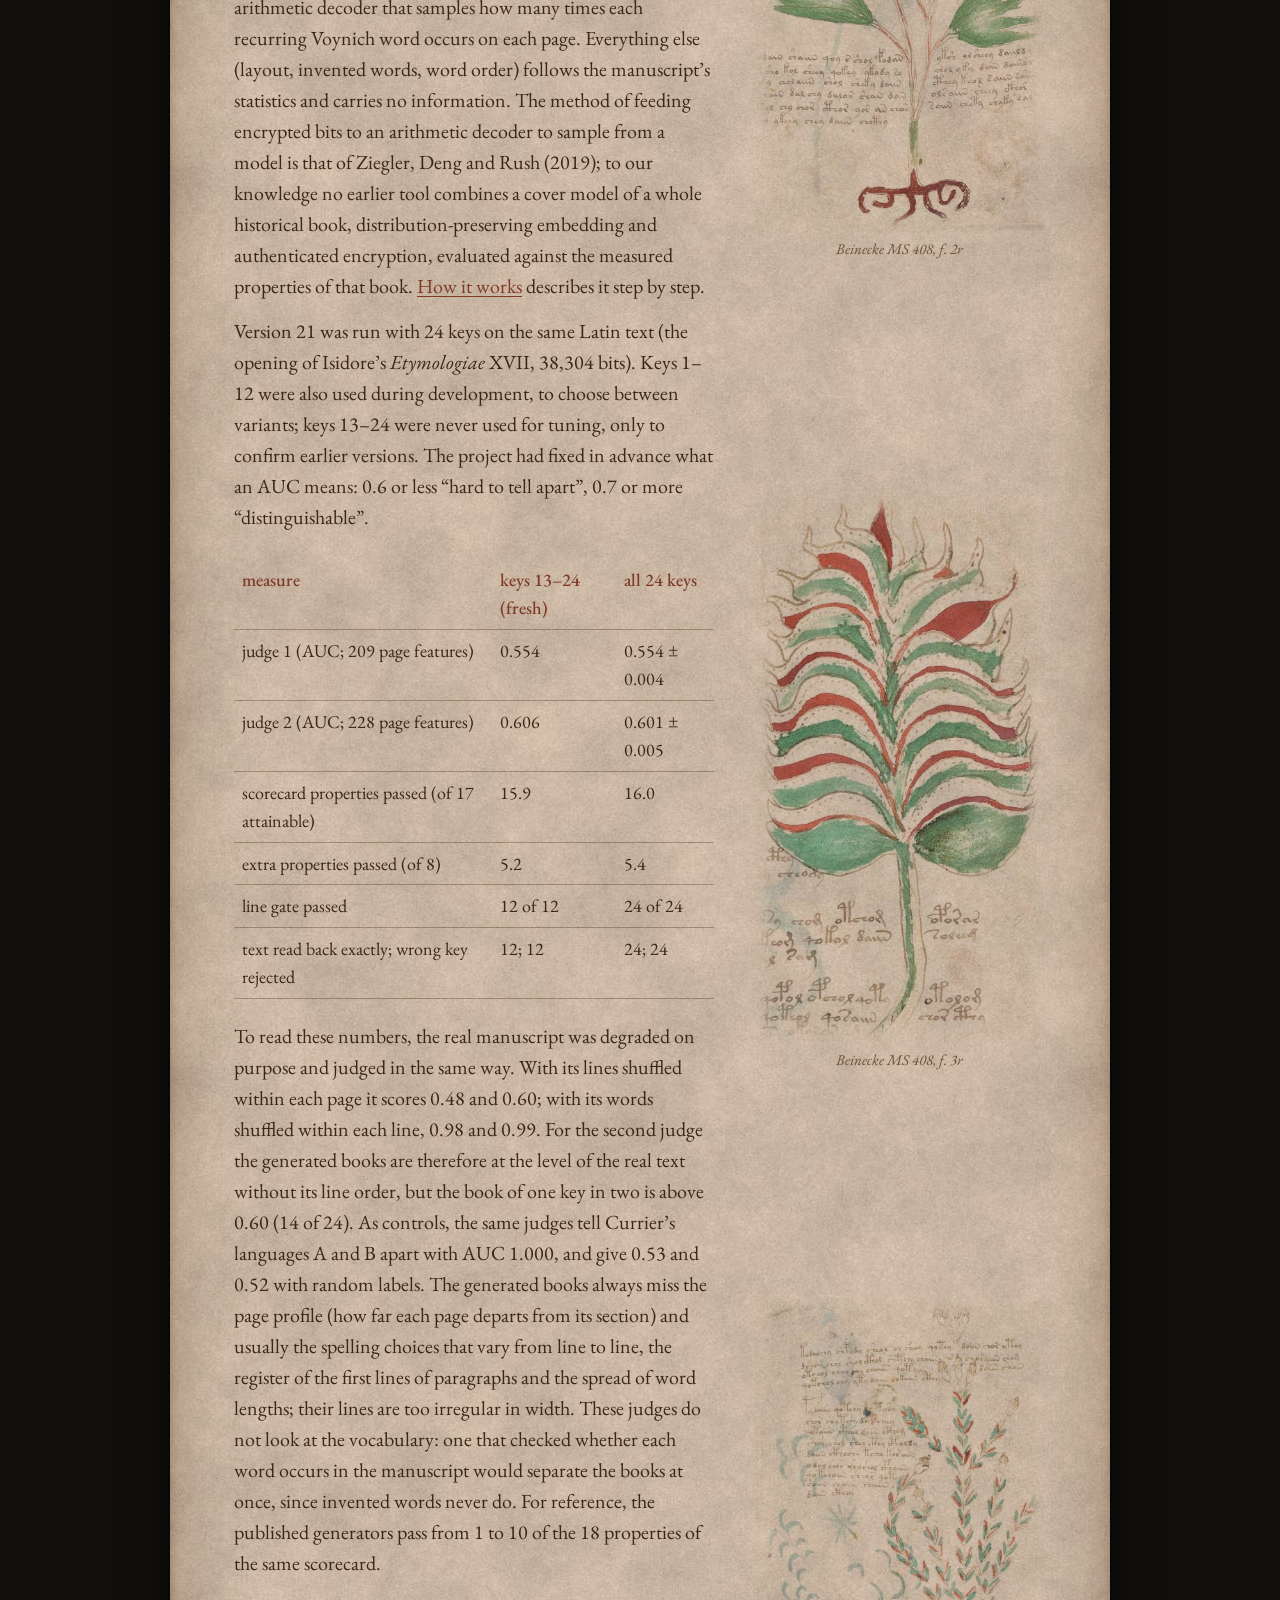
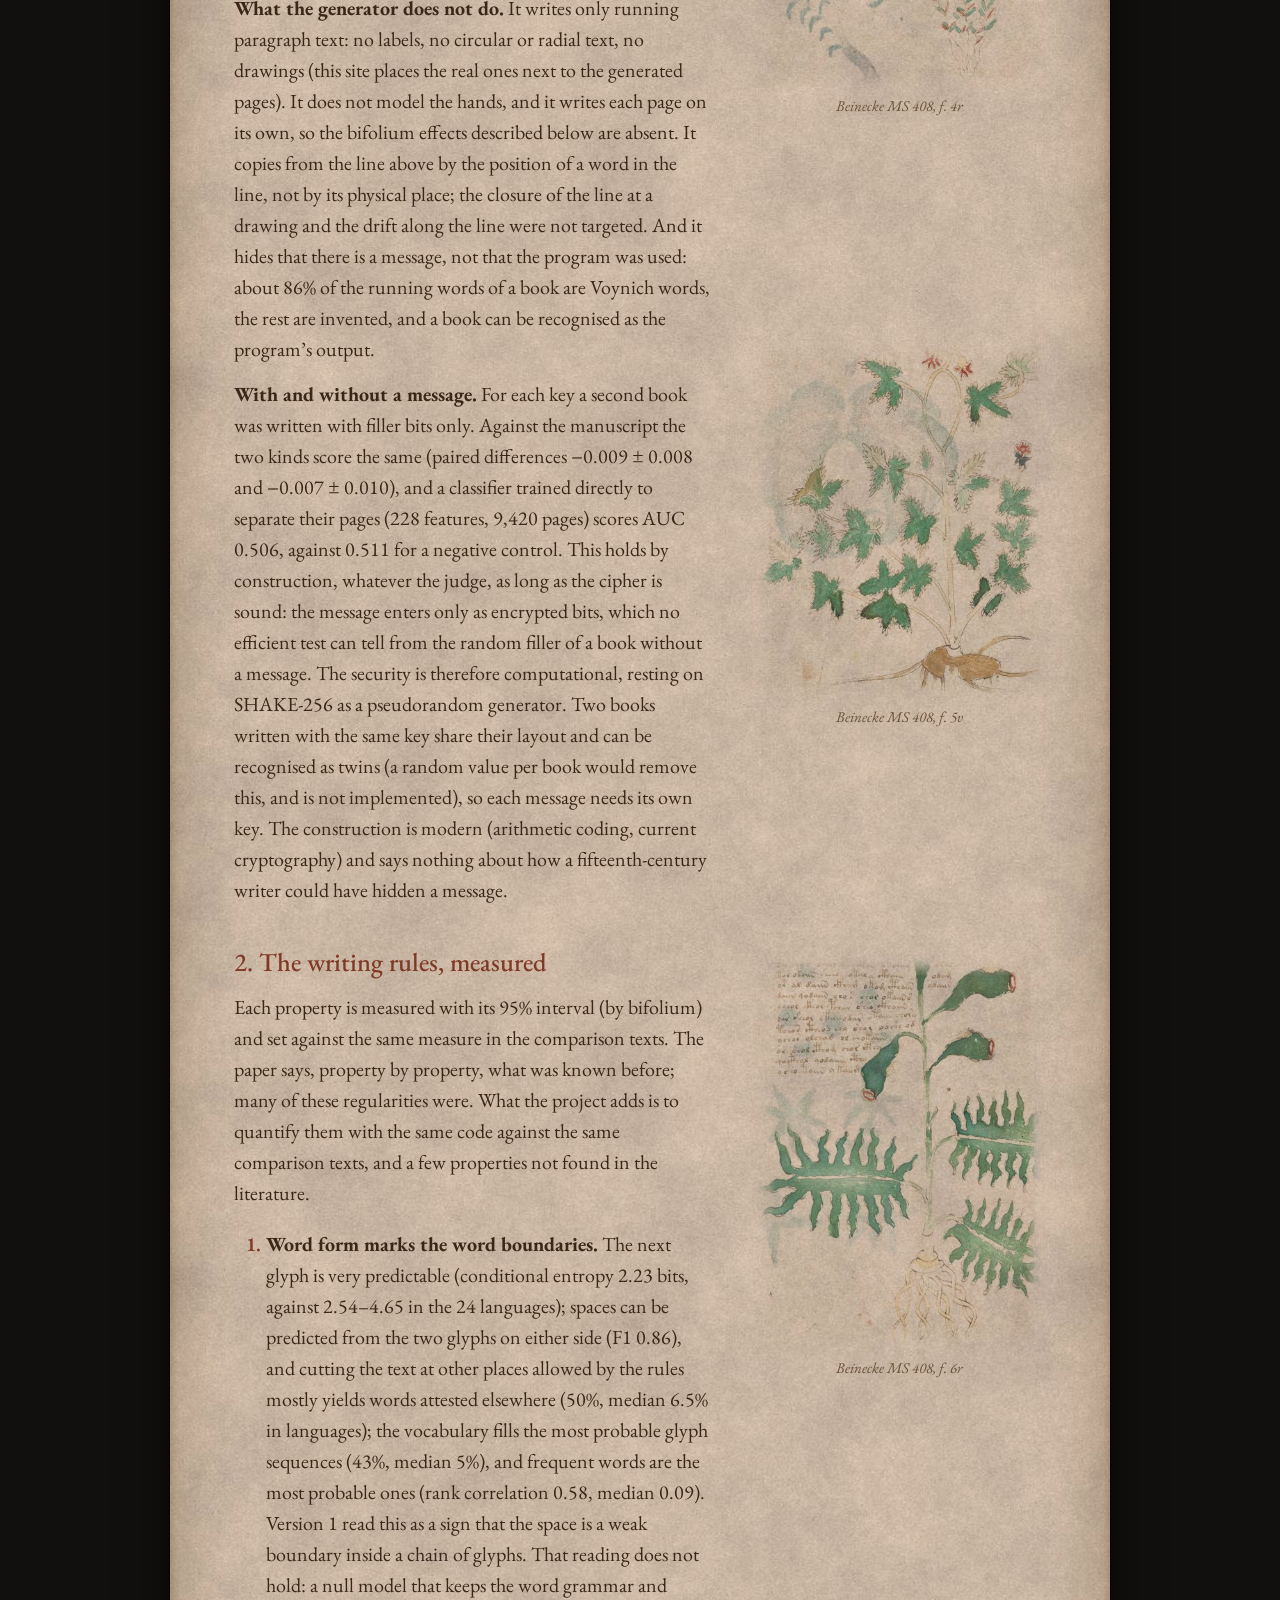
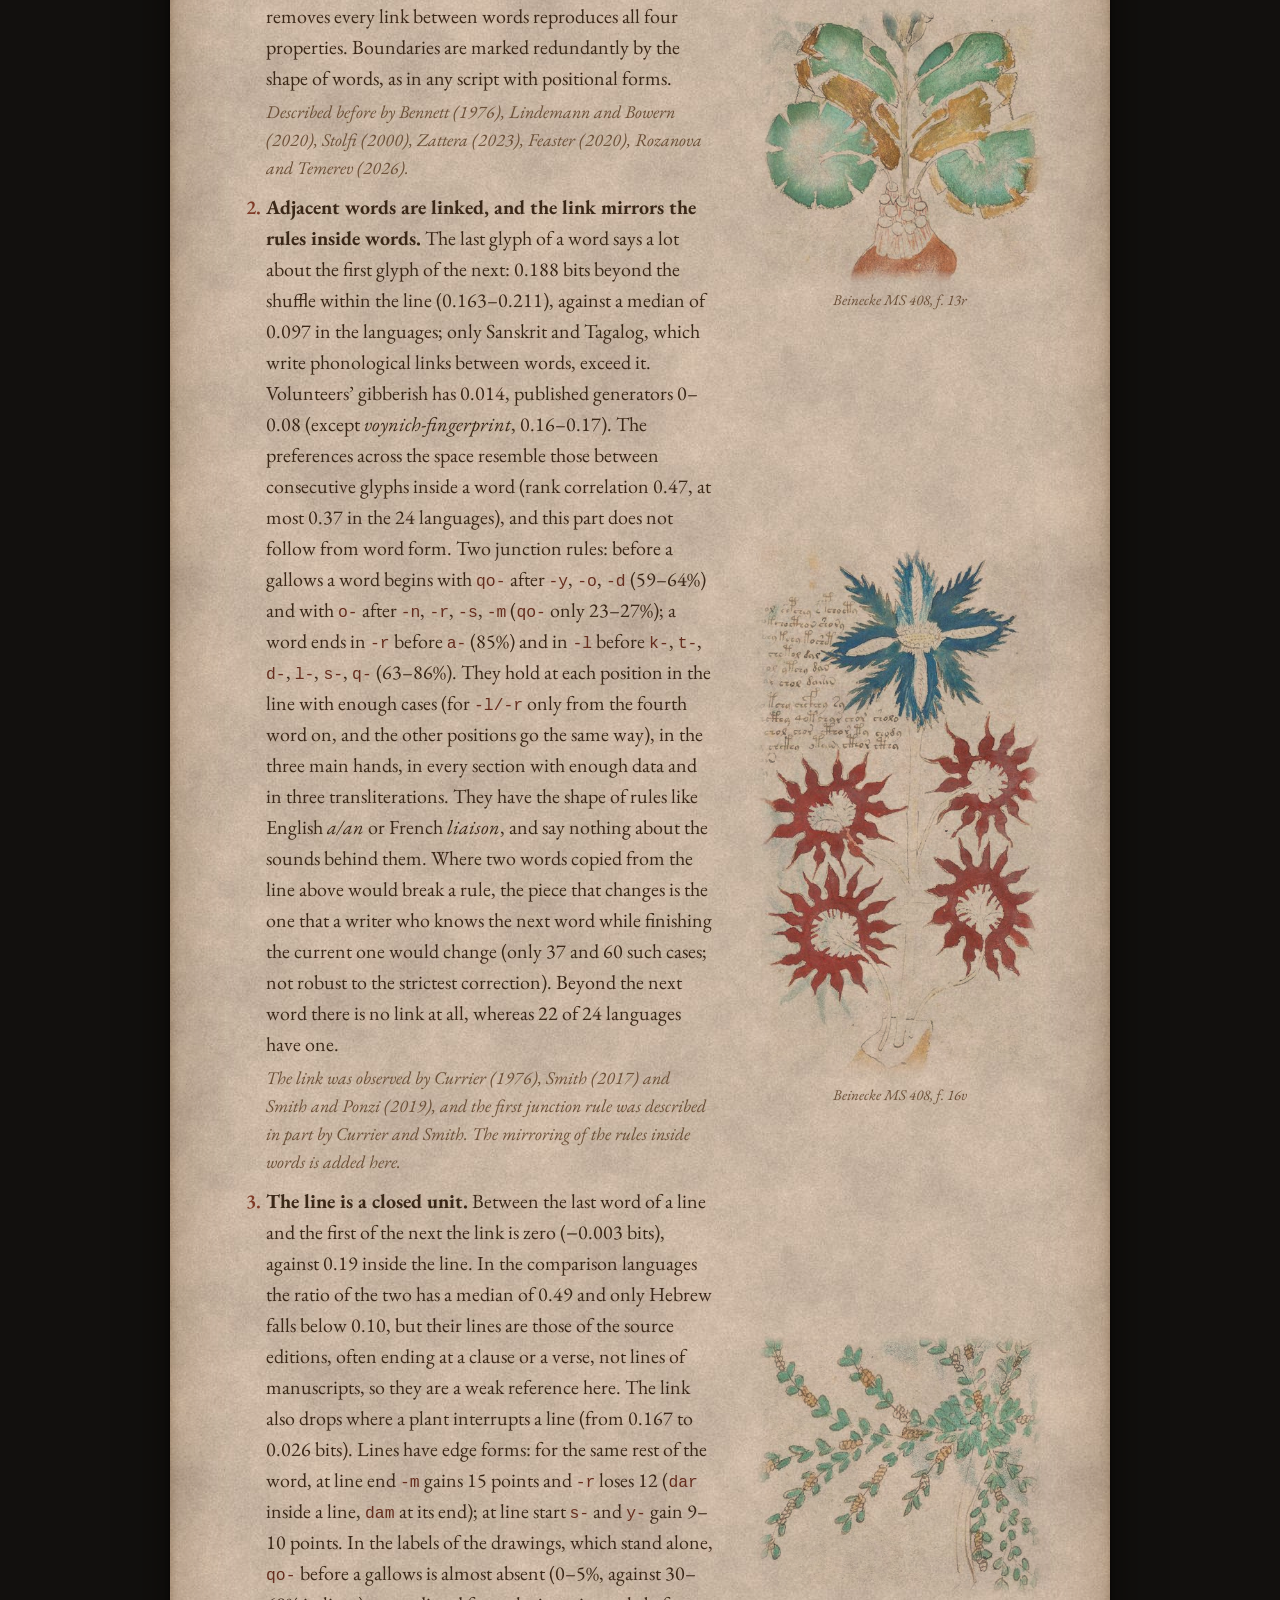
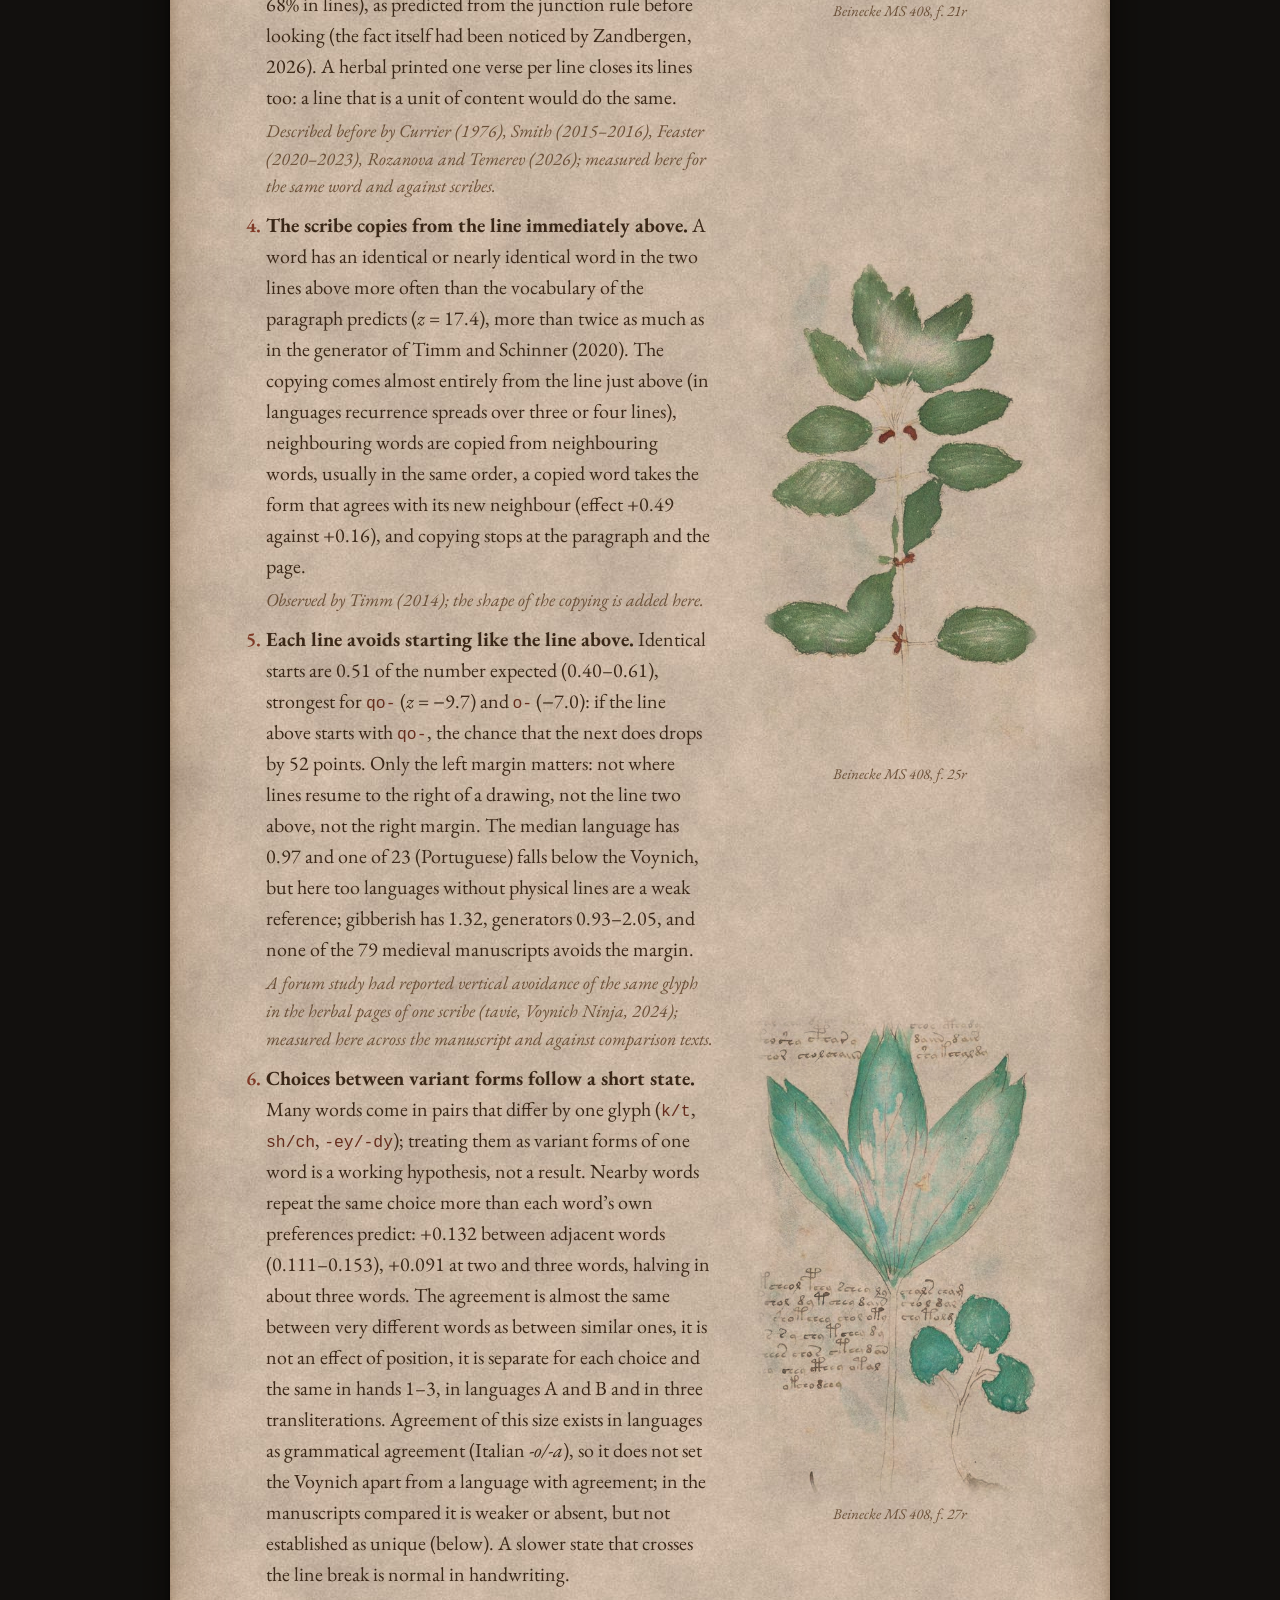
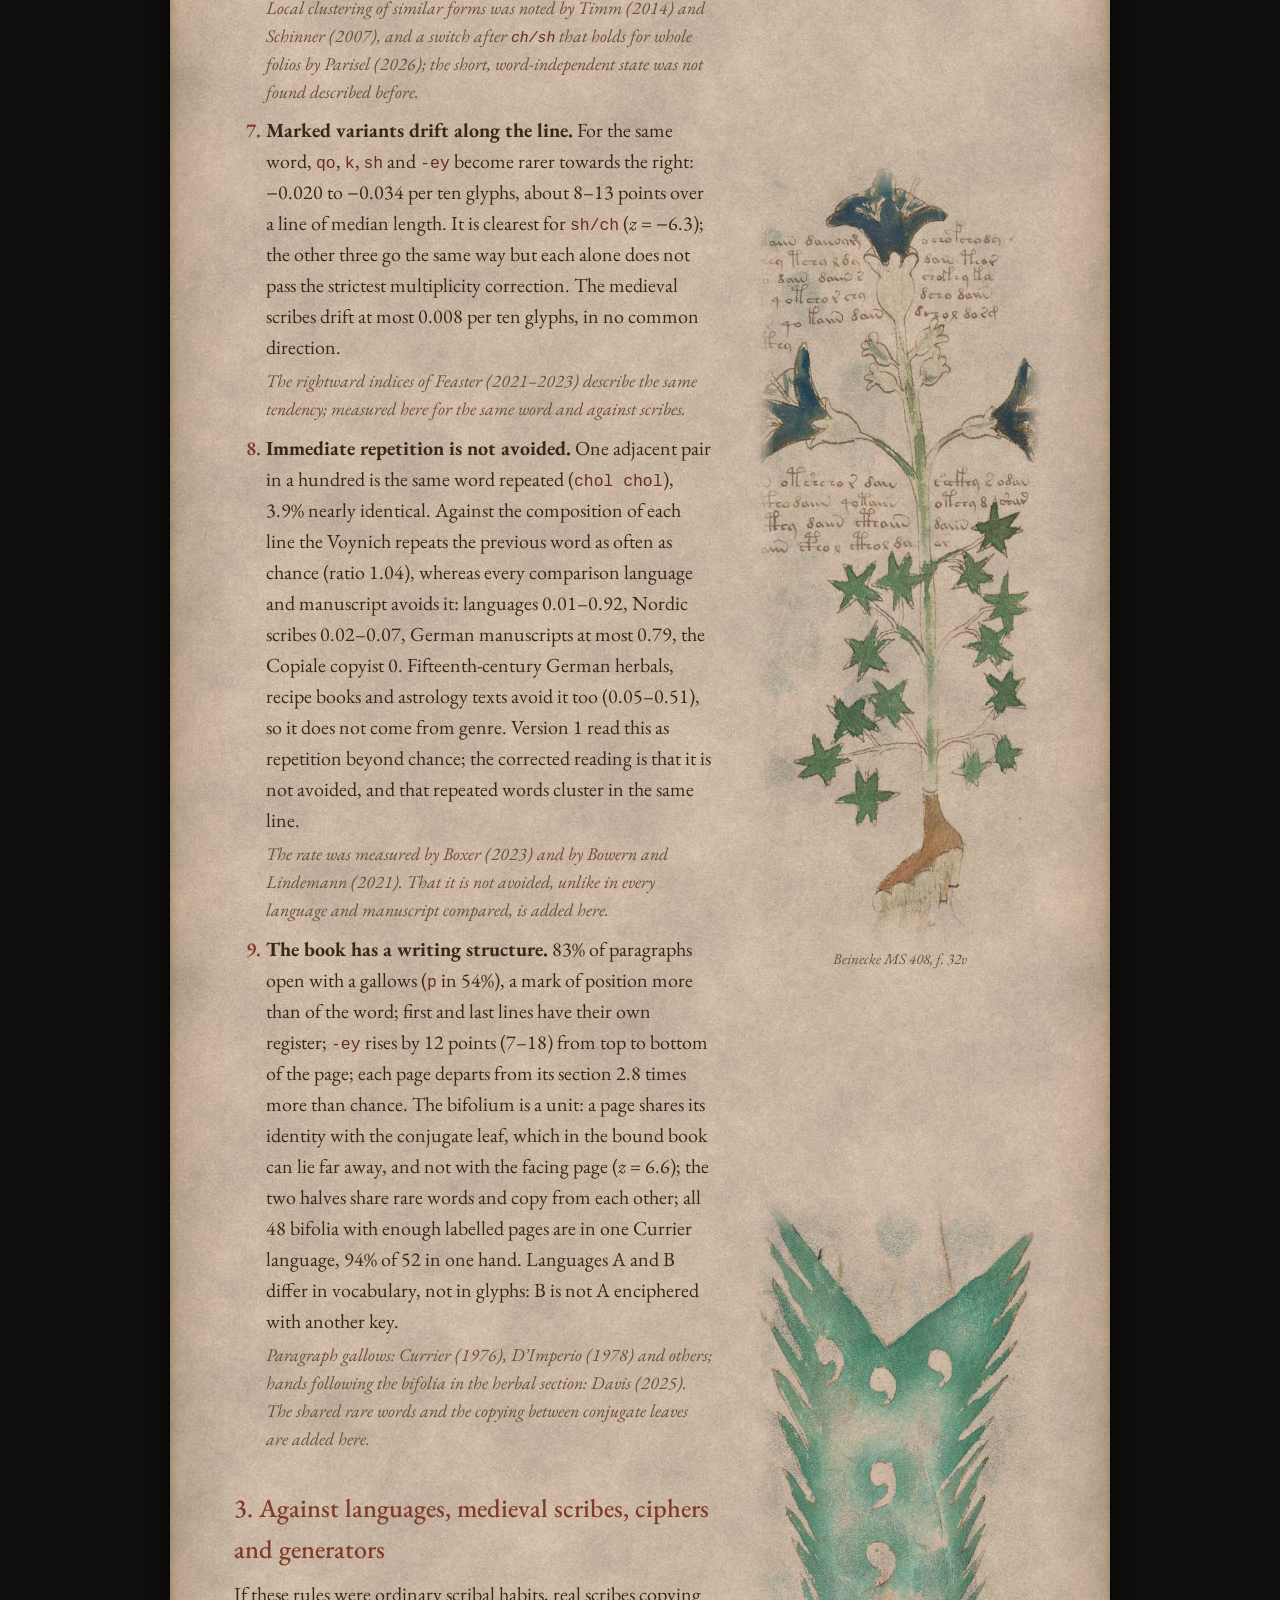
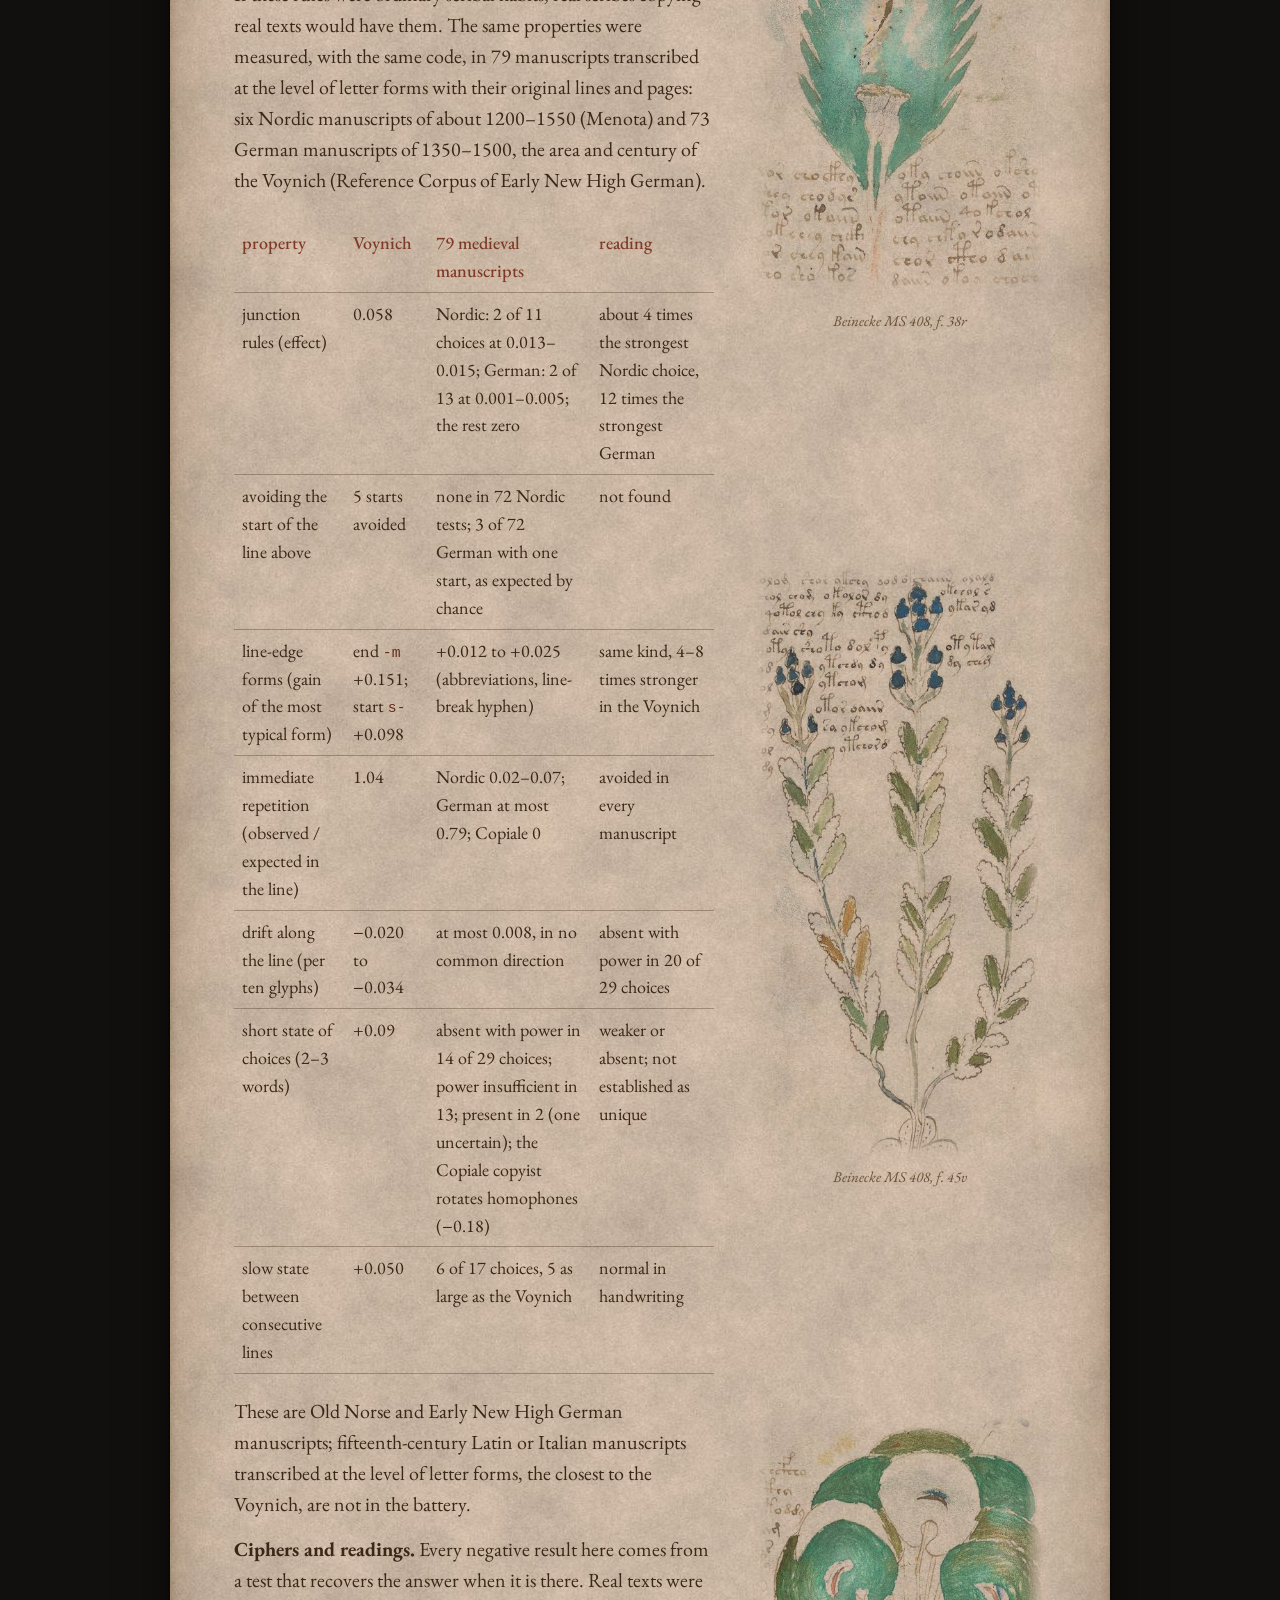
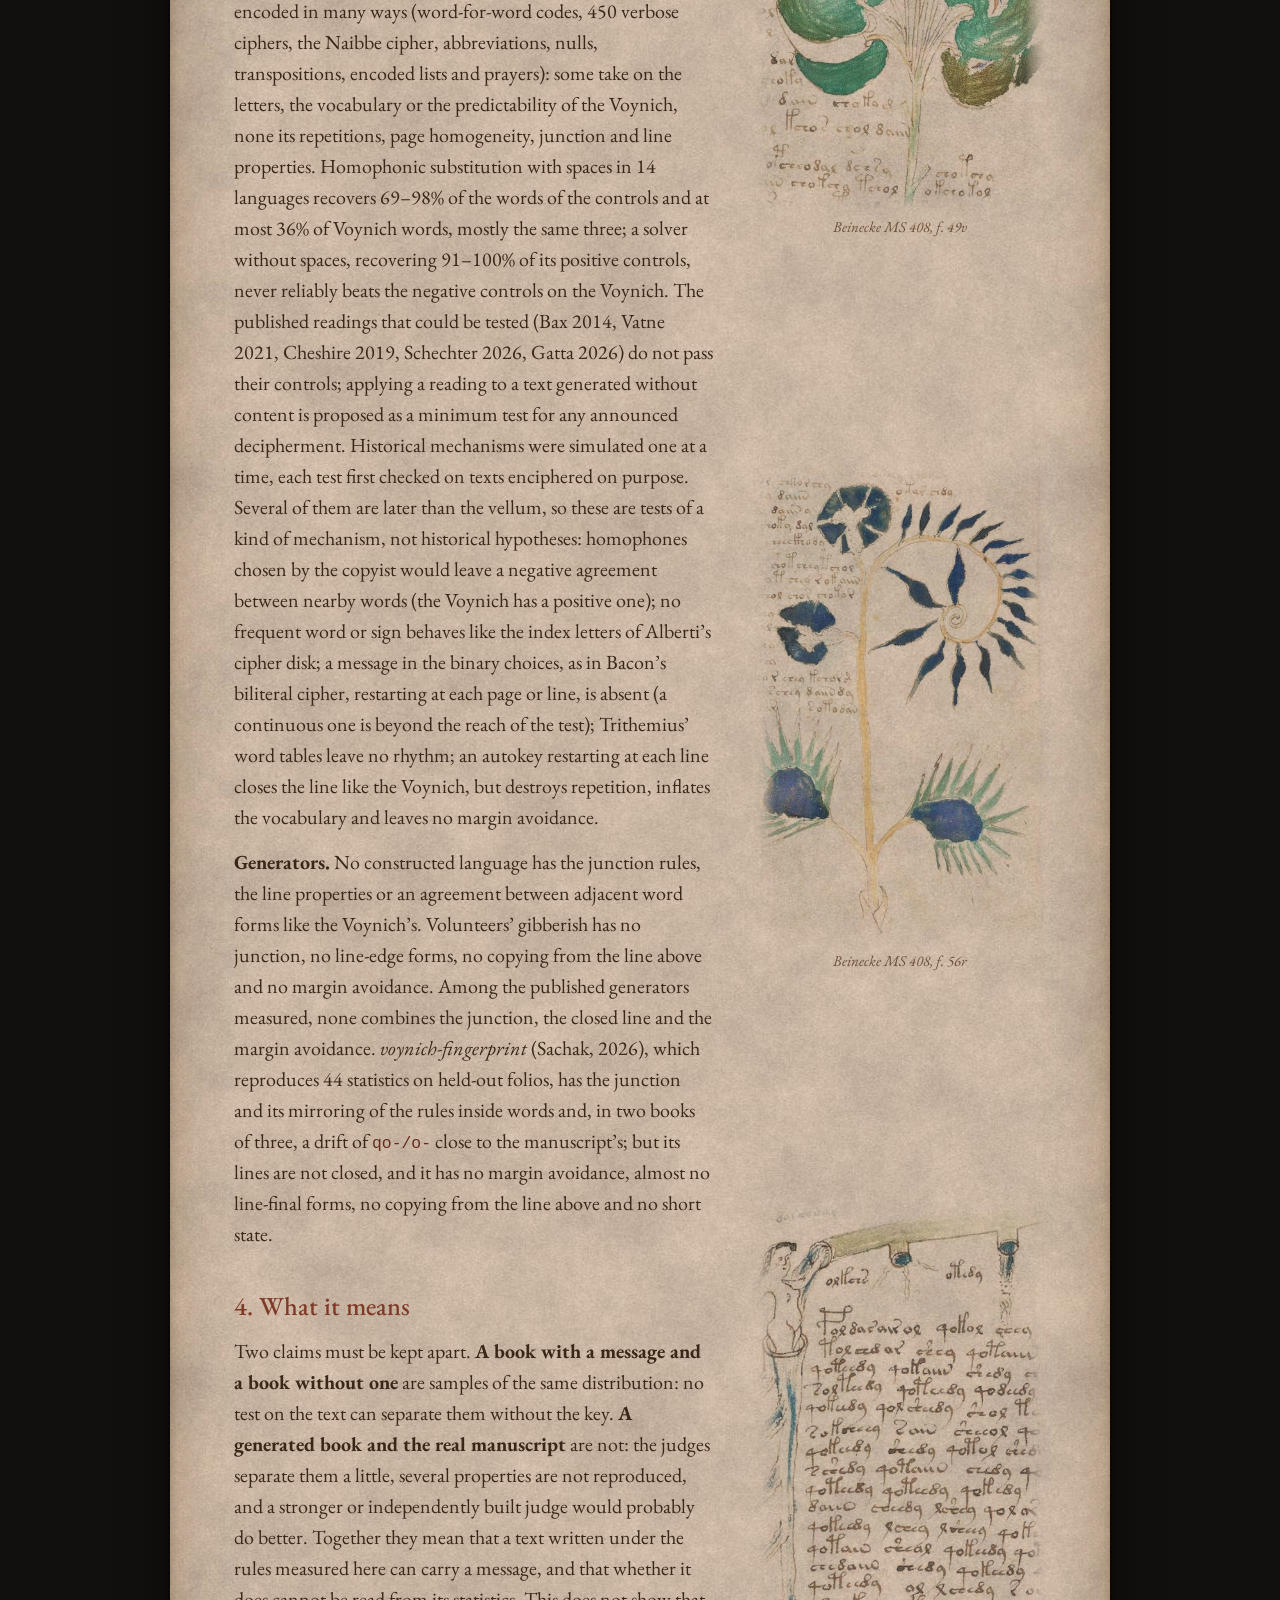
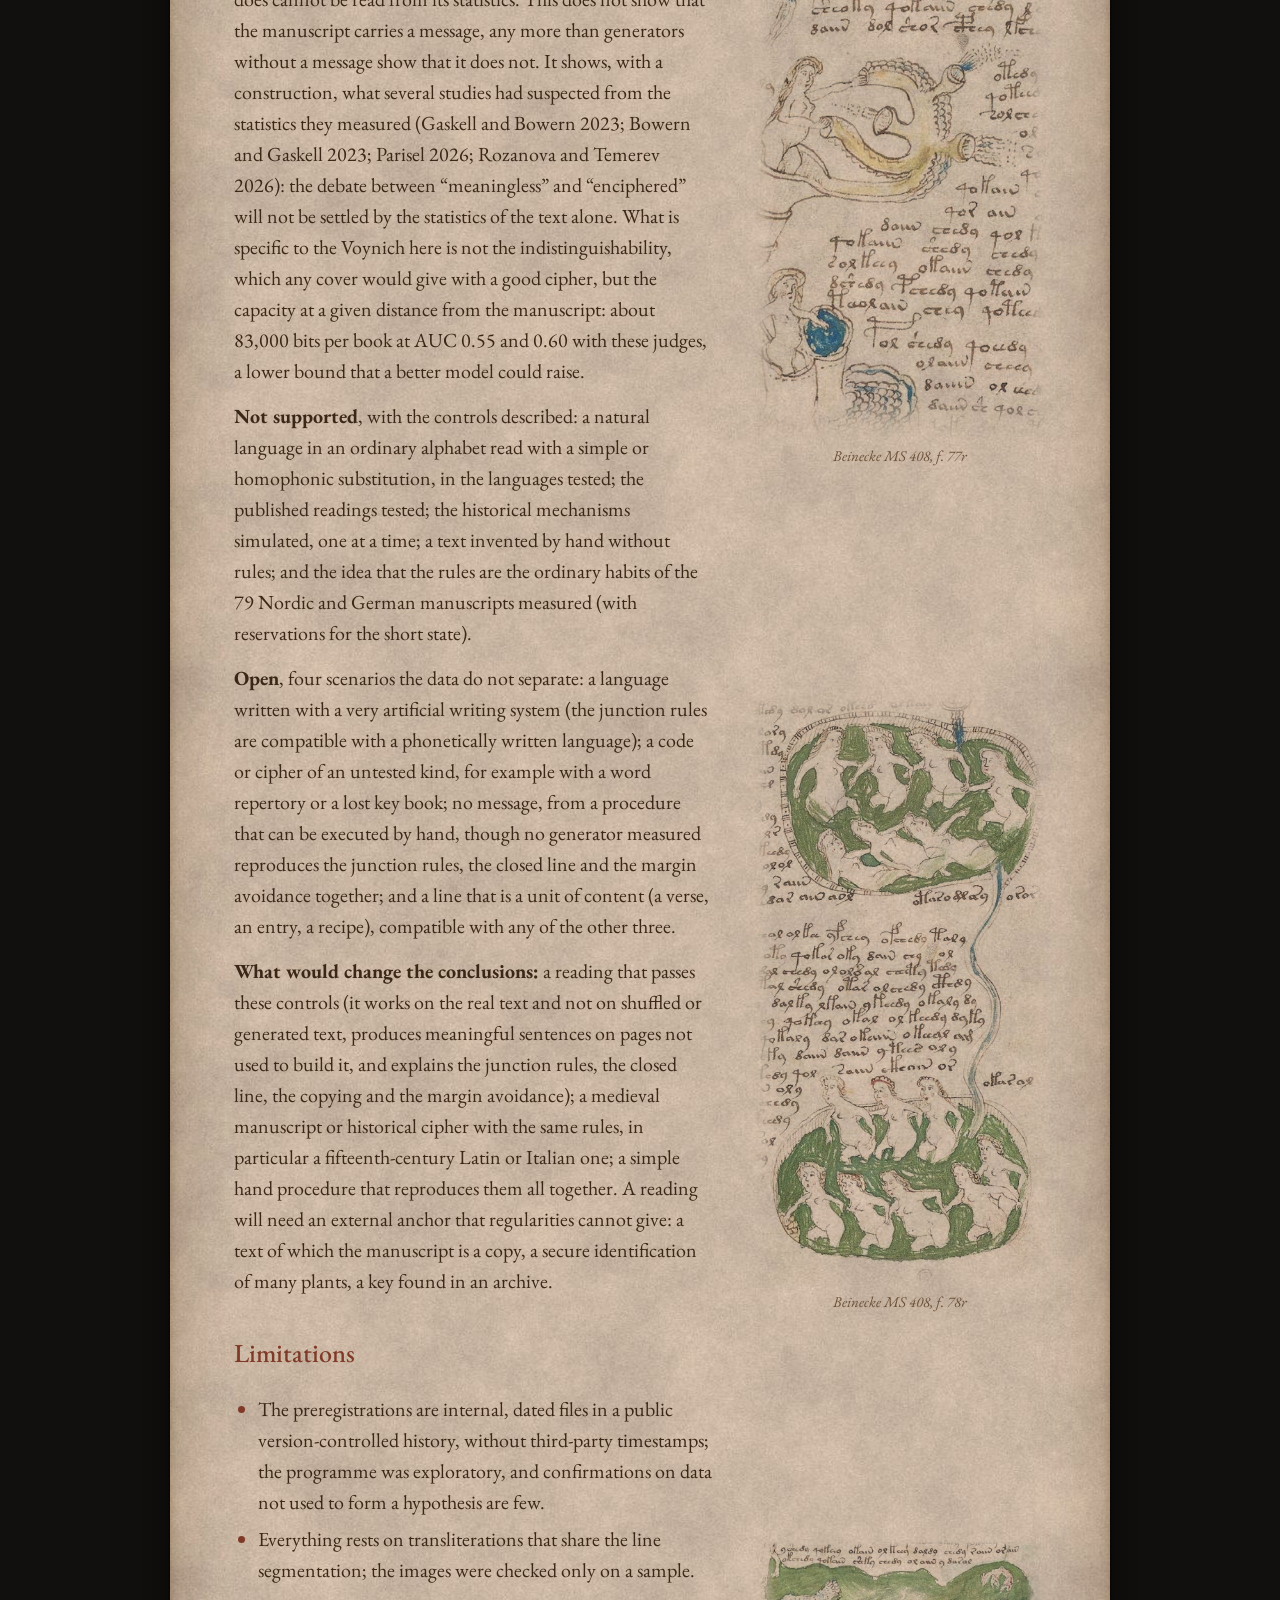
<file: research.html>
<!doctype html>
<html lang="en">
<head>
<meta charset="utf-8">
<meta name="viewport" content="width=device-width, initial-scale=1">
<title>Hiding a Message in a Voynich-like Book (preprint) | Voynichizer</title>
<meta name="author" content="Davide Caniatti">
<meta name="description" content="Hiding a Message in a Voynich-like Book: the Voynich manuscript's writing rules, measured against languages and medieval scribes, and reproduced by a steganographic generator. Preprint, version 2, with the PDF.">
<link rel="canonical" href="https://voynichizer.com/research.html">
<link rel="icon" href="favicon.svg" type="image/svg+xml">
<link rel="icon" href="favicon.ico" sizes="16x16 32x32 48x48">
<link rel="apple-touch-icon" href="apple-touch-icon.png">
<meta property="og:type" content="website">
<meta property="og:site_name" content="Voynichizer">
<meta property="og:locale" content="en_GB">
<meta property="og:title" content="Hiding a Message in a Voynich-like Book (preprint) | Voynichizer">
<meta property="og:description" content="Hiding a Message in a Voynich-like Book: the Voynich manuscript's writing rules, measured against languages and medieval scribes, and reproduced by a steganographic generator. Preprint, version 2, with the PDF.">
<meta property="og:url" content="https://voynichizer.com/research.html">
<meta property="og:image" content="https://voynichizer.com/preview.jpg">
<meta property="og:image:secure_url" content="https://voynichizer.com/preview.jpg">
<meta property="og:image:type" content="image/jpeg">
<meta property="og:image:width" content="1200">
<meta property="og:image:height" content="630">
<meta property="og:image:alt" content="A plant with blue flowers from the Voynich manuscript, beside the title: Voynichizer, write a second Voynich manuscript">
<meta name="twitter:card" content="summary_large_image">
<meta name="twitter:image" content="https://voynichizer.com/preview.jpg">
<meta name="citation_title" content="Hiding a Message in a Voynich-like Book: the manuscript's writing rules, measured against languages and medieval scribes, and reproduced by a steganographic generator">
<meta name="citation_author" content="Caniatti, Davide">
<meta name="citation_publication_date" content="2026/10/09">
<meta name="citation_language" content="en">
<meta name="citation_pdf_url" content="https://voynichizer.com/research/Caniatti_2026_Hiding_a_message_in_a_Voynich-like_book_v2.pdf">
<meta name="citation_abstract_html_url" content="https://voynichizer.com/research.html">
<link rel="stylesheet" href="css/site.css">
<script type="application/ld+json">{"@context":"https://schema.org","@graph":[{"@type":"WebPage","@id":"https://voynichizer.com/research.html","url":"https://voynichizer.com/research.html","name":"Hiding a Message in a Voynich-like Book (preprint) | Voynichizer","description":"Hiding a Message in a Voynich-like Book: the Voynich manuscript's writing rules, measured against languages and medieval scribes, and reproduced by a steganographic generator. Preprint, version 2, with the PDF.","inLanguage":"en","isPartOf":{"@id":"https://voynichizer.com/#sito"},"author":{"@id":"https://voynichizer.com/#autore"},"mainEntity":{"@id":"https://voynichizer.com/research.html#paper"}},{"@type":"ScholarlyArticle","@id":"https://voynichizer.com/research.html#paper","headline":"Hiding a Message in a Voynich-like Book","alternativeHeadline":"The manuscript's writing rules, measured against languages and medieval scribes, and reproduced by a steganographic generator","description":"Hiding a Message in a Voynich-like Book: the Voynich manuscript's writing rules, measured against languages and medieval scribes, and reproduced by a steganographic generator. Preprint, version 2, with the PDF.","author":{"@id":"https://voynichizer.com/#autore"},"datePublished":"2026-10-09","version":"2","inLanguage":"en","isAccessibleForFree":true,"license":"https://creativecommons.org/licenses/by/4.0/","url":"https://voynichizer.com/research.html","encoding":{"@type":"MediaObject","contentUrl":"https://voynichizer.com/research/Caniatti_2026_Hiding_a_message_in_a_Voynich-like_book_v2.pdf","encodingFormat":"application/pdf"},"keywords":["Voynich manuscript","linguistic steganography","arithmetic coding","writing systems","medieval scribes","historical cryptography","preregistration"],"about":{"@type":"CreativeWork","name":"Voynich manuscript (Beinecke MS 408)"},"isPartOf":{"@id":"https://voynichizer.com/#sito"}}]}</script>
</head>
<body>
<header class="masthead" id="top">
  <a class="title" href="./"><span class="mark" aria-hidden="true" data-nosnippet>daiin</span>Voynichizer</a>
  <nav aria-label="Pages">
    <a href="./">Write</a><a href="read.html">Read</a><a href="how.html">How it works</a><a href="research.html" aria-current="page">Research</a><a href="about.html">About</a>
  </nav>
</header>

<main class="folio prose">
  <div class="folio-no" data-nosnippet>2v</div>
  <div class="spread">
  <div class="text">
  <span class="tag" aria-hidden="true" data-nosnippet>shedy.qokedy</span>
  <h1>Hiding a Message in a Voynich-like Book</h1>
  <p class="subtitle">The manuscript’s writing rules, measured against languages and medieval scribes, and reproduced by
    a steganographic generator</p>
  <p class="byline">Davide Caniatti <span class="aff">(independent researcher)</span><br>
    <span class="note">Preprint, version 2, October 2026. Not peer reviewed. © 2026 Davide Caniatti, licensed under
    <a href="https://creativecommons.org/licenses/by/4.0/">Creative Commons Attribution 4.0 International (CC BY 4.0)</a>.</span></p>

  <div class="download paper">
    <div><strong>The paper</strong><p class="note">PDF, 38 pages, 347 KB, in English. CC BY 4.0.</p></div>
    <a class="btn" href="research/Caniatti_2026_Hiding_a_message_in_a_Voynich-like_book_v2.pdf" download data-goatcounter-click="paper-v2-pdf" data-goatcounter-title="Paper v2 (PDF) downloaded">Download the PDF</a>
  </div>
  <p class="note paper-links">The research record, with every preregistration, program, result and the laboratory
    notebook: <a href="https://github.com/AndreottiVIII/voynich-research">github.com/AndreottiVIII/voynich-research</a>.
    Earlier version: <a href="research/Caniatti_Claude_2026_Voynich_writing_system_v1.pdf" download data-goatcounter-click="paper-v1-pdf" data-goatcounter-title="Paper v1 (PDF) downloaded">Version 1</a>
    (PDF, October 2026).</p>

  <nav class="toc" aria-label="On this page">
    <a href="#abstract">Abstract</a> · <a href="#generator">The generator</a> · <a href="#rules">The writing rules</a> ·
    <a href="#comparisons">Comparisons</a> · <a href="#meaning">What it means</a> · <a href="#limits">Limitations</a> ·
    <a href="#record">The research record</a> · <a href="#cite">How to cite</a>
  </nav>

  <h2 id="abstract">Abstract</h2>
  <div class="abstract">
    <p>We studied how the text of the Voynich manuscript (Beinecke MS 408) is written, in 716 logged experiments, 670 of
      them preregistered (hypothesis and criterion fixed before the run, code tested first on synthetic texts), and
      compared each finding with the same measurement in 24 natural languages, constructed languages, volunteers’
      gibberish, published generators and ciphers and, for scribal habits, 79 medieval manuscripts.</p>
    <p>The measurements quantify regularities described before (word boundaries marked redundantly by word form, a
      dependency between adjacent words that stops at the line break, line-edge forms, paragraph-initial gallows, copying
      from the line above) and add two that are, to our knowledge, new: the dependency between adjacent words mirrors the
      glyph sequences inside words, and immediate repetition is not avoided, unlike in every language and manuscript
      compared. Two properties described before for parts of the manuscript, the avoidance of starting a line like the
      line above and the drift of marked variants along the line, are measured across the whole text and exceed anything
      found in the medieval scribes.</p>
    <p>From eighteen of these properties we built the <em>voynichizer</em>, which hides any text of up to about 20,000
      characters in a Voynich-like book of 207 pages: the text is compressed, encrypted and authenticated with a key, and
      its bits decide only how many times each recurring word appears on each page. On 24 keys, two classifiers retrained
      on each book separate its pages from the real ones with AUC 0.55 and 0.60 (0.5 is chance), and the books pass 16 of
      the 17 attainable properties.</p>
    <p>That a Voynich-like text can carry a real message had been shown at the level of words, most fully by the Naibbe
      cipher (Greshko, 2025). We show it again, with a modern construction and two stricter conditions: the book also
      follows most of the line, paragraph and page rules, and a book with a message cannot be told from one without (a
      classifier trained to separate them scores AUC 0.51), while the key recovers the text exactly. The regularities we
      measured therefore describe how the manuscript was written, but they cannot tell whether it contains a message: a
      text that follows most of them can carry one or not, and the two cases look the same.</p>
  </div>

  <h2 id="question">The question</h2>
  <p>A century of proposed readings has not produced one that scholars accept, and the debate has narrowed to a question
    that statistics seems well placed to answer: is the text a meaningful message (a language, perhaps enciphered) or the
    meaningless product of a procedure? The paper asks whether regularities, however many and however strong, can decide
    it at all. Steganography gives the answer in principle: if texts with and without a message are samples of the same
    distribution, no test on the text can tell them apart (Cachin, 1998). The question then becomes constructive. For the
    statistics of words it had already been answered: hand ciphers turn real Latin into Voynich-like text that can be
    read back (Greshko, 2025). The paper asks it for the whole set of measured rules: can one build a book that follows
    the writing rules of the Voynich at the level of the line, the paragraph and the page as well as the word, and that
    carries a message or not, with the two cases indistinguishable by construction?</p>

  <h2 id="generator">1. The generator: a Voynich-like book that carries a message</h2>
  <p>The voynichizer, which this site runs, turns any text of up to about 20,000 characters into a 207-page book in EVA
    transliteration and gives it back exactly with the key. The text is compressed, encrypted and authenticated; its bits
    drive an arithmetic decoder that samples how many times each recurring Voynich word occurs on each page. Everything
    else (layout, invented words, word order) follows the manuscript’s statistics and carries no information. The method
    of feeding encrypted bits to an arithmetic decoder to sample from a model is that of Ziegler, Deng and Rush (2019);
    to our knowledge no earlier tool combines a cover model of a whole historical book, distribution-preserving embedding
    and authenticated encryption, evaluated against the measured properties of that book.
    <a href="how.html">How it works</a> describes it step by step.</p>
  <p>Version 21 was run with 24 keys on the same Latin text (the opening of Isidore’s <em>Etymologiae</em> XVII,
    38,304 bits). Keys 1–12 were also used during development, to choose between variants; keys 13–24 were never used
    for tuning, only to confirm earlier versions. The project had fixed in advance what an AUC means: 0.6 or less “hard to
    tell apart”, 0.7 or more “distinguishable”.</p>
  <div class="table-wrap"><table>
    <tr><th>measure</th><th>keys 13–24 (fresh)</th><th>all 24 keys</th></tr>
    <tr><td>judge 1 (AUC; 209 page features)</td><td>0.554</td><td>0.554 ± 0.004</td></tr>
    <tr><td>judge 2 (AUC; 228 page features)</td><td>0.606</td><td>0.601 ± 0.005</td></tr>
    <tr><td>scorecard properties passed (of 17 attainable)</td><td>15.9</td><td>16.0</td></tr>
    <tr><td>extra properties passed (of 8)</td><td>5.2</td><td>5.4</td></tr>
    <tr><td>line gate passed</td><td>12 of 12</td><td>24 of 24</td></tr>
    <tr><td>text read back exactly; wrong key rejected</td><td>12; 12</td><td>24; 24</td></tr>
  </table></div>
  <p>To read these numbers, the real manuscript was degraded on purpose and judged in the same way. With its lines
    shuffled within each page it scores 0.48 and 0.60; with its words shuffled within each line, 0.98 and 0.99. For the
    second judge the generated books are therefore at the level of the real text without its line order, but the book of
    one key in two is above 0.60 (14 of 24). As controls, the same judges tell Currier’s languages A and B apart with AUC
    1.000, and give 0.53 and 0.52 with random labels. The generated books always
    miss the page profile (how far each page departs from its section) and usually the spelling choices that vary from
    line to line, the register of the first lines of paragraphs and the spread of word lengths; their lines are too
    irregular in width. These judges do not look at the vocabulary: one that checked whether each word occurs in the
    manuscript would separate the books at once, since invented words never do. For reference, the published generators
    pass from 1 to 10 of the 18 properties of the same scorecard.</p>
  <p><strong>What the generator does not do.</strong> It writes only running paragraph text: no labels, no circular or
    radial text, no drawings (this site places the real ones next to the generated pages). It does not model the hands, and
    it writes each page on its own, so the bifolium effects described below are absent. It copies from the line above by
    the position of a word in the line, not by its physical place; the closure of the line at a drawing and the drift
    along the line were not targeted. And it hides that there is a message, not that the program was used: about 86% of
    the running words of a book are Voynich words, the rest are invented, and a book can be recognised as the program’s
    output.</p>
  <p><strong>With and without a message.</strong> For each key a second book was written with filler bits only. Against
    the manuscript the two kinds score the same (paired differences −0.009 ± 0.008 and −0.007 ± 0.010), and a classifier
    trained directly to separate their pages (228 features, 9,420 pages) scores AUC 0.506, against 0.511 for a negative
    control. This holds by construction, whatever the judge, as long as the cipher is sound: the message enters only as
    encrypted bits, which no efficient test can tell from the random filler of a book without a message. The security is
    therefore computational, resting on SHAKE-256 as a pseudorandom generator. Two books written with the same key share
    their layout and can be recognised as twins (a random value per book would remove this, and is not implemented), so
    each message needs its own key. The construction is modern (arithmetic coding, current cryptography) and says nothing
    about how a fifteenth-century writer could have hidden a message.</p>

  <h2 id="rules">2. The writing rules, measured</h2>
  <p>Each property is measured with its 95% interval (by bifolium) and set against the same measure in the comparison
    texts. The paper says, property by property, what was known before; many of these regularities were. What the
    project adds is to quantify them with the same code against the same comparison texts, and a few properties not
    found in the literature.</p>
  <ol class="findings">
    <li><strong>Word form marks the word boundaries.</strong> The next glyph is very predictable (conditional entropy
      2.23 bits, against 2.54–4.65 in the 24 languages); spaces can be predicted from the two glyphs on either side
      (F1 0.86), and cutting the text at other places allowed by the rules mostly yields words attested elsewhere (50%,
      median 6.5% in languages); the vocabulary fills the most probable glyph sequences (43%, median 5%), and frequent
      words are the most probable ones (rank correlation 0.58, median 0.09). Version 1 read this as a sign that the space
      is a weak boundary inside a chain of glyphs. That reading does not hold: a null model that keeps the word grammar and
      removes every link between words reproduces all four properties. Boundaries are marked redundantly by the shape of
      words, as in any script with positional forms.
      <span class="prior">Described before by Bennett (1976), Lindemann and Bowern (2020), Stolfi (2000), Zattera (2023),
      Feaster (2020), Rozanova and Temerev (2026).</span></li>
    <li><strong>Adjacent words are linked, and the link mirrors the rules inside words.</strong> The last glyph of a word
      says a lot about the first glyph of the next: 0.188 bits beyond the shuffle within the line (0.163–0.211), against a
      median of 0.097 in the languages; only Sanskrit and Tagalog, which write phonological links between words, exceed
      it. Volunteers’ gibberish has 0.014, published generators 0–0.08 (except <em>voynich-fingerprint</em>, 0.16–0.17).
      The preferences across the space resemble those
      between consecutive glyphs inside a word (rank correlation 0.47, at most 0.37 in the 24 languages), and this part
      does not follow from word form. Two junction rules: before a gallows a word begins with <code class="eva">qo-</code>
      after <code class="eva">-y</code>, <code class="eva">-o</code>, <code class="eva">-d</code> (59–64%) and with
      <code class="eva">o-</code> after <code class="eva">-n</code>, <code class="eva">-r</code>, <code class="eva">-s</code>,
      <code class="eva">-m</code> (<code class="eva">qo-</code> only 23–27%); a word ends in <code class="eva">-r</code>
      before <code class="eva">a-</code> (85%) and in <code class="eva">-l</code> before <code class="eva">k-</code>,
      <code class="eva">t-</code>, <code class="eva">d-</code>, <code class="eva">l-</code>, <code class="eva">s-</code>,
      <code class="eva">q-</code> (63–86%). They hold at each position in the line with enough cases (for
      <code class="eva">-l/-r</code> only from the fourth word on, and the other positions go the same way), in the three
      main hands, in every section with enough data and in three transliterations. They have the shape of rules like
      English <em>a/an</em> or French <em>liaison</em>, and say nothing about the sounds behind them. Where two words copied
      from the line above would break a rule, the piece that changes is the one that a writer who knows the next word
      while finishing the current one would change (only 37 and 60 such cases; not robust to the strictest correction).
      Beyond the next word there is no link at all, whereas 22 of 24 languages have one.
      <span class="prior">The link was observed by Currier (1976), Smith (2017) and Smith and Ponzi (2019), and the first
      junction rule was described in part by Currier and Smith. The mirroring of the rules inside words is added
      here.</span></li>
    <li><strong>The line is a closed unit.</strong> Between the last word of a line and the first of the next the link is
      zero (−0.003 bits), against 0.19 inside the line. In the comparison languages the ratio of the two has a median of
      0.49 and only Hebrew falls below 0.10, but their lines are those of the source editions, often ending at a clause or
      a verse, not lines of manuscripts, so they are a weak reference here. The link also drops where a plant interrupts a
      line (from 0.167 to 0.026 bits). Lines have edge forms: for the same rest of the word, at line end
      <code class="eva">-m</code> gains 15 points and <code class="eva">-r</code> loses 12 (<code class="eva">dar</code>
      inside a line, <code class="eva">dam</code> at its end); at line start <code class="eva">s-</code> and
      <code class="eva">y-</code> gain 9–10 points. In the labels of the drawings, which stand alone,
      <code class="eva">qo-</code> before a gallows is almost absent (0–5%, against 30–68% in lines), as predicted from the
      junction rule before looking (the fact itself had been noticed by Zandbergen, 2026). A herbal printed one verse per line closes its lines too: a line that is a unit of
      content would do the same.
      <span class="prior">Described before by Currier (1976), Smith (2015–2016), Feaster (2020–2023), Rozanova and Temerev
      (2026); measured here for the same word and against scribes.</span></li>
    <li><strong>The scribe copies from the line immediately above.</strong> A word has an identical or nearly identical
      word in the two lines above more often than the vocabulary of the paragraph predicts (<em>z</em> = 17.4), more than
      twice as much as in the generator of Timm and Schinner (2020). The copying comes almost entirely from the line just
      above (in languages recurrence spreads over three or four lines), neighbouring words are copied from neighbouring
      words, usually in the same order, a copied word takes the form that agrees with its new neighbour (effect +0.49 against
      +0.16), and copying stops at the paragraph and the page.
      <span class="prior">Observed by Timm (2014); the shape of the copying is added here.</span></li>
    <li><strong>Each line avoids starting like the line above.</strong> Identical starts are 0.51 of the number expected
      (0.40–0.61), strongest for <code class="eva">qo-</code> (<em>z</em> = −9.7) and <code class="eva">o-</code> (−7.0):
      if the line above starts with <code class="eva">qo-</code>, the chance that the next does drops by 52 points. Only
      the left margin matters: not where lines resume to the right of a drawing, not the line two above, not the right
      margin. The median language has 0.97 and one of 23 (Portuguese) falls below the Voynich, but here too languages
      without physical lines are a weak reference; gibberish has 1.32, generators 0.93–2.05, and none of the 79 medieval
      manuscripts avoids the margin.
      <span class="prior">A forum study had reported vertical avoidance of the same glyph in the herbal pages of one scribe
      (tavie, Voynich Ninja, 2024); measured here across the manuscript and against comparison texts.</span></li>
    <li><strong>Choices between variant forms follow a short state.</strong> Many words come in pairs that differ by one
      glyph (<code class="eva">k/t</code>, <code class="eva">sh/ch</code>, <code class="eva">-ey/-dy</code>); treating
      them as variant forms of one word is a working hypothesis, not a result. Nearby words repeat the same choice more than each word’s own preferences predict: +0.132 between adjacent words
      (0.111–0.153), +0.091 at two and three words, halving in about three words. The agreement is almost the same between
      very different words as between similar ones, it is not an effect of position, it is separate for each choice and
      the same in hands 1–3, in languages A and B and in three transliterations. Agreement of this size exists in
      languages as grammatical agreement (Italian <em>-o/-a</em>), so it does not set the Voynich apart from a language
      with agreement; in the manuscripts compared it is weaker or absent, but not established as unique (below). A slower
      state that crosses the line break is normal in handwriting.
      <span class="prior">Local clustering of similar forms was noted by Timm (2014) and Schinner (2007), and a switch after
      <code class="eva">ch/sh</code> that holds for whole folios by Parisel (2026); the short, word-independent state was
      not found described before.</span></li>
    <li><strong>Marked variants drift along the line.</strong> For the same word, <code class="eva">qo</code>,
      <code class="eva">k</code>, <code class="eva">sh</code> and <code class="eva">-ey</code> become rarer towards the
      right: −0.020 to −0.034 per ten glyphs, about 8–13 points over a line of median length. It is clearest for
      <code class="eva">sh/ch</code> (<em>z</em> = −6.3); the other three go the same way but each alone does not pass the
      strictest multiplicity correction. The medieval scribes drift at most 0.008 per ten glyphs, in no common direction.
      <span class="prior">The rightward indices of Feaster (2021–2023) describe the same tendency; measured here for the
      same word and against scribes.</span></li>
    <li><strong>Immediate repetition is not avoided.</strong> One adjacent pair in a hundred is the same word repeated
      (<code class="eva">chol chol</code>), 3.9% nearly identical. Against the composition of each line the Voynich repeats
      the previous word as often as chance (ratio 1.04), whereas every comparison language and manuscript avoids it:
      languages 0.01–0.92,
      Nordic scribes 0.02–0.07, German manuscripts at most 0.79, the Copiale copyist 0. Fifteenth-century German herbals,
      recipe books and astrology texts avoid it too (0.05–0.51), so it does not come from genre. Version 1 read this as
      repetition beyond chance; the corrected reading is that it is not avoided, and that repeated words cluster in the
      same line.
      <span class="prior">The rate was measured by Boxer (2023) and by Bowern and Lindemann (2021). That it is not avoided,
      unlike in every language and manuscript compared, is added here.</span></li>
    <li><strong>The book has a writing structure.</strong> 83% of paragraphs open with a gallows (<code class="eva">p</code>
      in 54%), a mark of position more than of the word; first and last lines have their own register;
      <code class="eva">-ey</code> rises by 12 points (7–18) from top to bottom of the page; each page departs from its
      section 2.8 times more than chance. The bifolium is a unit: a page shares its identity with the conjugate leaf, which
      in the bound book can lie far away, and not with the facing page (<em>z</em> = 6.6); the two halves share rare words
      and copy from each other; all 48 bifolia with enough labelled pages are in one Currier language, 94% of 52 in one
      hand. Languages A and B differ in vocabulary, not in glyphs: B is not A enciphered with another key.
      <span class="prior">Paragraph gallows: Currier (1976), D’Imperio (1978) and others; hands following the bifolia in the
      herbal section: Davis (2025). The shared rare words and the copying between conjugate leaves are added here.</span></li>
  </ol>

  <h2 id="comparisons">3. Against languages, medieval scribes, ciphers and generators</h2>
  <p>If these rules were ordinary scribal habits, real scribes copying real texts would have them. The same properties
    were measured, with the same code, in 79 manuscripts transcribed at the level of letter forms with their original lines
    and pages: six Nordic manuscripts of about 1200–1550 (Menota) and 73 German manuscripts of 1350–1500, the area and
    century of the Voynich (Reference Corpus of Early New High German).</p>
  <div class="table-wrap"><table>
    <tr><th>property</th><th>Voynich</th><th>79 medieval manuscripts</th><th>reading</th></tr>
    <tr><td>junction rules (effect)</td><td>0.058</td><td>Nordic: 2 of 11 choices at 0.013–0.015; German: 2 of 13 at
      0.001–0.005; the rest zero</td><td>about 4 times the strongest Nordic choice, 12 times the strongest German</td></tr>
    <tr><td>avoiding the start of the line above</td><td>5 starts avoided</td><td>none in 72 Nordic tests; 3 of 72 German
      with one start, as expected by chance</td><td>not found</td></tr>
    <tr><td>line-edge forms (gain of the most typical form)</td><td>end <code class="eva">-m</code> +0.151; start
      <code class="eva">s-</code> +0.098</td><td>+0.012 to +0.025 (abbreviations, line-break hyphen)</td><td>same kind,
      4–8 times stronger in the Voynich</td></tr>
    <tr><td>immediate repetition (observed / expected in the line)</td><td>1.04</td><td>Nordic 0.02–0.07; German at most
      0.79; Copiale 0</td><td>avoided in every manuscript</td></tr>
    <tr><td>drift along the line (per ten glyphs)</td><td>−0.020 to −0.034</td><td>at most 0.008, in no common
      direction</td><td>absent with power in 20 of 29 choices</td></tr>
    <tr><td>short state of choices (2–3 words)</td><td>+0.09</td><td>absent with power in 14 of 29 choices; power
      insufficient in 13; present in 2 (one uncertain); the Copiale copyist rotates homophones (−0.18)</td><td>weaker or absent; not
      established as unique</td></tr>
    <tr><td>slow state between consecutive lines</td><td>+0.050</td><td>6 of 17 choices, 5 as large as the
      Voynich</td><td>normal in handwriting</td></tr>
  </table></div>
  <p>These are Old Norse and Early New High German manuscripts; fifteenth-century Latin or Italian manuscripts transcribed
    at the level of letter forms, the closest to the Voynich, are not in the battery.</p>
  <p><strong>Ciphers and readings.</strong> Every negative result here comes from a test that recovers the answer when it
    is there. Real texts were encoded in many ways (word-for-word codes, 450 verbose ciphers, the Naibbe cipher,
    abbreviations, nulls, transpositions, encoded lists and prayers): some take on the letters, the vocabulary or the
    predictability of the Voynich, none its repetitions, page homogeneity, junction and line properties. Homophonic substitution with spaces in 14 languages recovers 69–98% of the words of the controls and at
    most 36% of Voynich words, mostly the same three; a solver without spaces, recovering 91–100% of its positive
    controls, never reliably beats the negative controls on the Voynich. The published readings that could be tested
    (Bax 2014, Vatne 2021, Cheshire 2019, Schechter 2026, Gatta 2026) do not pass their controls; applying a reading to a
    text generated without content is proposed as a minimum test for any announced decipherment. Historical mechanisms
    were simulated one at a time, each test first checked on texts enciphered on purpose. Several of them are later than
    the vellum, so these are tests of a kind of mechanism, not historical hypotheses: homophones chosen by the copyist
    would leave a negative agreement between nearby words (the Voynich has a positive one); no frequent word or sign
    behaves like the index letters of Alberti’s cipher disk; a message in the binary choices, as in Bacon’s biliteral
    cipher, restarting at each page or line, is absent (a continuous one is beyond the reach of the test); Trithemius’
    word tables leave no rhythm; an autokey restarting at each line closes the line like the Voynich, but destroys
    repetition, inflates the vocabulary and leaves no margin avoidance.</p>
  <p><strong>Generators.</strong> No constructed language has the junction rules, the line properties or an agreement
    between adjacent word forms like the Voynich’s. Volunteers’ gibberish has no junction, no line-edge forms, no copying
    from the line above and no margin avoidance. Among the published generators measured, none combines the junction, the
    closed line and the margin avoidance. <em>voynich-fingerprint</em> (Sachak, 2026), which reproduces 44 statistics on
    held-out folios, has the junction and its mirroring of the rules inside words and, in two books of three, a drift of
    <code class="eva">qo-/o-</code> close to the manuscript’s; but its lines are not closed, and it has no margin
    avoidance, almost no line-final forms, no copying from the line above and no short state.</p>

  <h2 id="meaning">4. What it means</h2>
  <p>Two claims must be kept apart. <strong>A book with a message and a book without one</strong> are samples of the same
    distribution: no test on the text can separate them without the key. <strong>A generated book and the real
    manuscript</strong> are not: the judges separate them a little, several properties are not reproduced, and a stronger
    or independently built judge would probably do better. Together they mean that a text written under the rules
    measured here can carry a message, and that whether it does cannot be read from its statistics. This does not show
    that the manuscript carries a message, any more than generators without a message show that it does not. It shows,
    with a construction, what several studies had suspected from the statistics they measured (Gaskell and Bowern 2023;
    Bowern and Gaskell 2023; Parisel 2026; Rozanova and Temerev 2026): the debate between “meaningless” and “enciphered”
    will not be settled by the statistics of the text alone. What is specific to
    the Voynich here is not the indistinguishability, which any cover would give with a good cipher, but the capacity at
    a given distance from the manuscript: about 83,000 bits per book at AUC 0.55 and 0.60 with these judges, a lower
    bound that a better model could raise.</p>
  <p><strong>Not supported</strong>, with the controls described: a natural language in an ordinary alphabet read with a simple
    or homophonic substitution, in the languages tested; the published readings tested; the historical mechanisms
    simulated, one at a time; a text invented by hand without rules; and the idea that the rules are the ordinary habits
    of the 79 Nordic and German manuscripts measured (with reservations for the short state).</p>
  <p><strong>Open</strong>, four scenarios the data do not separate: a language written with a very artificial writing
    system (the junction rules are compatible with a phonetically written language); a code or cipher of an untested
    kind, for example with a word repertory or a lost key book; no message, from a procedure that can be executed by
    hand, though no generator measured reproduces the junction rules, the closed line and the margin avoidance together;
    and a line that is a unit of content (a verse, an entry, a recipe), compatible with any of the other three.</p>
  <p><strong>What would change the conclusions:</strong> a reading that passes these controls (it works on the real text
    and not on shuffled or generated text, produces meaningful sentences on pages not used to build it, and explains the
    junction rules, the closed line, the copying and the margin avoidance); a medieval manuscript or historical cipher with
    the same rules, in particular a fifteenth-century Latin or Italian one; a simple hand procedure that reproduces them
    all together. A reading will need an external anchor that regularities cannot give: a text of which the manuscript is
    a copy, a secure identification of many plants, a key found in an archive.</p>

  <h2 id="limits">Limitations</h2>
  <ul>
    <li>The preregistrations are internal, dated files in a public version-controlled history, without third-party
      timestamps; the programme was exploratory, and confirmations on data not used to form a hypothesis are few.</li>
    <li>Everything rests on transliterations that share the line segmentation; the images were checked only on a
      sample.</li>
    <li>Comparison manuscripts are Old Norse and Early New High German only. They are 79 manuscripts, not 79 known
      scribes: the files do not mark changes of hand, and the 73 German ones were measured together for the state of the
      choices, so one scribe’s state could be diluted; for the short state the power is insufficient in 13 of 29
      choices. The lines of the 24 languages are those of their source editions, not of manuscripts. Only one real
      enciphered manuscript (the Copiale) was available.</li>
    <li>Three planned tests could not be run because their measures did not separate the cases on synthetic texts.</li>
    <li>The judges and the scorecard are the project’s own, the scorecard bands were set after seeing the results (a
      specification, not a test), and the generator was tuned against them. An independently built judge has not been
      tried: the books of the 24 keys, the keys and the code are public, and one built by others would be welcome. Keys
      1–12 were used during development. The books are not indistinguishable from the manuscript. The encryption has not
      been reviewed by a cryptographer, and the scrypt salt is fixed.</li>
    <li>Several effects are small in absolute terms (the short state is about 13 points of agreement), and the look-ahead
      and the drift of single choices other than <code class="eva">sh/ch</code> do not survive the strictest multiplicity
      correction.</li>
  </ul>

  <h2 id="record">The research record</h2>
  <p>Everything behind the paper is public at
    <a href="https://github.com/AndreottiVIII/voynich-research">github.com/AndreottiVIII/voynich-research</a>:
    the preregistrations, the programs, the results with their provenance records, the laboratory notebook (in Italian),
    the log of all 716 experiments with their outcomes, and the sources of the paper with the script that draws its
    figures. Seeds are fixed, so re-running an experiment with the same software versions is meant to give the same
    numbers. Code is under the MIT licence; texts, results and figures under CC BY 4.0. Copyright-protected corpora are
    not included and must be downloaded from their sources. The notebook also records the provisional readings that later
    checks corrected.</p>
  <p>The work was carried out in a continuous conversation with Claude, a large language model by Anthropic, which
    proposed experiments, wrote the preregistrations, the analysis programs and the notebook entries, ran the experiments
    and drafted the text; the voynichizer was developed in the same way. The author set the questions and the direction of
    the research, chose among the avenues proposed, approved every data download and change of scope, and reviewed
    results and text (Section 4.5 of the paper).</p>

  <h2 id="cite">How to cite</h2>
  <p class="cite">Caniatti, D. (2026). <em>Hiding a Message in a Voynich-like Book: the manuscript’s writing rules,
    measured against languages and medieval scribes, and reproduced by a steganographic generator.</em> Preprint,
    version 2. CC BY 4.0.</p>
  </div>
    <div class="side">
      <figure class="illus">
        <img src="img/bath-f75r.jpg" width="440" height="765" alt="Women bathing in a green pool, from the balneological section of the Voynich manuscript">
        <figcaption>Beinecke MS 408, f. 75r</figcaption>
      </figure>
    </div>
  </div>
</main>

<a class="totop" href="#top" aria-label="Back to the top" hidden>↑</a>
<script data-goatcounter="https://voynich.goatcounter.com/count" async src="https://gc.zgo.at/count.js"></script>
<script src="js/top.js" defer></script>
<script src="js/margins.js" defer></script>

<footer class="colophon">
  Voynichizer v21, by Davide Caniatti, 2026 · it runs entirely in your browser · drawings from Beinecke MS 408, Yale University ·
  <a href="https://github.com/AndreottiVIII/voynichizzatore">source code</a> · MIT licence
</footer>
</body>
</html>
</file>
<file: css/site.css>
/* Voynichizer web site: every page is a folio of the Voynich manuscript as the Beinecke photographs show it, a leaf
   of vellum on black, written in brown ink, with a real drawing from the manuscript beside the text.
   The whole look is driven by the tokens below: change them to restyle the site. */
:root {
  --night: #12100e;              /* the black of the photographs */
  --night-text: #e2d3ba;
  --night-muted: #a4947c;
  --vellum: #d8c6ab;             /* fallback under the vellum texture */
  --ink: #3a2717;                /* iron-gall brown, darkened for reading */
  --ink-soft: #6a4f37;
  --ink-faint: rgba(70, 45, 25, .35);
  --red: #7f3a27;                /* the red-brown of the roots and of the marks on f1r */
  --red-deep: #652c1d;
  --green: #4f6a42;
  --blue: #405a6f;
  --field: rgba(255, 249, 236, .42);
  --error: #8e2216;
  --focus: #9a5a1c;
  --parchment: #ddccb0;          /* the sheets of the scribe and of the preview */
  --sheet-ink: #463220;
  --shadow: 0 2px 4px rgba(0, 0, 0, .5), 0 18px 50px rgba(0, 0, 0, .55);
  --text-font: "EB Garamond", "Iowan Old Style", "Palatino Linotype", Palatino, Georgia, serif;
  --mono: ui-monospace, "Cascadia Mono", Consolas, "Liberation Mono", monospace;
  color-scheme: dark;
}

@font-face {
  font-family: "EB Garamond";
  src: url("../fonts/eb-garamond-latin-wght-normal.woff2") format("woff2");
  font-weight: 400 800;
  font-style: normal;
  font-display: swap;
}
@font-face {
  font-family: "EB Garamond";
  src: url("../fonts/eb-garamond-latin-wght-italic.woff2") format("woff2");
  font-weight: 400 800;
  font-style: italic;
  font-display: swap;
}
@font-face {
  font-family: "Voynichizer EVA";
  src: url("../engine/v21/VoynichizzatoreEVA.ttf") format("truetype");
  font-display: block;
}

* { box-sizing: border-box; }
html { -webkit-text-size-adjust: 100%; }
body {
  margin: 0;
  background: var(--night);
  color: var(--night-text);
  font: 20px/1.55 var(--text-font);
}
a { color: var(--red); text-underline-offset: 3px; text-decoration-thickness: 1px; }
a:hover { color: var(--red-deep); }
:focus-visible { outline: 2px solid var(--focus); outline-offset: 2px; }

/* ---------------------------------------------------------------- on the black: title, pages, colophon */
.masthead { max-width: 1000px; margin: 0 auto; padding: 26px 16px 20px; text-align: center; }
.title {
  display: inline-flex;
  align-items: baseline;
  gap: 12px;
  color: var(--night-text);
  text-decoration: none;
  font-size: 30px;
  font-variant-caps: small-caps;
  letter-spacing: .12em;
}
.title:hover { color: #fff3dc; }
.title .mark { font-family: "Voynichizer EVA"; font-variant-caps: normal; letter-spacing: 0; color: #c98a6c; font-size: 28px; }
.masthead nav {
  display: flex;
  flex-wrap: wrap;
  justify-content: center;
  gap: 2px 26px;
  margin-top: 8px;
  font-size: 18px;
  letter-spacing: .06em;
}
.masthead nav a { color: var(--night-muted); text-decoration: none; padding: 2px 0; border-bottom: 1px solid transparent; }
.masthead nav a:hover { color: var(--night-text); }
.masthead nav a[aria-current="page"] { color: var(--night-text); border-bottom-color: #c98a6c; }
.colophon {
  max-width: 900px;
  margin: 0 auto;
  padding: 26px 16px 44px;
  text-align: center;
  color: var(--night-muted);
  font-size: 16px;
  font-style: italic;
}
.colophon a { color: inherit; }

/* ---------------------------------------------------------------- the folio */
.folio {
  position: relative;
  max-width: 940px;
  margin: 0 auto;
  padding: 58px 64px 64px;
  background: url("../img/vellum-tile.jpg") 0 0 / 900px 900px repeat, var(--vellum);
  color: var(--ink);
  border-radius: 3px 6px 4px 2px;
  box-shadow: inset 0 0 70px rgba(95, 62, 30, .38), inset 0 0 8px rgba(95, 62, 30, .35), var(--shadow);
}
.folio-no {                       /* the folio number, top right, as in the manuscript */
  position: absolute;
  right: 30px;
  top: 18px;
  font-size: 22px;
  font-style: italic;
  color: var(--ink-soft);
}
.spread { display: grid; grid-template-columns: minmax(0, 1fr) 36%; gap: 8px 40px; align-items: start; }
.spread.narrow { grid-template-columns: minmax(0, 1fr) 26%; }
.side { display: flex; flex-direction: column; align-items: center; justify-content: space-between; gap: 34px; align-self: stretch; }
.side .illus { width: 100%; }
.spread > .text { min-width: 0; }
.illus { margin: 0; text-align: center; }
.illus img { width: 100%; height: auto; display: block; mix-blend-mode: multiply; }
.illus figcaption { margin-top: 4px; font-size: 15px; font-style: italic; color: var(--ink-soft); }

/* ---------------------------------------------------------------- writing on the folio */
.tag {                           /* a Voynich-like label above the title, as next to the drawings */
  display: block;
  margin-bottom: 2px;
  font-family: "Voynichizer EVA";
  font-size: 22px;
  color: var(--red);
  opacity: .85;
}
h1 { margin: 0 0 18px; font-size: 42px; line-height: 1.1; font-weight: 500; color: var(--ink); letter-spacing: .01em; }
h2 { margin: 36px 0 10px; font-size: 26px; font-weight: 500; color: var(--red); }
h3 { margin: 24px 0 6px; font-size: 21px; font-weight: 600; color: var(--ink); }
p { margin: 0 0 14px; }
.lead { font-size: 22px; line-height: 1.5; margin-bottom: 28px; }
.lead::first-letter { font-size: 1.9em; line-height: 1; color: var(--red); font-weight: 500; }
.note { font-size: 17px; color: var(--ink-soft); }
.prose ul { padding-left: 1.2em; }
.prose li { margin-bottom: 6px; }
.prose li::marker { color: var(--red); }
.prose table { border-collapse: collapse; width: 100%; font-size: 18px; margin: 12px 0 22px; }
.prose th, .prose td { border-bottom: 1px solid var(--ink-faint); padding: 7px 8px; text-align: left; vertical-align: top; }
.prose th { color: var(--red); font-weight: 500; }
.prose code { font-family: var(--mono); font-size: .8em; background: var(--field); padding: 1px 5px; border-radius: 2px; }

/* ---------------------------------------------------------------- forms, written in the same ink */
.field { margin-bottom: 22px; }
.field > label, .field > .label { display: block; margin-bottom: 6px; font-size: 21px; color: var(--red); }
textarea, input[type="text"], input[type="password"], select {
  width: 100%;
  font: 19px/1.5 var(--text-font);
  color: var(--ink);
  background: var(--field);
  border: 1px solid var(--ink-faint);
  border-radius: 2px;
  padding: 10px 12px;
}
textarea::placeholder, input::placeholder { color: rgba(90, 64, 42, .6); }
textarea:focus, input:focus, select:focus { outline: 2px solid rgba(154, 90, 28, .45); outline-offset: 0; border-color: var(--focus); }
textarea { min-height: 200px; resize: vertical; }
.hint { font-size: 17px; color: var(--ink-soft); margin-top: 6px; }
.hint.bad { color: var(--error); }
.key-row { display: flex; gap: 8px; }
.key-row input { flex: 1; min-width: 0; }
.check, .field > label.check {
  display: flex;
  gap: 10px;
  align-items: flex-start;
  margin: 6px 0;
  font-size: inherit;
  color: var(--ink);
}
.check input { margin-top: 7px; accent-color: var(--red); }
details { margin: 4px 0 22px; }
summary { cursor: pointer; color: var(--ink-soft); font-style: italic; }

.btn {
  display: inline-flex;
  align-items: center;
  justify-content: center;
  gap: 8px;
  padding: 11px 24px 12px;
  font: 500 20px/1 var(--text-font);
  letter-spacing: .03em;
  color: #f4e8d3;
  background: var(--red);
  border: 1px solid var(--red-deep);
  border-radius: 2px;
  box-shadow: 0 1px 2px rgba(50, 20, 5, .35);
  cursor: pointer;
  text-decoration: none;
}
.btn:hover { color: #fff6e6; background: var(--red-deep); }
.btn.secondary { color: var(--red); background: transparent; border-color: rgba(127, 58, 39, .6); box-shadow: none; }
.btn.secondary:hover { background: rgba(127, 58, 39, .08); color: var(--red-deep); }
.btn.small { padding: 7px 14px 8px; font-size: 17px; }
.btn:disabled { opacity: .5; cursor: not-allowed; }
.actions { display: flex; flex-wrap: wrap; gap: 14px; align-items: center; margin-top: 10px; }

.message { padding: 10px 14px; margin: 18px 0; border-left: 3px solid currentColor; background: rgba(255, 240, 230, .45); }
.message.error { color: var(--error); }
.privacy { display: flex; gap: 12px; align-items: flex-start; font-size: 17px; color: var(--ink-soft); margin-top: 22px; font-style: italic; }
.privacy svg { flex: none; margin-top: 4px; }

/* ---------------------------------------------------------------- the scribe at work: a leaf on black, as in the photographs */
.scriptorium { text-align: center; }
.desk {
  position: relative;
  display: flex;
  justify-content: center;
  margin: 4px 0 18px;
  padding: 26px 16px 34px;
  background: var(--night);
  border-radius: 2px;
  perspective: 1400px;
  overflow: hidden;
}
.sheet {
  position: relative;
  width: min(330px, 100%);
  aspect-ratio: 6 / 8.6;
  background: url("../img/vellum.jpg") center / cover, var(--parchment);
  color: var(--sheet-ink);
  border-radius: 2px 4px 3px 2px;
  box-shadow: inset 0 0 36px rgba(95, 62, 30, .4), 0 6px 18px rgba(0, 0, 0, .6);
  padding: 9% 10% 12%;
  text-align: left;
  transform-origin: left center;
}
.sheet .lines { height: 100%; font-family: "Voynichizer EVA"; font-size: 16px; line-height: 1.75; overflow: hidden; }
.sheet .line { white-space: nowrap; height: 1.75em; }
.sheet .line.para { margin-top: .875em; }
.sheet .folio-label, .page .folio-label {
  position: absolute;
  right: 7%;
  top: 3%;
  font: italic 14px var(--text-font);
  color: #6f5841;
}
.sheet.turning { animation: turn .7s ease-in forwards; }
@keyframes turn { to { transform: rotateY(-70deg) translateX(-12%); opacity: 0; } }
.quill {
  position: absolute;
  left: 0;
  top: 0;
  pointer-events: none;
  transition: transform 80ms linear;
  filter: drop-shadow(2px 5px 3px rgba(0, 0, 0, .45));
}
.quill .vane { fill: #f3ead8; stroke: #6b5a44; stroke-width: 1.2; }
.quill .barbs { stroke: #b9a98c; stroke-width: 1; fill: none; }
.quill .shaft { stroke: #5a4630; stroke-width: 2.4; fill: none; }
.quill .nib { fill: #2b2117; }
.quill.writing svg { animation: scratch .32s ease-in-out infinite alternate; transform-origin: 3px 99px; }
@keyframes scratch { from { transform: rotate(-2.5deg); } to { transform: rotate(2deg); } }
.caption { font-size: 21px; font-style: italic; min-height: 1.5em; margin: 0 0 10px; }
.progress { height: 6px; max-width: 420px; margin: 0 auto; background: var(--ink-faint); border-radius: 3px; overflow: hidden; }
.progress > div { height: 100%; width: 0; background: var(--red); transition: width .4s ease; }
.meta { font-size: 17px; color: var(--ink-soft); margin-top: 8px; }

/* ---------------------------------------------------------------- the finished manuscript */
.downloads { display: grid; gap: 12px; margin: 22px 0 30px; }
.download {
  display: flex;
  flex-wrap: wrap;
  gap: 10px 18px;
  align-items: center;
  justify-content: space-between;
  padding: 14px 18px;
  border: 1px solid var(--ink-faint);
  background: var(--field);
}
.download strong { display: block; font-weight: 600; }
.download .note { margin: 0; }
.viewer { background: var(--night); padding: 22px 16px 26px; border-radius: 2px; }
.viewer-bar { display: flex; flex-wrap: wrap; gap: 10px; align-items: center; justify-content: space-between; margin-bottom: 16px; color: var(--night-text); }
.viewer-bar .nav { display: flex; gap: 6px; align-items: center; }
.viewer-bar select { width: auto; padding: 5px 10px; font-size: 17px; color: var(--night-text); background: #1d1915; border-color: #3a322a; }
.viewer .btn.secondary { color: var(--night-text); border-color: #5a4d40; }
.viewer .btn.secondary:hover { background: #241f1a; color: #fff3dc; }
.toggle { display: inline-flex; border: 1px solid #5a4d40; border-radius: 2px; overflow: hidden; }
.toggle button { font: 17px var(--text-font); padding: 6px 14px 7px; border: 0; background: transparent; color: var(--night-muted); cursor: pointer; }
.toggle button[aria-pressed="true"] { background: #e2d3ba; color: var(--night); }
.page {
  position: relative;
  width: min(540px, 100%);
  aspect-ratio: 6 / 8.6;
  margin: 0 auto;
  background: url("../img/vellum.jpg") center / cover, var(--parchment);
  color: var(--sheet-ink);
  border-radius: 2px 4px 3px 2px;
  box-shadow: inset 0 0 50px rgba(95, 62, 30, .4), 0 6px 18px rgba(0, 0, 0, .6);
  padding: 7.5% 10% 9%;
}
.page .lines { font-family: "Voynichizer EVA"; line-height: 1.75; height: 100%; overflow: hidden; }
.page.illustrated { padding: 0; background: none; box-shadow: 0 6px 18px rgba(0, 0, 0, .6); }
.page.illustrated canvas { width: 100%; height: 100%; display: block; border-radius: 2px 4px 3px 2px; }
.page.eva .lines { font-family: var(--mono); }
.page .line { white-space: nowrap; }
.page .line.para { margin-top: .875em; }

/* ---------------------------------------------------------------- reading */
.drop, .field > label.drop {
  display: block;
  margin: 0;
  font-size: inherit;
  color: var(--ink-soft);
  padding: 22px 16px;
  text-align: center;
  border: 1.5px dashed var(--ink-faint);
  background: var(--field);
  cursor: pointer;
}
.drop.over { border-color: var(--red); color: var(--ink); }
.drop strong { color: var(--ink); font-weight: 600; }
.drop input { display: none; }
.output { min-height: 220px; white-space: pre-wrap; }
.file-status { margin: 10px 0 0; font-size: 17px; min-height: 0; }
.file-status:empty { display: none; }
.file-status.ok { color: var(--green); padding: 8px 12px; border-left: 3px solid var(--green); background: rgba(240, 248, 230, .45); }
.file-status.bad { color: var(--error); padding: 8px 12px; border-left: 3px solid var(--error); background: rgba(255, 240, 230, .45); }
/* research page */
.subtitle { font-size: 22px; font-style: italic; color: var(--ink-soft); margin: -6px 0 14px; }
.byline { font-size: 19px; margin-bottom: 22px; }
.byline .aff { color: var(--ink-soft); font-size: .9em; }
.download.paper { margin: 6px 0 8px; }
.paper-links { margin: 0 0 26px; }
ol.findings .prior { display: block; margin-top: 4px; font-size: .9em; font-style: italic; color: var(--ink-soft); }
.abstract p { text-align: justify; hyphens: auto; }
ol.findings { padding-left: 1.6em; }
ol.findings li { margin-bottom: 10px; }
ol.findings li::marker { color: var(--red); font-weight: 600; }
code.eva { font-family: var(--mono); font-size: .82em; background: none; border: 0; padding: 0; color: var(--red-deep); }
.cite { padding: 10px 14px; border-left: 3px solid var(--ink-faint); background: var(--field); }
.soon { text-align: center; padding: 10px 0 20px; font-size: 24px; font-style: italic; color: var(--ink-soft); }
.totop {
  position: fixed;
  right: 22px;
  bottom: 26px;
  width: 46px;
  height: 46px;
  display: flex;
  align-items: center;
  justify-content: center;
  border-radius: 50%;
  font-size: 24px;
  line-height: 1;
  text-decoration: none;
  color: #f4e8d3;
  background: var(--red);
  border: 1px solid var(--red-deep);
  box-shadow: 0 2px 8px rgba(0, 0, 0, .45);
  z-index: 10;
}
.totop:hover { background: var(--red-deep); color: #fff6e6; }
.colophon-note { font-style: italic; color: var(--ink-soft); border-left: 2px solid var(--red); padding: 2px 0 2px 14px; margin: 0 0 24px; }
.note.closing { margin-top: 30px; padding-top: 14px; border-top: 1px solid var(--ink-faint); }
.tech table { border-collapse: collapse; width: 100%; font-size: 17px; margin: 8px 0 4px; }
.tech td { border-bottom: 1px solid var(--ink-faint); padding: 6px 8px; vertical-align: top; }
.tech td:first-child { color: var(--ink-soft); width: 45%; }
.tech code { font-family: var(--mono); font-size: .78em; word-break: break-all; }

/* real folios beside the scribe and beside the preview */
.desk { gap: 26px; align-items: center; }
.desk-real { margin: 0; width: min(230px, 40%); flex: none; text-align: center; }
.desk-real img { width: 100%; height: auto; display: block; box-shadow: 0 6px 18px rgba(0, 0, 0, .6); }
.desk-real figcaption { margin-top: 6px; font: italic 15px var(--text-font); color: var(--night-muted); }
.pair { display: grid; grid-template-columns: minmax(0, 1fr) minmax(0, 1fr); gap: 18px; align-items: start; }
.pair .page { width: 100%; }
.real { margin: 0; text-align: center; }
.real img { width: 100%; height: auto; display: block; box-shadow: 0 6px 18px rgba(0, 0, 0, .6); }
.real figcaption { margin-top: 8px; font: italic 15px var(--text-font); color: var(--night-muted); }
.toc { margin: 6px 0 26px; padding: 14px 18px 8px; border: 1px solid var(--ink-faint); background: var(--field); }
.toc ol { margin: 0; padding-left: 1.4em; columns: 2; column-gap: 34px; font-size: 18px; }
.toc li { break-inside: avoid; margin-bottom: 3px; }
.toc a { text-decoration: none; }
.toc a:hover { text-decoration: underline; }
.diagram { margin: 8px 0 18px; }
.diagram svg { width: 100%; height: auto; display: block; }
.formula { display: block; text-align: center; font-style: italic; margin: 8px 0 12px; font-size: 1.05em; }
pre.file { font-family: var(--mono); font-size: 13px; line-height: 1.5; background: var(--field); border: 1px solid var(--ink-faint);
  padding: 10px 12px; overflow-x: auto; white-space: pre; }
.table-wrap { overflow-x: auto; }
.prose h2 { scroll-margin-top: 16px; }

[hidden] { display: none !important; }

@media (max-width: 760px) {
  body { font-size: 18px; }
  .masthead { padding-top: 18px; }
  .title { font-size: 26px; }
  .masthead nav { font-size: 17px; gap: 2px 18px; }
  .folio { padding: 46px 22px 50px; border-radius: 0; }
  .folio-no { right: 18px; top: 12px; font-size: 19px; }
  .spread, .spread.narrow { grid-template-columns: 1fr; }
  .spread > .side { order: -1; flex-direction: row; justify-content: center; margin: 0 auto 8px; }
  .side .extra { display: none; }
  .side .illus img { width: auto; max-width: 100%; max-height: 260px; margin: 0 auto; }
  .spread.narrow > .side { display: none; }
  .toc ol { columns: 1; }
  .pair { grid-template-columns: 1fr; }
  .desk-real { display: none; }
  h1 { font-size: 34px; }
  .lead { font-size: 19px; }
}
@media (prefers-reduced-motion: reduce) {
  .quill, .quill.writing svg, .sheet.turning, .progress > div { animation: none; transition: none; }
}
</file>
